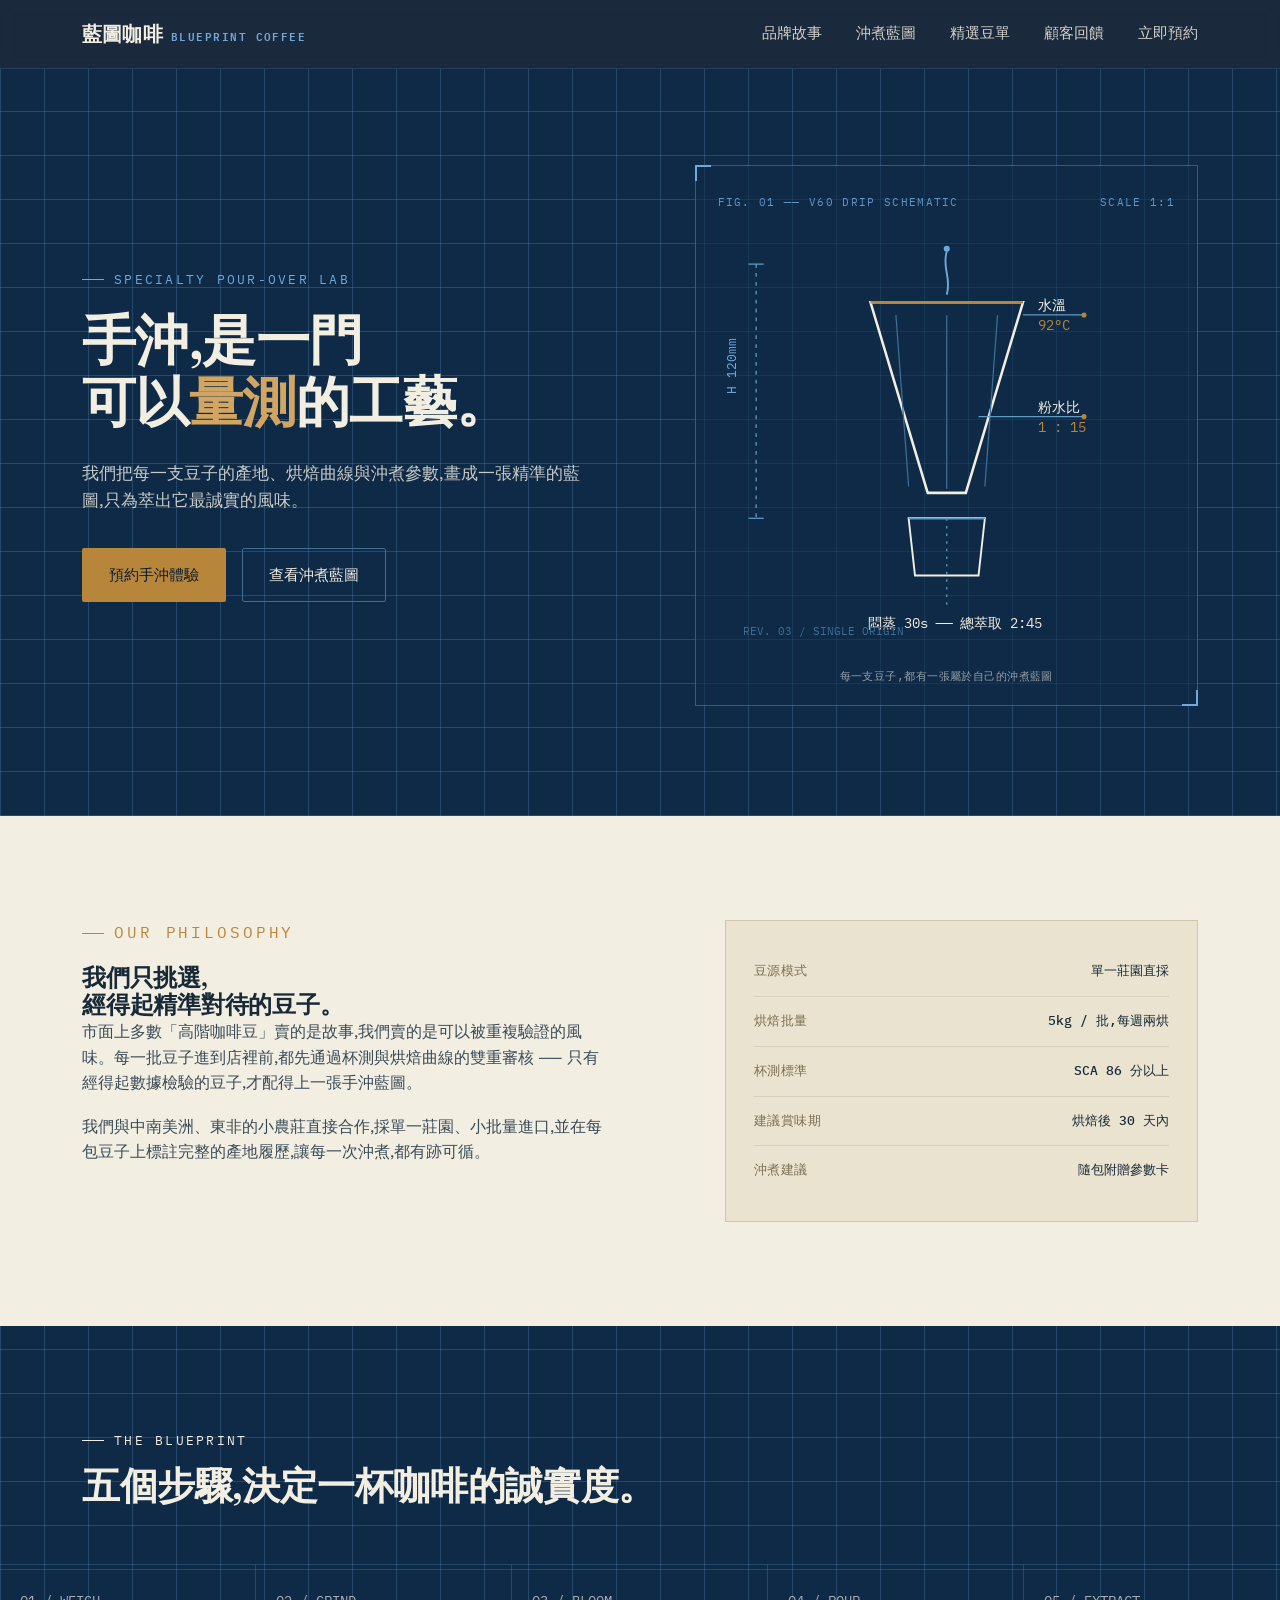
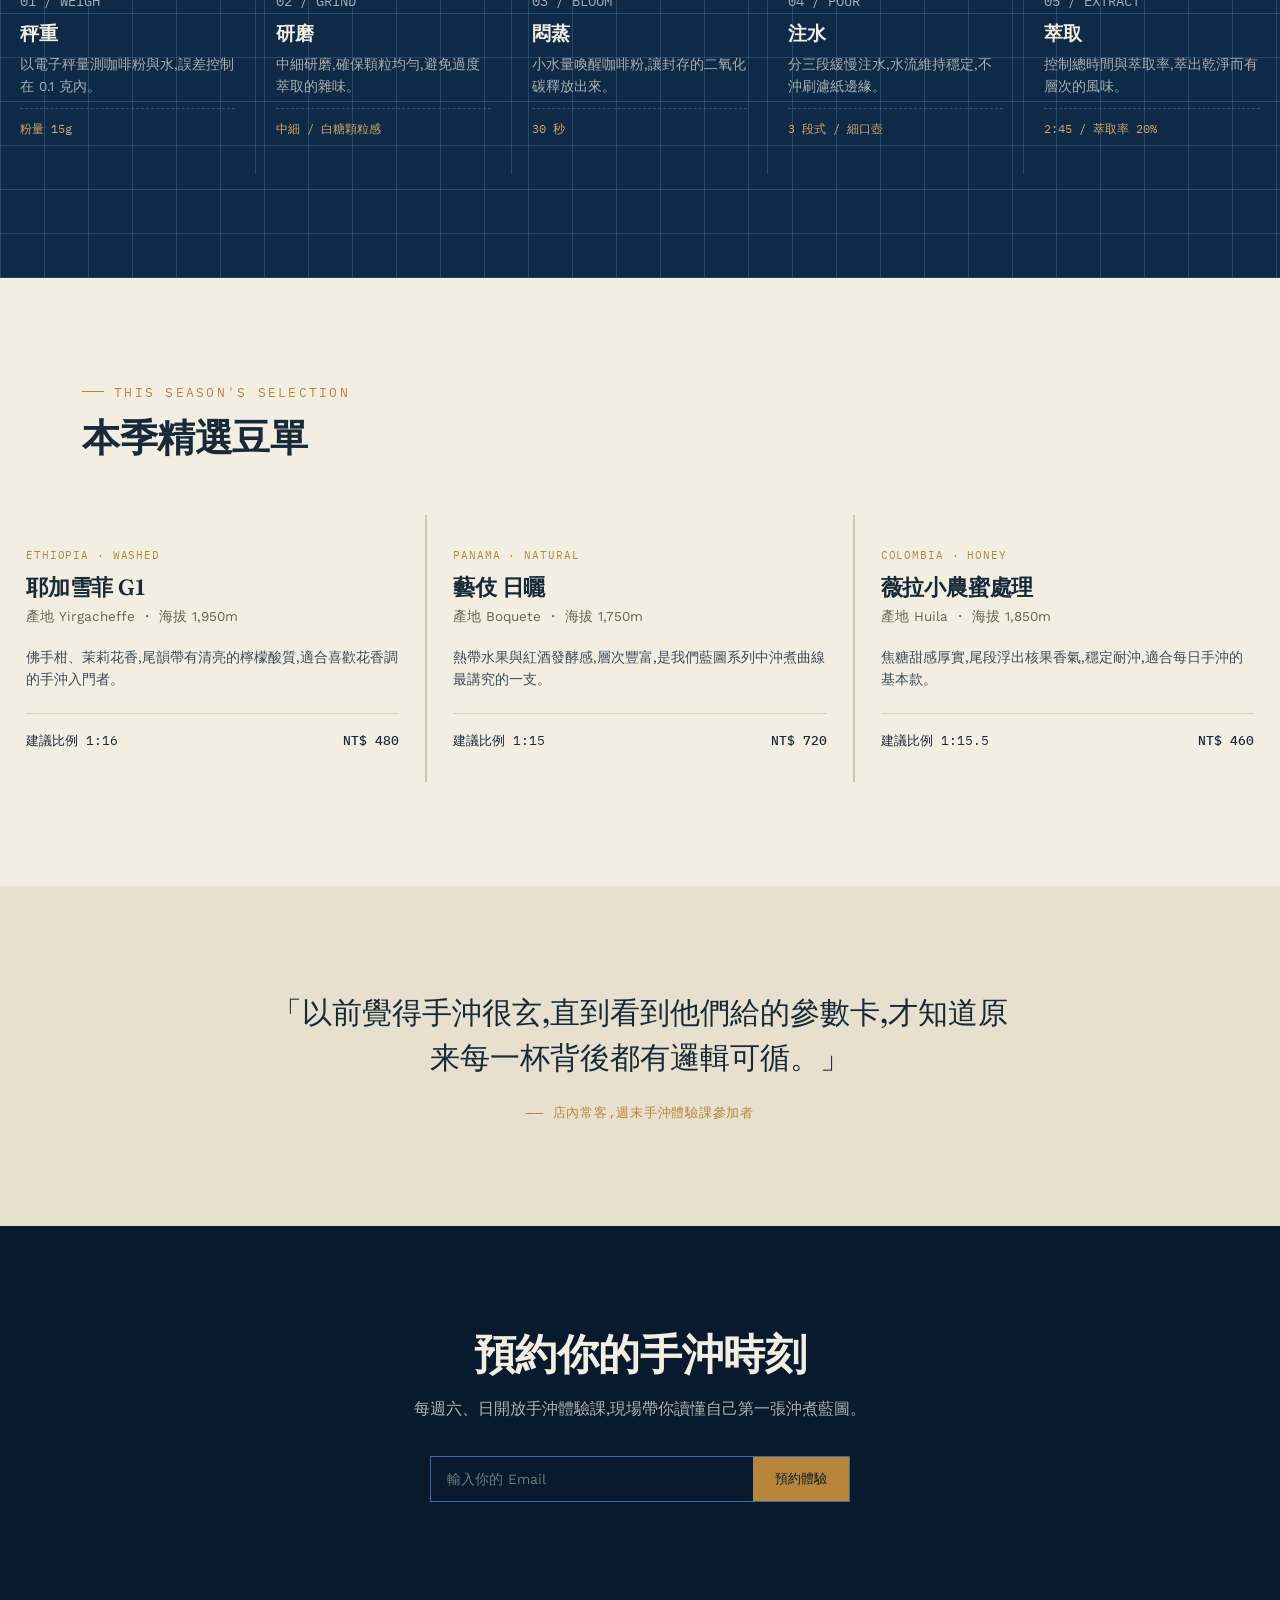
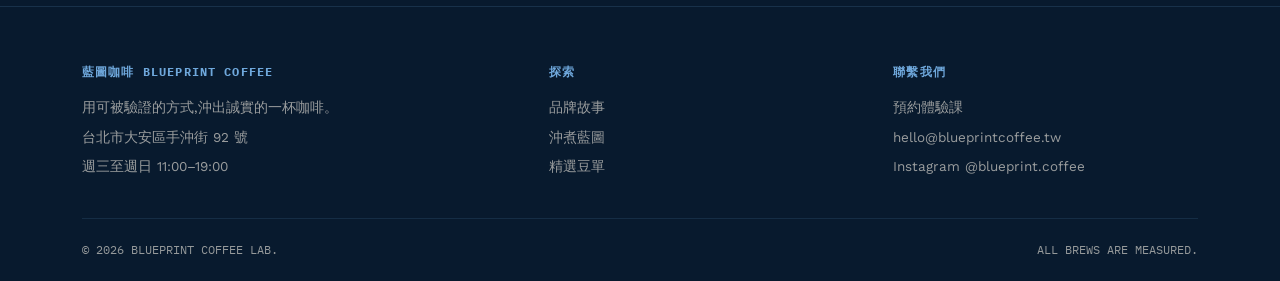
<file: docs/index.html>
<!DOCTYPE html>
<html lang="zh-Hant">
<head>
<meta charset="UTF-8">
<meta name="viewport" content="width=device-width, initial-scale=1.0">
<title>藍圖咖啡 Blueprint Coffee ── 精準手沖,誠實風味</title>
<link rel="preconnect" href="https://fonts.googleapis.com">
<link rel="preconnect" href="https://fonts.gstatic.com" crossorigin>
<link href="https://fonts.googleapis.com/css2?family=Fraunces:opsz,wght@9..144,400;9..144,500;9..144,600;9..144,700&family=Work+Sans:wght@300;400;500;600&family=IBM+Plex+Mono:wght@400;500&display=swap" rel="stylesheet">
<style>
  :root{
    --ink-black:#081A2E;
    --blueprint:#0E2A47;
    --blueprint-line:#3E6E96;
    --blueprint-line-soft:rgba(94,155,197,0.28);
    --paper:#F3EEE2;
    --paper-dim:#E7E0CE;
    --brass:#B8863B;
    --brass-light:#D2A662;
    --sky:#6FA8DC;
    --ink-on-paper:#182A38;
    --max-w:1180px;
  }

  *{margin:0;padding:0;box-sizing:border-box;}
  html{scroll-behavior:smooth;}
  body{
    font-family:'Work Sans', sans-serif;
    background:var(--paper);
    color:var(--ink-on-paper);
    line-height:1.6;
    -webkit-font-smoothing:antialiased;
  }
  a{color:inherit;text-decoration:none;}
  img,svg{display:block;max-width:100%;}
  .container{max-width:var(--max-w);margin:0 auto;padding:0 32px;}
  .eyebrow{
    font-family:'IBM Plex Mono', monospace;
    font-size:12.5px;
    letter-spacing:0.18em;
    text-transform:uppercase;
    display:flex;
    align-items:center;
    gap:10px;
  }
  .eyebrow::before{
    content:"";
    width:22px;height:1px;
    background:currentColor;
    display:inline-block;
  }
  h1,h2,h3{
    font-family:'Fraunces', serif;
    font-weight:600;
    line-height:1.15;
    letter-spacing:-0.01em;
  }
  .btn{
    display:inline-flex;
    align-items:center;
    gap:10px;
    padding:14px 26px;
    border-radius:2px;
    font-family:'Work Sans', sans-serif;
    font-size:15px;
    font-weight:500;
    border:1px solid transparent;
    cursor:pointer;
    transition:transform .25s ease, background .25s ease, border-color .25s ease, color .25s ease;
  }
  .btn:focus-visible{outline:2px solid var(--sky);outline-offset:3px;}
  .btn-primary{background:var(--brass);color:var(--ink-black);}
  .btn-primary:hover{background:var(--brass-light);transform:translateY(-1px);}
  .btn-ghost{border-color:var(--blueprint-line);color:var(--paper);}
  .btn-ghost:hover{border-color:var(--sky);color:var(--sky);}
  .btn-ghost.on-paper{border-color:var(--ink-on-paper);color:var(--ink-on-paper);}
  .btn-ghost.on-paper:hover{border-color:var(--brass);color:var(--brass);}

  /* ---------- NAV ---------- */
  header{
    position:sticky;top:0;z-index:50;
    background:rgba(8,26,46,0.92);
    backdrop-filter:blur(6px);
    border-bottom:1px solid rgba(94,155,197,0.2);
  }
  nav{
    max-width:var(--max-w);margin:0 auto;padding:18px 32px;
    display:flex;align-items:center;justify-content:space-between;
    color:var(--paper);
  }
  .logo{
    font-family:'Fraunces', serif;
    font-size:20px;font-weight:600;letter-spacing:0.01em;
    color:var(--paper);display:flex;align-items:baseline;gap:8px;
  }
  .logo span{
    font-family:'IBM Plex Mono', monospace;
    font-size:10.5px;letter-spacing:0.14em;color:var(--sky);
  }
  .nav-links{display:flex;gap:34px;font-size:14.5px;}
  .nav-links a{opacity:0.85;transition:opacity .2s;}
  .nav-links a:hover{opacity:1;color:var(--sky);}
  .nav-toggle{display:none;background:none;border:none;color:var(--paper);font-size:24px;cursor:pointer;}

  @media (max-width:860px){
    .nav-links{
      position:absolute;top:100%;left:0;right:0;
      background:var(--ink-black);
      flex-direction:column;gap:0;
      max-height:0;overflow:hidden;
      transition:max-height .3s ease;
    }
    .nav-links.open{max-height:320px;}
    .nav-links a{padding:16px 32px;border-top:1px solid rgba(94,155,197,0.15);}
    .nav-toggle{display:block;}
  }

  /* ---------- HERO ---------- */
  .hero{
    background:
      repeating-linear-gradient(0deg, var(--blueprint-line-soft) 0, var(--blueprint-line-soft) 1px, transparent 1px, transparent 44px),
      repeating-linear-gradient(90deg, var(--blueprint-line-soft) 0, var(--blueprint-line-soft) 1px, transparent 1px, transparent 44px),
      var(--blueprint);
    color:var(--paper);
    padding:96px 0 110px;
    position:relative;
    overflow:hidden;
  }
  .hero-grid{
    max-width:var(--max-w);margin:0 auto;padding:0 32px;
    display:grid;grid-template-columns:1.05fr 0.95fr;gap:56px;align-items:center;
  }
  .hero h1{font-size:clamp(34px,4.6vw,54px);margin:20px 0 26px;color:var(--paper);}
  .hero h1 em{font-style:normal;color:var(--brass-light);}
  .hero p.lede{font-size:17px;max-width:46ch;color:rgba(243,238,226,0.82);margin-bottom:34px;}
  .hero-cta{display:flex;gap:16px;flex-wrap:wrap;}
  .hero-eyebrow{color:var(--sky);margin-bottom:6px;}

  .blueprint-plate{
    position:relative;
    border:1px solid rgba(94,155,197,0.45);
    background:rgba(15,42,71,0.55);
    padding:28px 22px 20px;
  }
  .blueprint-plate::before,.blueprint-plate::after,
  .plate-corner-tl,.plate-corner-br{
    content:"";position:absolute;width:14px;height:14px;
    border-color:var(--sky);
  }
  .blueprint-plate::before{top:-1px;left:-1px;border-top:2px solid var(--sky);border-left:2px solid var(--sky);}
  .blueprint-plate::after{bottom:-1px;right:-1px;border-bottom:2px solid var(--sky);border-right:2px solid var(--sky);}
  .plate-label{
    font-family:'IBM Plex Mono', monospace;font-size:11px;letter-spacing:0.12em;
    color:var(--sky);display:flex;justify-content:space-between;margin-bottom:14px;opacity:0.85;
  }
  .plate-caption{
    font-family:'IBM Plex Mono', monospace;font-size:11px;color:rgba(243,238,226,0.6);
    text-align:center;margin-top:10px;letter-spacing:0.04em;
  }

  @media (max-width:900px){
    .hero-grid{grid-template-columns:1fr;}
    .hero{padding:64px 0 76px;}
  }

  /* ---------- SECTION SHARED ---------- */
  section{padding:104px 0;}
  .section-head{max-width:640px;margin-bottom:56px;}
  .section-head h2{font-size:clamp(26px,3.2vw,38px);margin-top:14px;}
  .on-dark{background:var(--ink-black);color:var(--paper);}
  .on-dark .eyebrow{color:var(--sky);}
  .on-paper .eyebrow{color:var(--brass);}

  /* ---------- ABOUT / SPEC SHEET ---------- */
  .about-grid{display:grid;grid-template-columns:1.1fr 0.9fr;gap:64px;align-items:start;}
  .about-grid p{font-size:16px;color:#3a4b58;max-width:52ch;margin-bottom:18px;}
  .spec-sheet{border:1px solid #cfc6ac;background:#EAE3D0;padding:26px 28px;}
  .spec-row{
    display:flex;justify-content:space-between;gap:20px;
    padding:14px 0;border-bottom:1px solid #d8d0b8;
    font-family:'IBM Plex Mono', monospace;font-size:13px;
  }
  .spec-row:last-child{border-bottom:none;}
  .spec-row dt{color:#7a6f52;letter-spacing:0.04em;}
  .spec-row dd{font-weight:500;color:var(--ink-on-paper);text-align:right;}

  @media (max-width:860px){ .about-grid{grid-template-columns:1fr;} }

  /* ---------- PROCESS BLUEPRINT ---------- */
  .process{
    background:
      repeating-linear-gradient(0deg, var(--blueprint-line-soft) 0, var(--blueprint-line-soft) 1px, transparent 1px, transparent 44px),
      repeating-linear-gradient(90deg, var(--blueprint-line-soft) 0, var(--blueprint-line-soft) 1px, transparent 1px, transparent 44px),
      var(--blueprint);
    color:var(--paper);
  }
  .steps{
    display:grid;grid-template-columns:repeat(5,1fr);gap:0;
    border-top:1px solid var(--blueprint-line-soft);
  }
  .step{
    padding:26px 20px;border-right:1px solid var(--blueprint-line-soft);position:relative;
  }
  .step:last-child{border-right:none;}
  .step-index{font-family:'IBM Plex Mono', monospace;font-size:12px;color:var(--sky);margin-bottom:14px;}
  .step h3{font-size:19px;color:var(--paper);margin-bottom:10px;font-weight:600;}
  .step p{font-size:13.5px;color:rgba(243,238,226,0.68);margin-bottom:10px;}
  .step .metric{
    font-family:'IBM Plex Mono', monospace;font-size:12px;color:var(--brass-light);
    border-top:1px dashed rgba(94,155,197,0.4);padding-top:10px;
  }
  @media (max-width:960px){
    .steps{grid-template-columns:1fr 1fr;}
    .step{border-right:1px solid var(--blueprint-line-soft);border-bottom:1px solid var(--blueprint-line-soft);}
    .step:nth-child(2n){border-right:none;}
  }
  @media (max-width:560px){
    .steps{grid-template-columns:1fr;}
    .step{border-right:none;}
  }

  /* ---------- BEANS ---------- */
  .bean-grid{display:grid;grid-template-columns:repeat(3,1fr);gap:2px;background:#cfc6ac;}
  .bean-card{
    background:var(--paper);padding:32px 26px;position:relative;
    display:flex;flex-direction:column;height:100%;
  }
  .bean-tag{
    font-family:'IBM Plex Mono', monospace;font-size:11px;color:var(--brass);
    letter-spacing:0.08em;margin-bottom:10px;
  }
  .bean-card h3{font-size:22px;margin-bottom:6px;}
  .bean-origin{font-size:13.5px;color:#6b6250;margin-bottom:18px;}
  .bean-notes{font-size:14px;color:#3a4b58;margin-bottom:22px;flex-grow:1;}
  .bean-meta{
    display:flex;justify-content:space-between;align-items:center;
    border-top:1px solid #d8d0b8;padding-top:16px;
    font-family:'IBM Plex Mono', monospace;font-size:12.5px;
  }
  .bean-price{color:var(--ink-on-paper);font-weight:500;}
  @media (max-width:900px){ .bean-grid{grid-template-columns:1fr 1fr;} }
  @media (max-width:600px){ .bean-grid{grid-template-columns:1fr;} }

  /* ---------- QUOTE ---------- */
  .quote-section{background:var(--paper-dim);}
  .quote-wrap{max-width:760px;margin:0 auto;text-align:center;}
  blockquote{
    font-family:'Fraunces', serif;font-size:clamp(22px,2.6vw,30px);
    font-weight:500;line-height:1.5;color:var(--ink-on-paper);margin-bottom:22px;
  }
  .quote-attr{font-family:'IBM Plex Mono', monospace;font-size:12.5px;color:var(--brass);letter-spacing:0.06em;}

  /* ---------- CTA / FOOTER ---------- */
  .cta-section{background:var(--ink-black);color:var(--paper);text-align:center;}
  .cta-section h2{font-size:clamp(28px,3.6vw,42px);margin-bottom:18px;}
  .cta-section p{color:rgba(243,238,226,0.72);max-width:48ch;margin:0 auto 34px;}
  .cta-form{
    display:flex;max-width:420px;margin:0 auto;gap:0;border:1px solid var(--blueprint-line);
  }
  .cta-form input{
    flex:1;background:transparent;border:none;padding:14px 16px;
    color:var(--paper);font-family:'Work Sans', sans-serif;font-size:14px;
  }
  .cta-form input::placeholder{color:rgba(243,238,226,0.45);}
  .cta-form input:focus{outline:none;}
  .cta-form button{
    background:var(--brass);color:var(--ink-black);border:none;
    padding:0 22px;font-weight:500;cursor:pointer;font-family:'Work Sans', sans-serif;
    transition:background .2s;
  }
  .cta-form button:hover{background:var(--brass-light);}

  footer{background:var(--ink-black);border-top:1px solid rgba(94,155,197,0.18);color:rgba(243,238,226,0.6);}
  .footer-grid{
    display:grid;grid-template-columns:1.4fr 1fr 1fr;gap:40px;padding:56px 0 32px;
    font-size:13.5px;
  }
  .footer-grid h4{
    font-family:'IBM Plex Mono', monospace;font-size:11.5px;letter-spacing:0.1em;
    color:var(--sky);margin-bottom:16px;text-transform:uppercase;
  }
  .footer-grid p, .footer-grid a{display:block;margin-bottom:8px;color:rgba(243,238,226,0.62);}
  .footer-grid a:hover{color:var(--paper);}
  .footer-bottom{
    border-top:1px solid rgba(94,155,197,0.15);padding:22px 0;
    font-family:'IBM Plex Mono', monospace;font-size:11.5px;
    display:flex;justify-content:space-between;flex-wrap:wrap;gap:10px;
  }
  @media (max-width:700px){ .footer-grid{grid-template-columns:1fr;} }

  /* ---------- REVEAL ---------- */
  .reveal{opacity:0;transform:translateY(18px);transition:opacity .7s ease, transform .7s ease;}
  .reveal.in{opacity:1;transform:translateY(0);}
  @media (prefers-reduced-motion: reduce){
    .reveal{opacity:1;transform:none;transition:none;}
    html{scroll-behavior:auto;}
  }
</style>
</head>
<body>

<header>
  <nav>
    <a href="#top" class="logo">藍圖咖啡<span>BLUEPRINT COFFEE</span></a>
    <button class="nav-toggle" id="navToggle" aria-label="開啟選單" aria-expanded="false">☰</button>
    <div class="nav-links" id="navLinks">
      <a href="#about">品牌故事</a>
      <a href="#process">沖煮藍圖</a>
      <a href="#beans">精選豆單</a>
      <a href="#quote">顧客回饋</a>
      <a href="#cta">立即預約</a>
    </div>
  </nav>
</header>

<section class="hero" id="top">
  <div class="hero-grid">
    <div>
      <p class="eyebrow hero-eyebrow">SPECIALTY POUR-OVER LAB</p>
      <h1>手沖,是一門<br>可以<em>量測</em>的工藝。</h1>
      <p class="lede">我們把每一支豆子的產地、烘焙曲線與沖煮參數,畫成一張精準的藍圖,只為萃出它最誠實的風味。</p>
      <div class="hero-cta">
        <a href="#cta" class="btn btn-primary">預約手沖體驗</a>
        <a href="#process" class="btn btn-ghost">查看沖煮藍圖</a>
      </div>
    </div>

    <div class="blueprint-plate reveal">
      <div class="plate-label"><span>FIG. 01 ── V60 DRIP SCHEMATIC</span><span>SCALE 1:1</span></div>
      <svg viewBox="0 0 360 340" xmlns="http://www.w3.org/2000/svg" role="img" aria-label="V60 手沖濾杯示意圖,標註水溫、粉水比、悶蒸與總萃取時間">
        <!-- dimension lines -->
        <line x1="30" y1="30" x2="30" y2="230" stroke="#5E9BC5" stroke-width="1" stroke-dasharray="3 4"/>
        <line x1="24" y1="30" x2="36" y2="30" stroke="#5E9BC5" stroke-width="1"/>
        <line x1="24" y1="230" x2="36" y2="230" stroke="#5E9BC5" stroke-width="1"/>
        <text x="14" y="132" fill="#6FA8DC" font-size="10" font-family="IBM Plex Mono, monospace" transform="rotate(-90 14 132)">H 120mm</text>

        <!-- dripper cone -->
        <path d="M120 60 L240 60 L195 210 L165 210 Z" fill="none" stroke="#F3EEE2" stroke-width="2"/>
        <path d="M120 60 L240 60" stroke="#B8863B" stroke-width="2"/>
        <!-- ribs -->
        <line x1="140" y1="70" x2="150" y2="205" stroke="#3E6E96" stroke-width="1"/>
        <line x1="180" y1="70" x2="180" y2="207" stroke="#3E6E96" stroke-width="1"/>
        <line x1="220" y1="70" x2="210" y2="205" stroke="#3E6E96" stroke-width="1"/>

        <!-- server -->
        <path d="M150 230 L210 230 L205 275 L155 275 Z" fill="none" stroke="#F3EEE2" stroke-width="1.5"/>
        <line x1="150" y1="230" x2="210" y2="230" stroke="#5E9BC5" stroke-width="1"/>

        <!-- pour line + droplets -->
        <path d="M180 20 C176 34, 184 40, 180 54" stroke="#6FA8DC" stroke-width="1.5" fill="none"/>
        <circle cx="180" cy="18" r="2.4" fill="#6FA8DC"/>

        <!-- annotation callouts -->
        <line x1="240" y1="70" x2="288" y2="70" stroke="#5E9BC5" stroke-width="1"/>
        <circle cx="288" cy="70" r="2" fill="#B8863B"/>
        <text x="252" y="66" fill="#F3EEE2" font-size="11" font-family="IBM Plex Mono, monospace">水溫</text>
        <text x="252" y="82" fill="#B8863B" font-size="11" font-family="IBM Plex Mono, monospace">92°C</text>

        <line x1="205" y1="150" x2="288" y2="150" stroke="#5E9BC5" stroke-width="1"/>
        <circle cx="288" cy="150" r="2" fill="#B8863B"/>
        <text x="252" y="146" fill="#F3EEE2" font-size="11" font-family="IBM Plex Mono, monospace">粉水比</text>
        <text x="252" y="162" fill="#B8863B" font-size="11" font-family="IBM Plex Mono, monospace">1 : 15</text>

        <line x1="180" y1="230" x2="180" y2="300" stroke="#5E9BC5" stroke-width="1" stroke-dasharray="2 4"/>
        <text x="118" y="316" fill="#F3EEE2" font-size="11" font-family="IBM Plex Mono, monospace">悶蒸 30s ── 總萃取 2:45</text>

        <!-- corner tick -->
        <text x="20" y="322" fill="#3E6E96" font-size="9" font-family="IBM Plex Mono, monospace">REV. 03 / SINGLE ORIGIN</text>
      </svg>
      <p class="plate-caption">每一支豆子,都有一張屬於自己的沖煮藍圖</p>
    </div>
  </div>
</section>

<section class="on-paper" id="about">
  <div class="container">
    <div class="about-grid">
      <div class="reveal">
        <p class="eyebrow">OUR PHILOSOPHY</p>
        <h2>我們只挑選,<br>經得起精準對待的豆子。</h2>
        <p>市面上多數「高階咖啡豆」賣的是故事,我們賣的是可以被重複驗證的風味。每一批豆子進到店裡前,都先通過杯測與烘焙曲線的雙重審核 ── 只有經得起數據檢驗的豆子,才配得上一張手沖藍圖。</p>
        <p>我們與中南美洲、東非的小農莊直接合作,採單一莊園、小批量進口,並在每包豆子上標註完整的產地履歷,讓每一次沖煮,都有跡可循。</p>
      </div>
      <dl class="spec-sheet reveal">
        <div class="spec-row"><dt>豆源模式</dt><dd>單一莊園直採</dd></div>
        <div class="spec-row"><dt>烘焙批量</dt><dd>5kg / 批,每週兩烘</dd></div>
        <div class="spec-row"><dt>杯測標準</dt><dd>SCA 86 分以上</dd></div>
        <div class="spec-row"><dt>建議賞味期</dt><dd>烘焙後 30 天內</dd></div>
        <div class="spec-row"><dt>沖煮建議</dt><dd>隨包附贈參數卡</dd></div>
      </dl>
    </div>
  </div>
</section>

<section class="process" id="process">
  <div class="container">
    <div class="section-head reveal">
      <p class="eyebrow">THE BLUEPRINT</p>
      <h2>五個步驟,決定一杯咖啡的誠實度。</h2>
    </div>
  </div>
  <div class="steps reveal">
    <div class="step">
      <p class="step-index">01 / WEIGH</p>
      <h3>秤重</h3>
      <p>以電子秤量測咖啡粉與水,誤差控制在 0.1 克內。</p>
      <p class="metric">粉量 15g</p>
    </div>
    <div class="step">
      <p class="step-index">02 / GRIND</p>
      <h3>研磨</h3>
      <p>中細研磨,確保顆粒均勻,避免過度萃取的雜味。</p>
      <p class="metric">中細 / 白糖顆粒感</p>
    </div>
    <div class="step">
      <p class="step-index">03 / BLOOM</p>
      <h3>悶蒸</h3>
      <p>小水量喚醒咖啡粉,讓封存的二氧化碳釋放出來。</p>
      <p class="metric">30 秒</p>
    </div>
    <div class="step">
      <p class="step-index">04 / POUR</p>
      <h3>注水</h3>
      <p>分三段緩慢注水,水流維持穩定,不沖刷濾紙邊緣。</p>
      <p class="metric">3 段式 / 細口壺</p>
    </div>
    <div class="step">
      <p class="step-index">05 / EXTRACT</p>
      <h3>萃取</h3>
      <p>控制總時間與萃取率,萃出乾淨而有層次的風味。</p>
      <p class="metric">2:45 / 萃取率 20%</p>
    </div>
  </div>
</section>

<section class="on-paper" id="beans">
  <div class="container">
    <div class="section-head reveal">
      <p class="eyebrow">THIS SEASON'S SELECTION</p>
      <h2>本季精選豆單</h2>
    </div>
  </div>
  <div class="bean-grid reveal">
    <div class="bean-card">
      <p class="bean-tag">ETHIOPIA · WASHED</p>
      <h3>耶加雪菲 G1</h3>
      <p class="bean-origin">產地 Yirgacheffe ・ 海拔 1,950m</p>
      <p class="bean-notes">佛手柑、茉莉花香,尾韻帶有清亮的檸檬酸質,適合喜歡花香調的手沖入門者。</p>
      <div class="bean-meta"><span>建議比例 1:16</span><span class="bean-price">NT$ 480</span></div>
    </div>
    <div class="bean-card">
      <p class="bean-tag">PANAMA · NATURAL</p>
      <h3>藝伎 日曬</h3>
      <p class="bean-origin">產地 Boquete ・ 海拔 1,750m</p>
      <p class="bean-notes">熱帶水果與紅酒發酵感,層次豐富,是我們藍圖系列中沖煮曲線最講究的一支。</p>
      <div class="bean-meta"><span>建議比例 1:15</span><span class="bean-price">NT$ 720</span></div>
    </div>
    <div class="bean-card">
      <p class="bean-tag">COLOMBIA · HONEY</p>
      <h3>薇拉小農蜜處理</h3>
      <p class="bean-origin">產地 Huila ・ 海拔 1,850m</p>
      <p class="bean-notes">焦糖甜感厚實,尾段浮出核果香氣,穩定耐沖,適合每日手沖的基本款。</p>
      <div class="bean-meta"><span>建議比例 1:15.5</span><span class="bean-price">NT$ 460</span></div>
    </div>
  </div>
</section>

<section class="quote-section" id="quote">
  <div class="container">
    <div class="quote-wrap reveal">
      <blockquote>「以前覺得手沖很玄,直到看到他們給的參數卡,才知道原来每一杯背後都有邏輯可循。」</blockquote>
      <p class="quote-attr">── 店內常客,週末手沖體驗課參加者</p>
    </div>
  </div>
</section>

<section class="cta-section" id="cta">
  <div class="container">
    <h2 class="reveal">預約你的手沖時刻</h2>
    <p class="reveal">每週六、日開放手沖體驗課,現場帶你讀懂自己第一張沖煮藍圖。</p>
    <form class="cta-form reveal" onsubmit="event.preventDefault(); this.querySelector('button').textContent='已收到,我們會盡快聯繫';">
      <input type="email" placeholder="輸入你的 Email" required aria-label="Email">
      <button type="submit">預約體驗</button>
    </form>
  </div>
</section>

<footer>
  <div class="container">
    <div class="footer-grid">
      <div>
        <h4>藍圖咖啡 BLUEPRINT COFFEE</h4>
        <p>用可被驗證的方式,沖出誠實的一杯咖啡。</p>
        <p>台北市大安區手沖街 92 號</p>
        <p>週三至週日 11:00–19:00</p>
      </div>
      <div>
        <h4>探索</h4>
        <a href="#about">品牌故事</a>
        <a href="#process">沖煮藍圖</a>
        <a href="#beans">精選豆單</a>
      </div>
      <div>
        <h4>聯繫我們</h4>
        <a href="#cta">預約體驗課</a>
        <a href="mailto:hello@blueprintcoffee.tw">hello@blueprintcoffee.tw</a>
        <a href="#top">Instagram @blueprint.coffee</a>
      </div>
    </div>
    <div class="footer-bottom">
      <span>© 2026 BLUEPRINT COFFEE LAB.</span>
      <span>ALL BREWS ARE MEASURED.</span>
    </div>
  </div>
</footer>

<script>
  // mobile nav toggle
  const navToggle = document.getElementById('navToggle');
  const navLinks = document.getElementById('navLinks');
  navToggle.addEventListener('click', () => {
    const isOpen = navLinks.classList.toggle('open');
    navToggle.setAttribute('aria-expanded', isOpen);
  });
  navLinks.querySelectorAll('a').forEach(a => a.addEventListener('click', () => {
    navLinks.classList.remove('open');
    navToggle.setAttribute('aria-expanded', 'false');
  }));

  // scroll reveal
  const prefersReduced = window.matchMedia('(prefers-reduced-motion: reduce)').matches;
  if (!prefersReduced && 'IntersectionObserver' in window) {
    const io = new IntersectionObserver((entries) => {
      entries.forEach(entry => {
        if (entry.isIntersecting) {
          entry.target.classList.add('in');
          io.unobserve(entry.target);
        }
      });
    }, { threshold: 0.15 });
    document.querySelectorAll('.reveal').forEach(el => io.observe(el));
  } else {
    document.querySelectorAll('.reveal').forEach(el => el.classList.add('in'));
  }
</script>

</body>
</html>
</file>
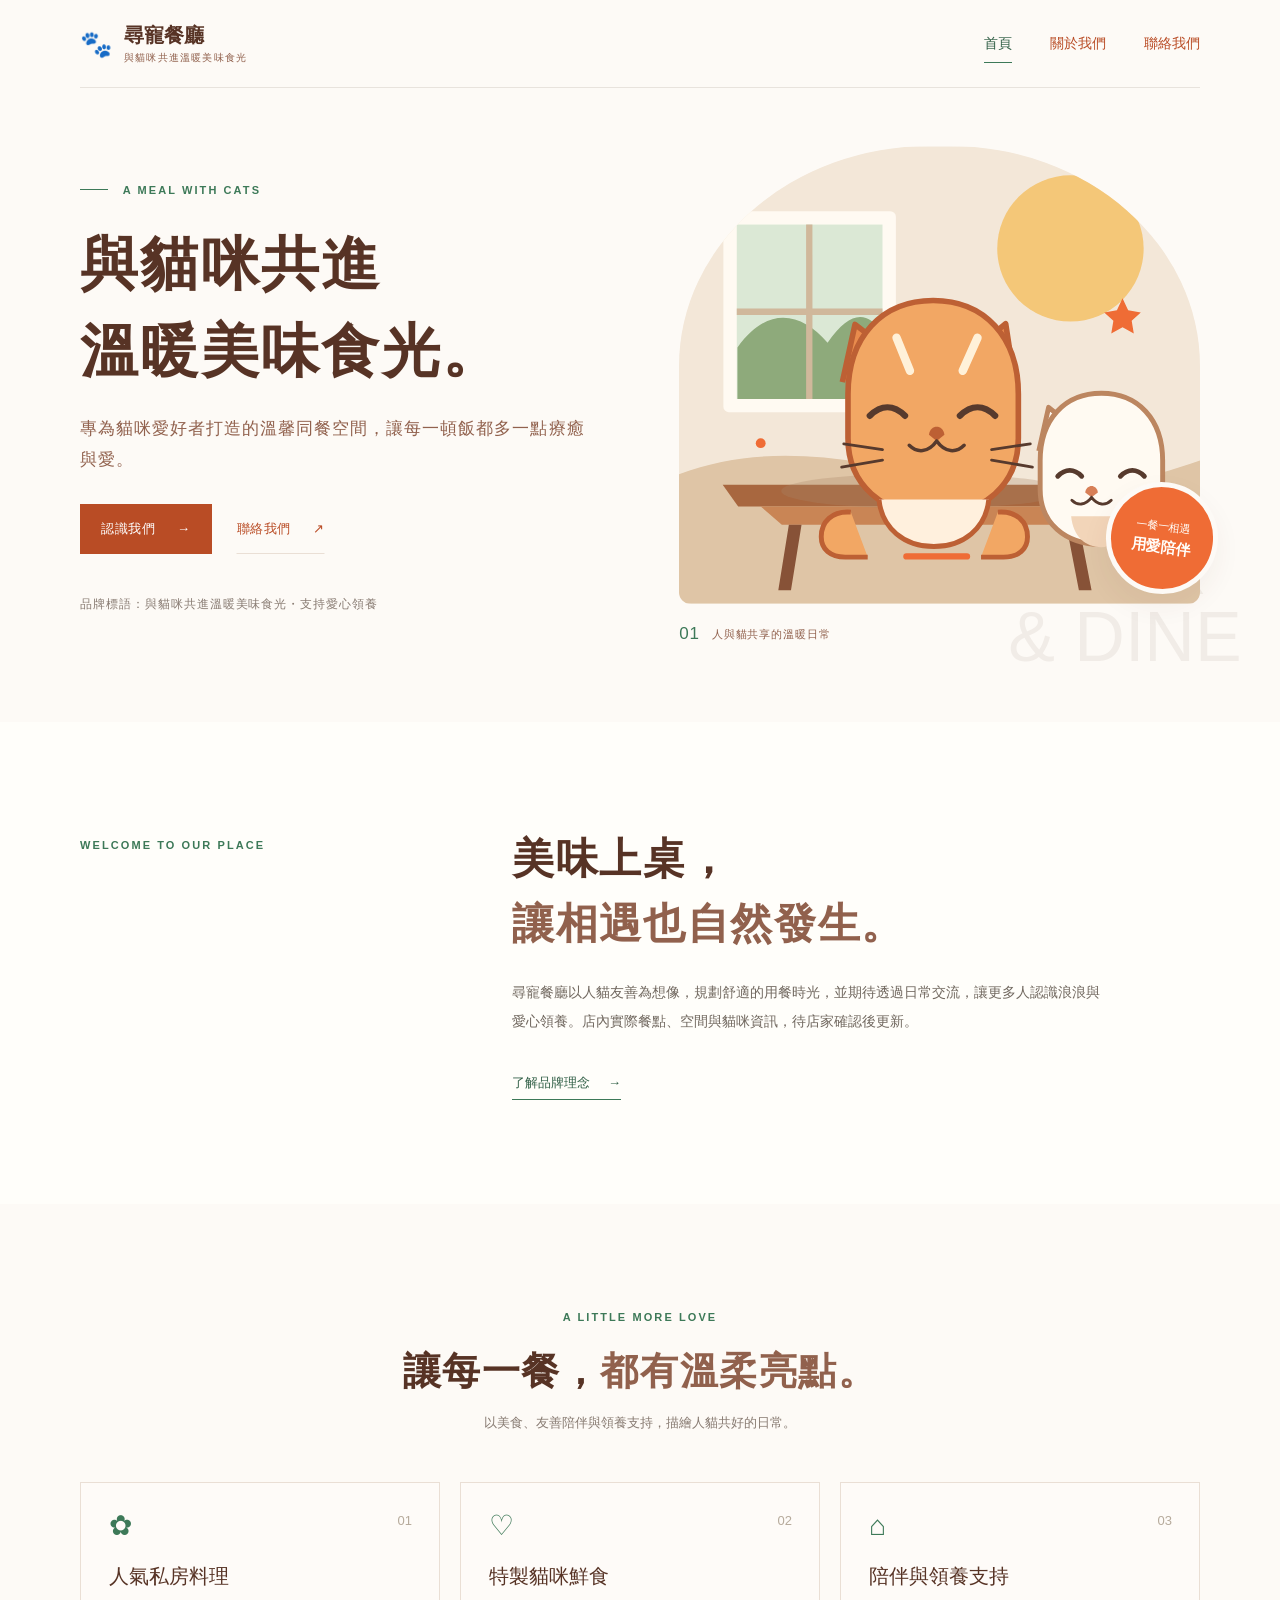
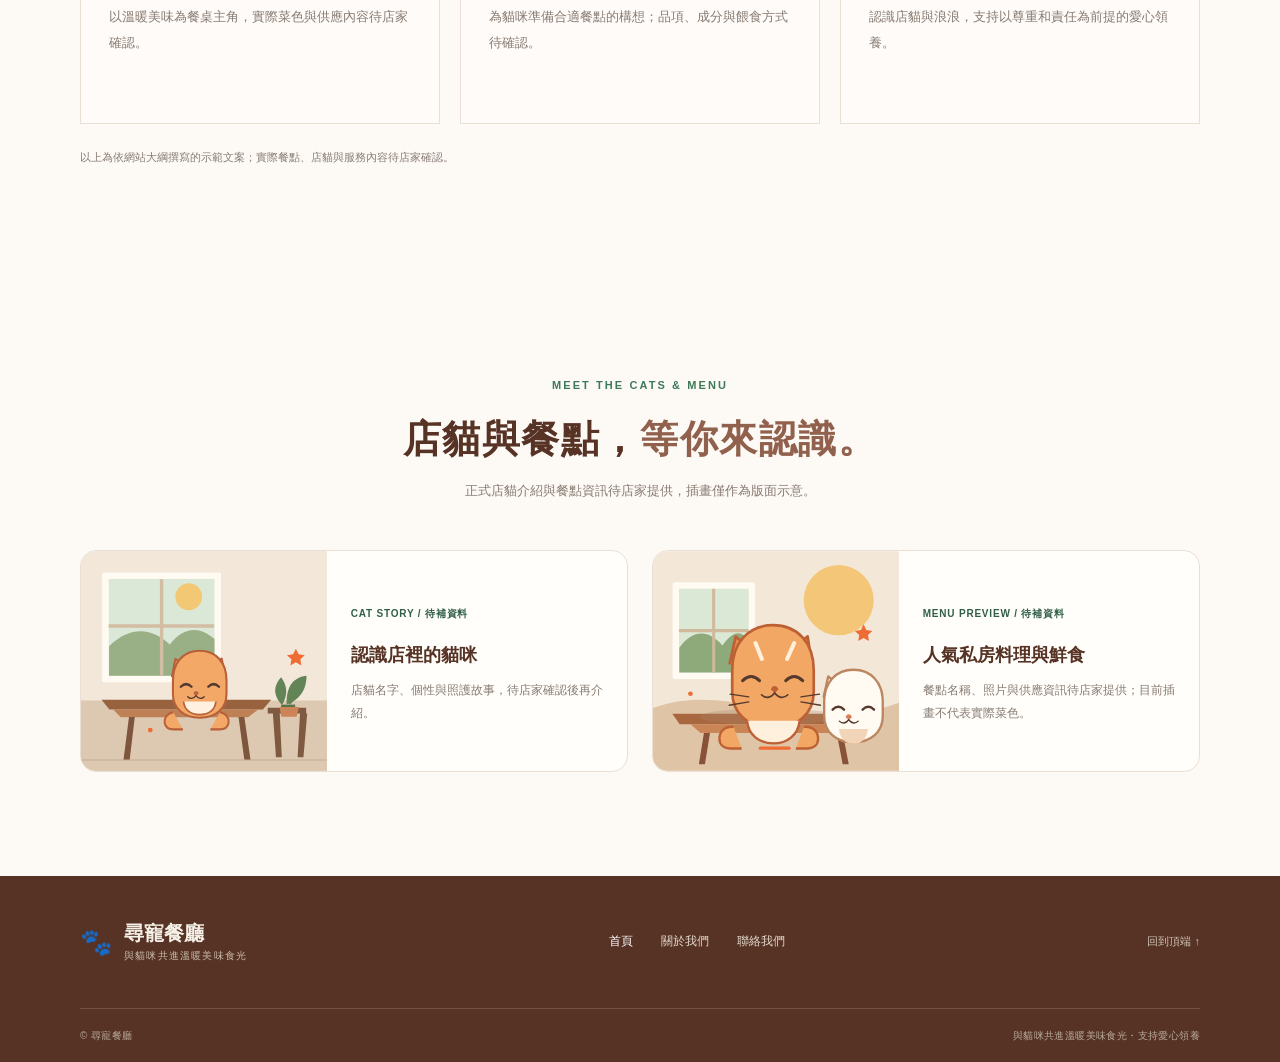
<file: pages/index.html>
<!doctype html>
<html lang="zh-Hant">
<head>
  <meta charset="utf-8">
  <meta name="viewport" content="width=device-width, initial-scale=1">
  <meta name="theme-color" content="#fdfaf6">
  <meta name="description" content="尋寵餐廳，與貓咪共進溫暖美味食光，支持愛心領養。">
  <title>尋寵餐廳｜與貓咪共進溫暖美味食光</title>
  <link rel="stylesheet" href="assets/css/site.css">
  <script src="assets/js/site.js" defer></script>
</head>
<body>
  <a class="skip-link" href="#main">跳至主要內容</a>
  <header class="site-header">
    <div class="container header-inner">
      <a class="brand" href="index.html" aria-label="尋寵餐廳，回到首頁">
        <span class="brand-mark" aria-hidden="true">🐾</span>
        <span class="brand-name">尋寵餐廳<span class="brand-tagline">與貓咪共進溫暖美味食光</span></span>
      </a>
      <button class="menu-toggle" type="button" aria-expanded="false" aria-controls="primary-navigation">
        <span class="menu-toggle-label">選單</span>
        <span class="menu-toggle-icon" aria-hidden="true"><span></span><span></span></span>
      </button>
      <nav class="site-nav" id="primary-navigation" aria-label="主要導覽">
        <a href="index.html" aria-current="page">首頁</a>
        <a href="about.html">關於我們</a>
        <a href="contact.html">聯絡我們</a>
      </nav>
    </div>
  </header>

  <main id="main">
    <section class="hero">
      <div class="container hero-grid">
        <div class="hero-copy">
          <p class="eyebrow"><span class="eyebrow-line"></span> A MEAL WITH CATS</p>
          <h1>與貓咪共進<br>溫暖美味食光。</h1>
          <p class="hero-intro">專為貓咪愛好者打造的溫馨同餐空間，讓每一頓飯都多一點療癒與愛。</p>
          <div class="button-row">
            <a class="button button-primary" href="about.html">認識我們 <span aria-hidden="true">→</span></a>
            <a class="button button-text" href="contact.html">聯絡我們 <span aria-hidden="true">↗</span></a>
          </div>
          <p class="hero-note">品牌標語：與貓咪共進溫暖美味食光・支持愛心領養</p>
        </div>
        <figure class="hero-image">
          <img src="assets/images/cat-hero.svg" alt="橘白貓與虎斑貓在溫暖餐桌旁陪伴用餐的插畫">
          <figcaption class="image-caption"><span>01</span> 人與貓共享的溫暖日常</figcaption>
          <span class="hero-badge">一餐一相遇<br><strong>用愛陪伴</strong></span>
        </figure>
      </div>
      <span class="hero-decoration" aria-hidden="true">PURR<br>&amp; DINE</span>
    </section>

    <section class="intro-section section-space">
      <div class="container intro-grid">
        <p class="eyebrow">WELCOME TO OUR PLACE</p>
        <div>
          <h2>美味上桌，<br><span class="text-muted">讓相遇也自然發生。</span></h2>
          <p class="body-copy">尋寵餐廳以人貓友善為想像，規劃舒適的用餐時光，並期待透過日常交流，讓更多人認識浪浪與愛心領養。店內實際餐點、空間與貓咪資訊，待店家確認後更新。</p>
          <a class="underlined-link" href="about.html">了解品牌理念 <span aria-hidden="true">→</span></a>
        </div>
      </div>
    </section>

    <section class="features-section section-space">
      <div class="container">
        <div class="section-heading">
          <p class="eyebrow">A LITTLE MORE LOVE</p>
          <h2>讓每一餐，<span class="text-muted">都有溫柔亮點。</span></h2>
          <p>以美食、友善陪伴與領養支持，描繪人貓共好的日常。</p>
        </div>
        <div class="feature-grid">
          <article class="feature-card">
            <span class="feature-number">01</span>
            <span class="feature-icon" aria-hidden="true">✿</span>
            <h3>人氣私房料理</h3>
            <p>以溫暖美味為餐桌主角，實際菜色與供應內容待店家確認。</p>
          </article>
          <article class="feature-card">
            <span class="feature-number">02</span>
            <span class="feature-icon" aria-hidden="true">♡</span>
            <h3>特製貓咪鮮食</h3>
            <p>為貓咪準備合適餐點的構想；品項、成分與餵食方式待確認。</p>
          </article>
          <article class="feature-card">
            <span class="feature-number">03</span>
            <span class="feature-icon" aria-hidden="true">⌂</span>
            <h3>陪伴與領養支持</h3>
            <p>認識店貓與浪浪，支持以尊重和責任為前提的愛心領養。</p>
          </article>
        </div>
        <p class="sample-note">以上為依網站大綱撰寫的示範文案；實際餐點、店貓與服務內容待店家確認。</p>
      </div>
    </section>

    <section class="preview-section section-space">
      <div class="container">
        <div class="section-heading">
          <p class="eyebrow">MEET THE CATS &amp; MENU</p>
          <h2>店貓與餐點，<span class="text-muted">等你來認識。</span></h2>
          <p>正式店貓介紹與餐點資訊待店家提供，插畫僅作為版面示意。</p>
        </div>
        <div class="preview-grid">
          <article class="preview-card">
            <img src="assets/images/cat-corner.svg" alt="窗邊貓咪插畫，作為店貓介紹區的示意圖">
            <div class="preview-card-copy">
              <span class="preview-label">CAT STORY / 待補資料</span>
              <h3>認識店裡的貓咪</h3>
              <p>店貓名字、個性與照護故事，待店家確認後再介紹。</p>
            </div>
          </article>
          <article class="preview-card">
            <img src="assets/images/cat-hero.svg" alt="貓咪陪伴用餐的插畫，作為餐點預覽區的示意圖">
            <div class="preview-card-copy">
              <span class="preview-label">MENU PREVIEW / 待補資料</span>
              <h3>人氣私房料理與鮮食</h3>
              <p>餐點名稱、照片與供應資訊待店家提供；目前插畫不代表實際菜色。</p>
            </div>
          </article>
        </div>
      </div>
    </section>
  </main>

  <footer class="site-footer">
    <div class="container footer-main">
      <a class="brand footer-brand" href="index.html" aria-label="尋寵餐廳，回到首頁">
        <span class="brand-mark" aria-hidden="true">🐾</span>
        <span class="brand-name">尋寵餐廳<span class="brand-tagline">與貓咪共進溫暖美味食光</span></span>
      </a>
      <nav class="footer-nav" aria-label="頁尾導覽">
        <a href="index.html" aria-current="page">首頁</a>
        <a href="about.html">關於我們</a>
        <a href="contact.html">聯絡我們</a>
      </nav>
      <a class="footer-top" href="#main">回到頂端 ↑</a>
    </div>
    <div class="container footer-bottom">
      <span>© 尋寵餐廳</span>
      <span>與貓咪共進溫暖美味食光・支持愛心領養</span>
    </div>
  </footer>
</body>
</html>
</file>
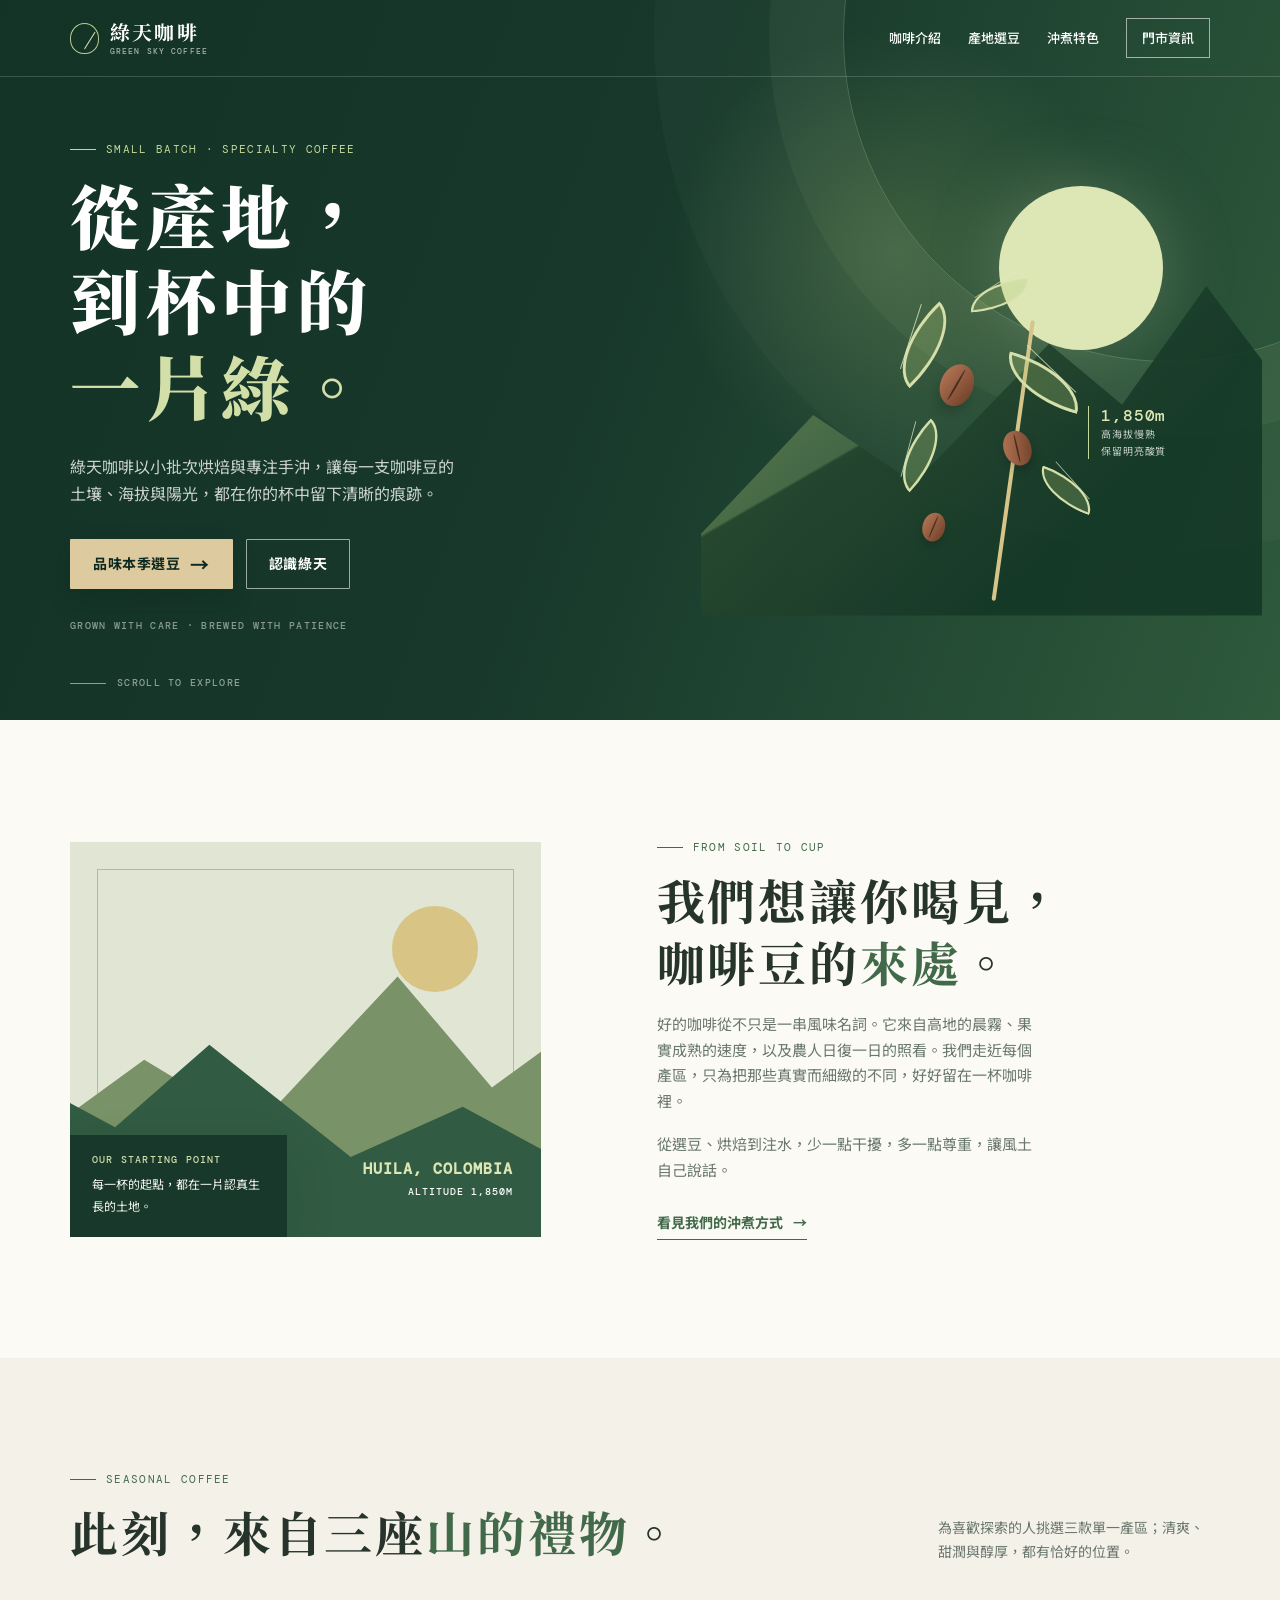
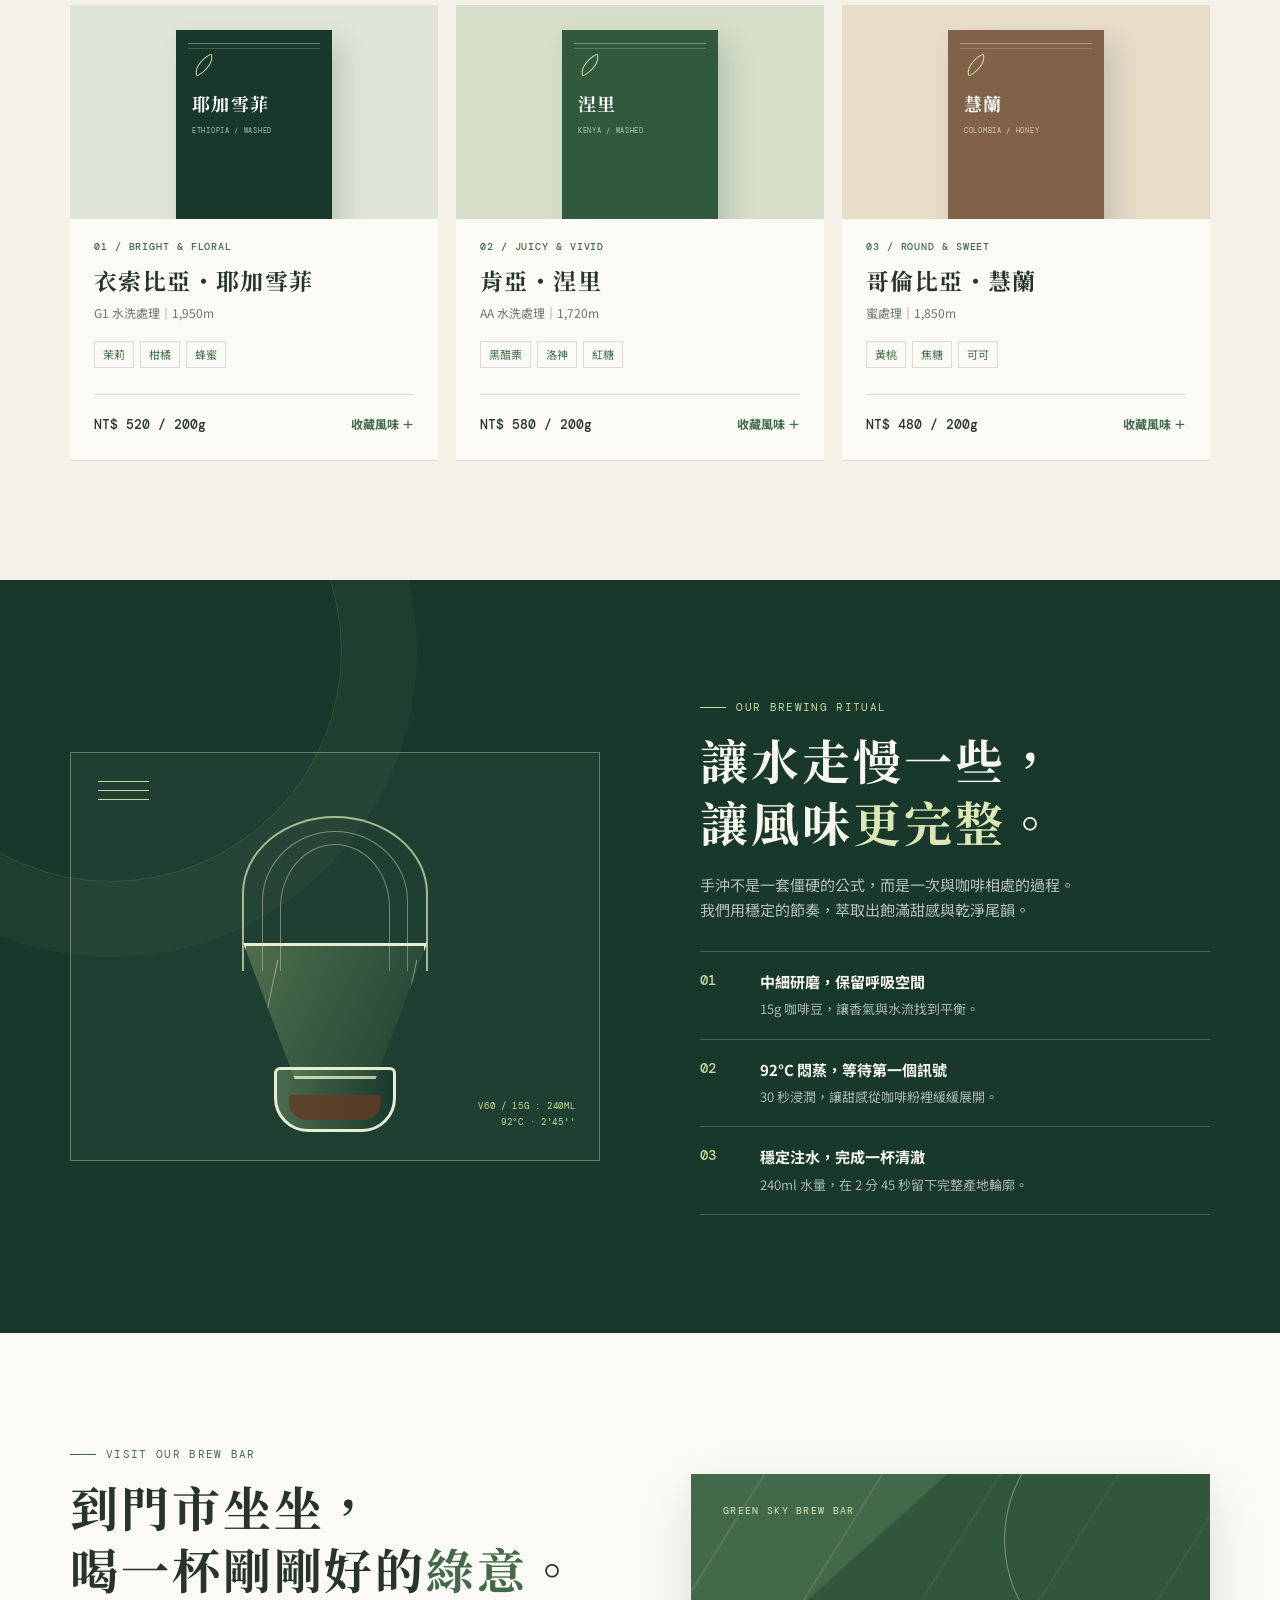
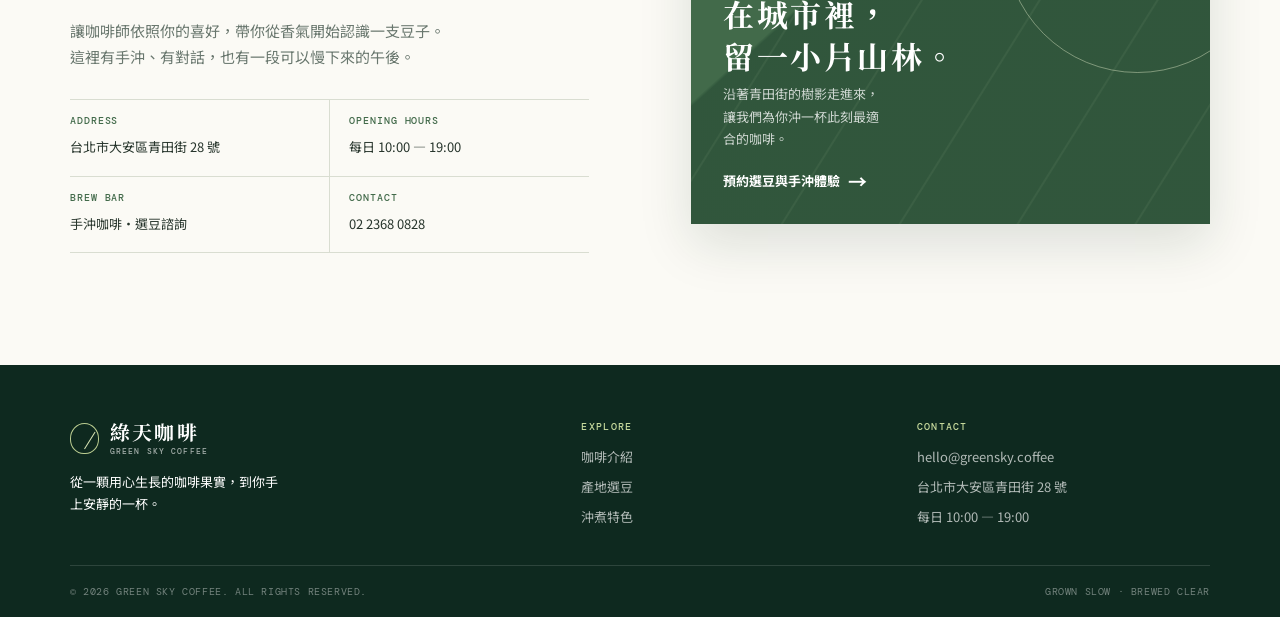
<file: refined/index.html>
<!DOCTYPE html>
<html lang="zh-Hant">
<head>
  <meta charset="UTF-8">
  <meta name="viewport" content="width=device-width, initial-scale=1.0">
  <meta name="description" content="綠天咖啡以小批次烘焙與手沖，讓每一支精品咖啡豆的產地風土清晰抵達杯中。">
  <title>綠天咖啡｜從產地，到杯中的一片綠</title>
  <link rel="preconnect" href="https://fonts.googleapis.com">
  <link rel="preconnect" href="https://fonts.gstatic.com" crossorigin>
  <link href="https://fonts.googleapis.com/css2?family=DM+Mono:wght@400;500&family=Noto+Sans+TC:wght@400;500;600;700&family=Noto+Serif+TC:wght@500;600;700;900&display=swap" rel="stylesheet">
  <style>
    :root {
      --forest: #17382b;
      --deep-forest: #0e291f;
      --moss: #426a4a;
      --leaf: #9aaa72;
      --cream: #f4f1e8;
      --paper: #fbfaf5;
      --oat: #ddca9e;
      --clay: #ad7655;
      --ink: #26342b;
      --muted: #69776e;
      --line: #d9ddd1;
      --shadow: 0 20px 50px rgba(18, 45, 32, .13);
    }

    * { box-sizing: border-box; }
    html { scroll-behavior: smooth; }
    body { margin: 0; background: var(--cream); color: var(--ink); font-family: "Noto Sans TC", sans-serif; line-height: 1.7; -webkit-font-smoothing: antialiased; }
    a { color: inherit; text-decoration: none; }
    button, input { font: inherit; }
    button { cursor: pointer; }
    .container { width: min(1140px, calc(100% - 52px)); margin: 0 auto; }
    .sr-only { position: absolute; width: 1px; height: 1px; overflow: hidden; clip: rect(0,0,0,0); white-space: nowrap; }
    .eyebrow { display: flex; align-items: center; gap: 10px; margin: 0 0 12px; color: var(--moss); font-family: "DM Mono", monospace; font-size: 11px; letter-spacing: .12em; }
    .eyebrow::before { content: ""; width: 26px; height: 1px; background: currentColor; }
    .title { margin: 0; font: 700 clamp(30px, 4vw, 48px)/1.3 "Noto Serif TC", serif; letter-spacing: .06em; }
    .title strong { color: var(--moss); font: inherit; }
    .copy { max-width: 48ch; margin: 18px 0 0; color: var(--muted); font-size: 15px; }
    .button { display: inline-flex; align-items: center; justify-content: center; gap: 10px; min-height: 50px; padding: 12px 22px; border: 1px solid transparent; border-radius: 1px; font-size: 14px; font-weight: 700; letter-spacing: .04em; transition: transform .2s ease, background .2s ease, color .2s ease, border-color .2s ease; }
    .button:hover { transform: translateY(-2px); }
    .button:focus-visible, a:focus-visible, button:focus-visible, input:focus-visible { outline: 3px solid #d3c66b; outline-offset: 3px; }
    .button-main { color: var(--deep-forest); background: var(--oat); box-shadow: 0 10px 24px rgba(7, 27, 18, .18); }
    .button-main:hover { background: #eddaac; }
    .button-light { border-color: rgba(255,255,255,.58); color: #fff; }
    .button-light:hover { background: rgba(255,255,255,.12); }
    .icon-arrow { font-size: 19px; line-height: 1; }

    /* Header */
    .header { position: absolute; z-index: 10; width: 100%; color: #fff; border-bottom: 1px solid rgba(255,255,255,.17); }
    .nav { display: flex; min-height: 76px; align-items: center; justify-content: space-between; }
    .brand { display: flex; align-items: center; gap: 11px; font: 700 20px/1 "Noto Serif TC", serif; letter-spacing: .11em; }
    .brand-symbol { position: relative; width: 29px; height: 31px; border: 1px solid #bbcd91; border-radius: 50% 50% 47% 47%; color: #d9e5b6; }
    .brand-symbol::before { content: ""; position: absolute; top: 5px; left: 13px; width: 1px; height: 20px; background: #d9e5b6; transform: rotate(32deg); transform-origin: bottom; }
    .brand small { display: block; margin-top: 5px; color: rgba(255,255,255,.63); font: 500 8px/1 "DM Mono", monospace; letter-spacing: .14em; }
    .nav-links { display: flex; align-items: center; gap: 27px; font-size: 13px; font-weight: 500; }
    .nav-links a { position: relative; padding: 6px 0; }
    .nav-links a:not(.nav-book)::after { content: ""; position: absolute; right: 0; bottom: 0; left: 0; height: 1px; background: var(--leaf); transform: scaleX(0); transform-origin: right; transition: transform .2s; }
    .nav-links a:not(.nav-book):hover::after { transform: scaleX(1); transform-origin: left; }
    .nav-book { padding: 8px 15px !important; border: 1px solid rgba(255,255,255,.58); }
    .nav-book:hover { color: var(--forest); background: #fff; }
    .menu-button { display: none; width: 40px; height: 40px; border: 0; color: #fff; background: transparent; font-size: 23px; }

    /* Hero */
    .hero { position: relative; min-height: 720px; overflow: hidden; color: #fff; background: var(--forest); }
    .hero::before { content: ""; position: absolute; inset: 0; background: radial-gradient(circle at 70% 35%, rgba(141,170,103,.28), transparent 22%), linear-gradient(110deg, #133326 0%, #17382b 47%, #2f5a3c 100%); }
    .hero::after { content: ""; position: absolute; top: -290px; right: -215px; width: 650px; height: 650px; border: 1px solid rgba(223,235,186,.22); border-radius: 50%; box-shadow: 0 0 0 74px rgba(223,235,186,.045), 0 0 0 189px rgba(223,235,186,.025); }
    .hero-grid { position: relative; z-index: 1; display: grid; grid-template-columns: 1.05fr .95fr; gap: 35px; align-items: center; min-height: 720px; padding: 126px 0 72px; }
    .hero .eyebrow { color: #c3d99a; }
    .hero h1 { max-width: 12ch; margin: 0; font: 900 clamp(43px, 5.5vw, 70px)/1.22 "Noto Serif TC", serif; letter-spacing: .08em; }
    .hero h1 em { color: #d2dfa9; font-style: normal; }
    .hero-lede { max-width: 43ch; margin: 26px 0 31px; color: rgba(255,255,255,.78); font-size: 16px; }
    .hero-actions { display: flex; flex-wrap: wrap; gap: 13px; }
    .hero-signature { margin: 29px 0 0; color: rgba(255,255,255,.5); font: 500 10px/1.6 "DM Mono", monospace; letter-spacing: .13em; }
    .hero-visual { position: relative; height: 453px; }
    .sun-disc { position: absolute; top: 25px; right: 9%; width: 164px; height: 164px; border-radius: 50%; background: #dce7b5; box-shadow: 0 0 72px rgba(220,231,181,.25); }
    .hill { position: absolute; right: -10%; bottom: -2px; width: 107%; height: 75%; clip-path: polygon(0 76%, 20% 41%, 38% 61%, 62% 20%, 75% 38%, 90% 3%, 100% 25%, 100% 100%, 0 100%); background: linear-gradient(136deg, #72905c, #244c36 69%); opacity: .88; }
    .hill::after { content: ""; position: absolute; inset: 0; background: linear-gradient(150deg, transparent 39%, rgba(8,38,25,.55) 39.5% 100%); }
    .coffee-plant { position: absolute; z-index: 2; right: 19%; bottom: 13px; width: 255px; height: 330px; transform: rotate(-4deg); }
    .stem { position: absolute; bottom: 0; left: 125px; width: 4px; height: 283px; border-radius: 4px; background: #d6c488; transform: rotate(12deg); transform-origin: bottom; }
    .leaf { position: absolute; width: 82px; height: 42px; border: 3px solid #d5dfa9; border-radius: 100% 0 100% 0; background: rgba(173,202,117,.26); }
    .leaf::after { content: ""; position: absolute; top: 50%; left: 4px; width: 68px; height: 1px; background: rgba(226,237,189,.78); transform: rotate(-28deg); transform-origin: left; }
    .leaf-a { top: 49px; left: 35px; transform: rotate(-40deg); }
    .leaf-b { top: 95px; right: 22px; transform: rotate(20deg) scaleX(-1); }
    .leaf-c { top: 159px; left: 23px; transform: rotate(-43deg) scale(.84); }
    .leaf-d { top: 204px; right: 7px; transform: rotate(24deg) scaleX(-1) scale(.74); }
    .leaf-e { top: 5px; right: 60px; transform: rotate(0deg) scale(.72); }
    .bean { position: absolute; z-index: 3; width: 33px; height: 43px; border-radius: 50%; background: linear-gradient(110deg, #b87957, #6d3e28); box-shadow: 0 8px 12px rgba(0,0,0,.17); }
    .bean::before { content: ""; position: absolute; top: 4px; bottom: 4px; left: 15px; width: 2px; border-radius: 50%; background: rgba(45,26,19,.72); transform: rotate(8deg); }
    .bean-1 { top: 91px; left: 89px; transform: rotate(26deg); }
    .bean-2 { top: 158px; right: 77px; transform: rotate(-17deg) scale(.83); }
    .bean-3 { top: 231px; left: 56px; transform: rotate(19deg) scale(.68); }
    .origin-tag { position: absolute; z-index: 3; top: 52%; right: -2%; width: 132px; padding-left: 12px; border-left: 1px solid #c3d99a; color: rgba(255,255,255,.76); font-size: 10px; line-height: 1.7; letter-spacing: .08em; }
    .origin-tag b { display: block; color: #dce7b5; font: 500 16px/1.2 "DM Mono", monospace; }
    .scroll-hint { position: absolute; bottom: 22px; left: max(26px, calc((100% - 1140px) / 2)); z-index: 2; display: flex; gap: 11px; align-items: center; color: rgba(255,255,255,.52); font: 500 10px/1 "DM Mono", monospace; letter-spacing: .13em; }
    .scroll-hint::before { content: ""; width: 36px; height: 1px; background: currentColor; }

    /* Story */
    .story { padding: 118px 0; background: var(--paper); }
    .story-grid { display: grid; grid-template-columns: .92fr 1.08fr; gap: clamp(46px, 9vw, 120px); align-items: center; }
    .origin-window { position: relative; min-height: 395px; overflow: hidden; background: #e0e5d4; }
    .origin-window::before { content: ""; position: absolute; inset: 27px; border: 1px solid rgba(23,56,43,.25); }
    .origin-sun { position: absolute; top: 64px; right: 63px; width: 86px; height: 86px; border-radius: 50%; background: #d8c485; }
    .origin-hill-one, .origin-hill-two { position: absolute; right: -12%; bottom: -2%; left: -13%; clip-path: polygon(0 72%, 23% 40%, 42% 62%, 66% 13%, 82% 49%, 100% 24%, 100% 100%, 0 100%); }
    .origin-hill-one { height: 78%; background: #799267; }
    .origin-hill-two { height: 58%; background: #315b42; transform: scaleX(-1); }
    .origin-label { position: absolute; z-index: 2; right: 28px; bottom: 27px; color: #fff; font: 500 10px/1.7 "DM Mono", monospace; letter-spacing: .1em; text-align: right; }
    .origin-label b { display: block; color: #dce7b5; font-size: 15px; }
    .story-note { position: absolute; z-index: 3; bottom: 0; left: 0; width: 217px; padding: 20px 22px; color: #f9f8f1; background: var(--forest); box-shadow: var(--shadow); }
    .story-note b { display: block; margin-bottom: 8px; color: #cfddaa; font: 500 10px/1 "DM Mono", monospace; letter-spacing: .12em; }
    .story-note p { margin: 0; font-size: 12px; line-height: 1.8; }
    .story-link { display: inline-flex; gap: 10px; margin-top: 29px; padding-bottom: 4px; border-bottom: 1px solid var(--moss); color: var(--moss); font-size: 14px; font-weight: 700; }

    /* Selection */
    .selection { padding: 112px 0 120px; background: var(--cream); }
    .section-head { display: flex; align-items: end; justify-content: space-between; gap: 30px; margin-bottom: 42px; }
    .section-head .copy { max-width: 34ch; margin: 0; font-size: 14px; }
    .coffee-grid { display: grid; grid-template-columns: repeat(3, 1fr); gap: 18px; }
    .coffee-card { display: flex; flex-direction: column; min-height: 455px; background: var(--paper); box-shadow: 0 1px 0 var(--line); transition: transform .25s ease, box-shadow .25s ease; }
    .coffee-card:hover { transform: translateY(-6px); box-shadow: var(--shadow); }
    .bag-visual { position: relative; height: 214px; overflow: hidden; background: #dfe6d7; }
    .coffee-card:nth-child(2) .bag-visual { background: #d7dfca; }
    .coffee-card:nth-child(3) .bag-visual { background: #e7ddc9; }
    .bag { position: absolute; right: 50%; bottom: -10px; width: 156px; height: 199px; padding: 28px 16px; color: #fff; background: var(--forest); box-shadow: 10px 14px 25px rgba(20,50,36,.17); transform: translateX(50%); }
    .coffee-card:nth-child(2) .bag { background: #315a3d; }
    .coffee-card:nth-child(3) .bag { background: #806248; }
    .bag::before { content: ""; position: absolute; top: 13px; right: 12px; left: 12px; height: 1px; background: rgba(255,255,255,.35); box-shadow: 0 5px 0 rgba(255,255,255,.18); }
    .bag .mini-leaf { display: block; width: 24px; height: 14px; margin-bottom: 19px; border: 1px solid #dce7b5; border-radius: 100% 0; transform: rotate(-28deg); }
    .bag .bag-name { position: relative; z-index: 1; font: 700 18px/1.3 "Noto Serif TC", serif; letter-spacing: .07em; }
    .bag .bag-origin { display: block; margin-top: 7px; color: rgba(255,255,255,.65); font: 400 7px/1.4 "DM Mono", monospace; letter-spacing: .1em; }
    .card-body { display: flex; flex: 1; flex-direction: column; padding: 23px 24px 22px; }
    .card-index { color: var(--moss); font: 500 10px/1 "DM Mono", monospace; letter-spacing: .09em; }
    .card-body h3 { margin: 13px 0 5px; font: 700 23px/1.4 "Noto Serif TC", serif; letter-spacing: .06em; }
    .card-origin { margin: 0; color: var(--muted); font-size: 12px; }
    .flavour { display: flex; flex-wrap: wrap; gap: 6px; margin: 18px 0 auto; }
    .flavour span { padding: 3px 8px; border: 1px solid var(--line); color: var(--moss); font-size: 11px; }
    .card-footer { display: flex; align-items: center; justify-content: space-between; gap: 12px; margin-top: 20px; padding-top: 15px; border-top: 1px solid var(--line); }
    .price { font: 500 13px/1 "DM Mono", monospace; }
    .save-button { padding: 4px 0; border: 0; color: var(--moss); background: transparent; font-size: 12px; font-weight: 700; }
    .save-button:hover { color: var(--clay); }

    /* Brew */
    .brew { position: relative; overflow: hidden; padding: 118px 0; color: #f8f8ef; background: var(--forest); }
    .brew::before { content: ""; position: absolute; top: -160px; left: -120px; width: 460px; height: 460px; border: 1px solid rgba(211,227,166,.14); border-radius: 50%; box-shadow: 0 0 0 75px rgba(211,227,166,.035); }
    .brew-grid { position: relative; z-index: 1; display: grid; grid-template-columns: 1.02fr .98fr; gap: clamp(45px, 8vw, 100px); align-items: center; }
    .brew .eyebrow { color: #c6d99c; }
    .brew .title strong { color: #dce7b5; }
    .brew .copy { color: rgba(255,255,255,.69); }
    .brew-drawing { position: relative; min-height: 409px; border: 1px solid rgba(220,231,181,.38); background: rgba(255,255,255,.035); }
    .brew-drawing::before { content: ""; position: absolute; top: 28px; left: 27px; width: 51px; height: 1px; background: #c6d99c; box-shadow: 0 9px 0 #c6d99c, 0 18px 0 #c6d99c; }
    .water-lines { position: absolute; top: 63px; left: 50%; width: 186px; height: 155px; border: 2px solid rgba(210,228,174,.75); border-bottom: 0; border-radius: 50% 50% 0 0; transform: translateX(-50%); }
    .water-lines::before, .water-lines::after { content: ""; position: absolute; top: 13px; right: 18px; bottom: 0; left: 18px; border: 1px solid rgba(210,228,174,.48); border-bottom: 0; border-radius: 50% 50% 0 0; }
    .water-lines::after { top: 26px; right: 36px; left: 36px; }
    .dripper { position: absolute; bottom: 81px; left: 50%; width: 184px; height: 136px; border: 3px solid #e6edd0; background: linear-gradient(115deg, rgba(173,203,129,.34), rgba(30,74,48,.14)); clip-path: polygon(0 0,100% 0,72% 100%,28% 100%); transform: translateX(-50%); }
    .dripper::before { content: ""; position: absolute; top: 14px; right: 19px; bottom: 0; left: 19px; border-left: 1px solid rgba(230,237,208,.5); border-right: 1px solid rgba(230,237,208,.5); transform: skewX(-12deg); }
    .server { position: absolute; bottom: 28px; left: 50%; width: 122px; height: 65px; border: 3px solid #e6edd0; border-radius: 6px 6px 34px 34px; background: linear-gradient(90deg, rgba(160,192,130,.34), rgba(9,41,27,.24)); transform: translateX(-50%); }
    .server::after { content: ""; position: absolute; right: 12px; bottom: 9px; left: 12px; height: 25px; border-radius: 2px 2px 18px 18px; background: rgba(100,59,35,.8); }
    .brew-caption { position: absolute; right: 24px; bottom: 21px; color: #c6d99c; font: 400 9px/1.8 "DM Mono", monospace; letter-spacing: .08em; text-align: right; }
    .method-list { display: grid; gap: 0; margin: 28px 0 0; padding: 0; list-style: none; }
    .method-list li { display: grid; grid-template-columns: 45px 1fr; gap: 15px; padding: 17px 0; border-top: 1px solid rgba(220,231,181,.25); }
    .method-list li:last-child { border-bottom: 1px solid rgba(220,231,181,.25); }
    .method-no { color: #c6d99c; font: 500 14px/1.7 "DM Mono", monospace; }
    .method-text b { display: block; font-size: 15px; }
    .method-text span { color: rgba(255,255,255,.64); font-size: 13px; }

    /* Visit */
    .visit { padding: 112px 0; background: var(--paper); }
    .visit-grid { display: grid; grid-template-columns: 1fr 1fr; gap: clamp(42px, 8vw, 105px); align-items: center; }
    .store-card { position: relative; min-height: 350px; overflow: hidden; color: #fff; background: var(--moss); box-shadow: var(--shadow); }
    .store-card::before { content: ""; position: absolute; inset: 0; opacity: .68; background: linear-gradient(138deg, transparent 28%, rgba(11,45,30,.46) 28.5% 100%), repeating-linear-gradient(122deg, transparent 0 61px, rgba(224,235,195,.18) 62px 63px, transparent 64px 100px); }
    .store-card::after { content: ""; position: absolute; top: -68px; right: -61px; width: 265px; height: 265px; border: 1px solid rgba(227,237,203,.44); border-radius: 50%; }
    .store-inner { position: relative; z-index: 1; display: flex; min-height: 350px; flex-direction: column; padding: 32px; }
    .store-kicker { margin: 0; color: #dce7b5; font: 400 10px/1 "DM Mono", monospace; letter-spacing: .13em; }
    .store-inner h3 { margin: auto 0 7px; font: 700 31px/1.35 "Noto Serif TC", serif; letter-spacing: .08em; }
    .store-inner p:not(.store-kicker) { max-width: 23ch; margin: 0; color: rgba(255,255,255,.76); font-size: 13px; }
    .store-link { display: inline-flex; align-items: center; gap: 8px; margin-top: 20px; color: #fff; font-size: 13px; font-weight: 700; }
    .details { display: grid; grid-template-columns: repeat(2, 1fr); gap: 0; margin: 30px 0 0; }
    .detail { padding: 16px 0; border-top: 1px solid var(--line); }
    .detail:nth-last-child(-n+2) { border-bottom: 1px solid var(--line); }
    .detail:nth-child(odd) { padding-right: 19px; }
    .detail:nth-child(even) { padding-left: 19px; border-left: 1px solid var(--line); }
    .detail b { display: block; margin-bottom: 6px; color: var(--moss); font: 500 10px/1 "DM Mono", monospace; letter-spacing: .09em; }
    .detail span { font-size: 13px; }

    /* Footer and small UI */
    footer { color: rgba(255,255,255,.68); background: var(--deep-forest); }
    .footer-grid { display: grid; grid-template-columns: 1.6fr 1fr 1fr; gap: 42px; padding: 57px 0 37px; }
    .footer-brand { color: #fff; }
    .footer-brand p { max-width: 30ch; margin: 16px 0 0; font-size: 13px; }
    .footer-heading { margin: 0 0 14px; color: #c6d99c; font: 500 10px/1 "DM Mono", monospace; letter-spacing: .13em; }
    .footer-list { margin: 0; padding: 0; list-style: none; font-size: 13px; }
    .footer-list li + li { margin-top: 8px; }
    .footer-list a:hover { color: #fff; }
    .footer-bottom { display: flex; justify-content: space-between; gap: 20px; padding: 18px 0; border-top: 1px solid rgba(255,255,255,.13); color: rgba(255,255,255,.42); font: 400 10px/1.5 "DM Mono", monospace; letter-spacing: .06em; }
    .toast { position: fixed; right: 22px; bottom: 22px; z-index: 30; max-width: min(340px, calc(100% - 44px)); padding: 13px 17px; border-left: 3px solid var(--oat); color: #fff; background: var(--deep-forest); box-shadow: var(--shadow); font-size: 13px; opacity: 0; pointer-events: none; transform: translateY(12px); transition: opacity .23s ease, transform .23s ease; }
    .toast.show { opacity: 1; transform: translateY(0); }
    .reveal { opacity: 0; transform: translateY(18px); transition: opacity .65s ease, transform .65s ease; }
    .reveal.in { opacity: 1; transform: translateY(0); }

    @media (max-width: 840px) {
      .nav { min-height: 68px; }
      .menu-button { display: block; }
      .nav-links { position: absolute; top: 68px; right: 0; left: 0; display: grid; gap: 0; max-height: 0; overflow: hidden; background: #112f23; transition: max-height .28s ease; }
      .nav-links.open { max-height: 300px; border-top: 1px solid rgba(255,255,255,.14); }
      .nav-links a { padding: 13px 26px; border-bottom: 1px solid rgba(255,255,255,.1); }
      .nav-links .nav-book { margin: 10px 26px; text-align: center; }
      .hero, .hero-grid { min-height: 725px; }
      .hero-grid { grid-template-columns: 1fr; padding-top: 110px; }
      .hero-visual { height: 280px; margin-top: -40px; }
      .sun-disc { top: 8px; right: 14%; width: 118px; height: 118px; }
      .hill { width: 86%; height: 97%; }
      .coffee-plant { right: 16%; bottom: -24px; transform: scale(.75) rotate(-4deg); transform-origin: bottom right; }
      .origin-tag { top: 45%; right: 1%; }
      .story-grid, .brew-grid, .visit-grid { grid-template-columns: 1fr; }
      .origin-window { max-width: 560px; width: 100%; }
      .coffee-grid { grid-template-columns: repeat(2, 1fr); }
      .coffee-card:last-child { grid-column: span 2; }
      .footer-grid { grid-template-columns: 1.4fr 1fr; }
      .footer-brand { grid-column: span 2; }
    }

    @media (max-width: 570px) {
      .container { width: min(100% - 34px, 1140px); }
      .hero, .hero-grid { min-height: 680px; }
      .hero-grid { padding-top: 99px; padding-bottom: 44px; }
      .hero h1 { font-size: 40px; }
      .hero-lede { margin: 19px 0 23px; font-size: 14px; }
      .hero-visual { height: 238px; }
      .origin-tag { display: none; }
      .scroll-hint { bottom: 12px; left: 17px; }
      .story, .selection, .brew, .visit { padding: 76px 0; }
      .origin-window { min-height: 335px; }
      .story-note { width: 190px; padding: 16px; }
      .section-head { display: block; }
      .section-head .copy { margin-top: 15px; }
      .coffee-grid { grid-template-columns: 1fr; }
      .coffee-card:last-child { grid-column: auto; }
      .brew-drawing { min-height: 325px; }
      .water-lines { transform: translateX(-50%) scale(.82); transform-origin: top; }
      .dripper { transform: translateX(-50%) scale(.8); transform-origin: bottom; }
      .server { transform: translateX(-50%) scale(.8); transform-origin: bottom; }
      .details { grid-template-columns: 1fr; }
      .detail, .detail:nth-last-child(-n+2) { border-bottom: 0; }
      .detail:first-child { border-top: 1px solid var(--line); }
      .detail:last-child { border-bottom: 1px solid var(--line); }
      .detail:nth-child(even) { padding-left: 0; border-left: 0; }
      .footer-grid { grid-template-columns: 1fr; gap: 30px; }
      .footer-brand { grid-column: auto; }
      .footer-bottom { display: block; }
      .footer-bottom span + span { display: block; margin-top: 6px; }
    }

    @media (prefers-reduced-motion: reduce) {
      html { scroll-behavior: auto; }
      *, *::before, *::after { transition-duration: .01ms !important; animation-duration: .01ms !important; }
      .reveal { opacity: 1; transform: none; }
    }
  </style>
</head>
<body>
  <header class="header" id="top">
    <nav class="nav container" aria-label="主要導覽">
      <a class="brand" href="#top" aria-label="回到綠天咖啡首頁"><span class="brand-symbol" aria-hidden="true"></span><span>綠天咖啡<small>GREEN SKY COFFEE</small></span></a>
      <button class="menu-button" type="button" aria-label="開啟導覽選單" aria-expanded="false" aria-controls="navLinks">☰</button>
      <div class="nav-links" id="navLinks">
        <a href="#story">咖啡介紹</a>
        <a href="#selection">產地選豆</a>
        <a href="#brew">沖煮特色</a>
        <a class="nav-book" href="#visit">門市資訊</a>
      </div>
    </nav>
  </header>

  <main>
    <section class="hero" aria-labelledby="heroTitle">
      <div class="hero-grid container">
        <div class="reveal">
          <p class="eyebrow">SMALL BATCH · SPECIALTY COFFEE</p>
          <h1 id="heroTitle">從產地，<br>到杯中的<br><em>一片綠。</em></h1>
          <p class="hero-lede">綠天咖啡以小批次烘焙與專注手沖，讓每一支咖啡豆的土壤、海拔與陽光，都在你的杯中留下清晰的痕跡。</p>
          <div class="hero-actions"><a class="button button-main" href="#selection">品味本季選豆 <span class="icon-arrow">→</span></a><a class="button button-light" href="#story">認識綠天</a></div>
          <p class="hero-signature">GROWN WITH CARE · BREWED WITH PATIENCE</p>
        </div>
        <div class="hero-visual" aria-hidden="true">
          <div class="sun-disc"></div><div class="hill"></div>
          <div class="coffee-plant"><span class="stem"></span><span class="leaf leaf-a"></span><span class="leaf leaf-b"></span><span class="leaf leaf-c"></span><span class="leaf leaf-d"></span><span class="leaf leaf-e"></span><span class="bean bean-1"></span><span class="bean bean-2"></span><span class="bean bean-3"></span></div>
          <p class="origin-tag"><b>1,850m</b>高海拔慢熟<br>保留明亮酸質</p>
        </div>
      </div>
      <p class="scroll-hint">SCROLL TO EXPLORE</p>
    </section>

    <section class="story" id="story" aria-labelledby="storyTitle">
      <div class="story-grid container">
        <div class="origin-window reveal" aria-hidden="true"><div class="origin-sun"></div><div class="origin-hill-one"></div><div class="origin-hill-two"></div><p class="origin-label"><b>HUILA, COLOMBIA</b>ALTITUDE 1,850M</p><div class="story-note"><b>OUR STARTING POINT</b><p>每一杯的起點，都在一片認真生長的土地。</p></div></div>
        <div class="reveal">
          <p class="eyebrow">FROM SOIL TO CUP</p>
          <h2 class="title" id="storyTitle">我們想讓你喝見，<br>咖啡豆的<strong>來處</strong>。</h2>
          <p class="copy">好的咖啡從不只是一串風味名詞。它來自高地的晨霧、果實成熟的速度，以及農人日復一日的照看。我們走近每個產區，只為把那些真實而細緻的不同，好好留在一杯咖啡裡。</p>
          <p class="copy">從選豆、烘焙到注水，少一點干擾，多一點尊重，讓風土自己說話。</p>
          <a class="story-link" href="#brew">看見我們的沖煮方式 <span>→</span></a>
        </div>
      </div>
    </section>

    <section class="selection" id="selection" aria-labelledby="selectionTitle">
      <div class="container">
        <div class="section-head reveal"><div><p class="eyebrow">SEASONAL COFFEE</p><h2 class="title" id="selectionTitle">此刻，來自三座<strong>山的禮物</strong>。</h2></div><p class="copy">為喜歡探索的人挑選三款單一產區；清爽、甜潤與醇厚，都有恰好的位置。</p></div>
        <div class="coffee-grid">
          <article class="coffee-card reveal">
            <div class="bag-visual" aria-hidden="true"><div class="bag"><span class="mini-leaf"></span><b class="bag-name">耶加雪菲</b><span class="bag-origin">ETHIOPIA / WASHED</span></div></div>
            <div class="card-body"><span class="card-index">01 / BRIGHT &amp; FLORAL</span><h3>衣索比亞・耶加雪菲</h3><p class="card-origin">G1 水洗處理｜1,950m</p><div class="flavour"><span>茉莉</span><span>柑橘</span><span>蜂蜜</span></div><div class="card-footer"><span class="price">NT$ 520 / 200g</span><button class="save-button" type="button" data-coffee="衣索比亞・耶加雪菲">收藏風味 ＋</button></div></div>
          </article>
          <article class="coffee-card reveal">
            <div class="bag-visual" aria-hidden="true"><div class="bag"><span class="mini-leaf"></span><b class="bag-name">涅里</b><span class="bag-origin">KENYA / WASHED</span></div></div>
            <div class="card-body"><span class="card-index">02 / JUICY &amp; VIVID</span><h3>肯亞・涅里</h3><p class="card-origin">AA 水洗處理｜1,720m</p><div class="flavour"><span>黑醋栗</span><span>洛神</span><span>紅糖</span></div><div class="card-footer"><span class="price">NT$ 580 / 200g</span><button class="save-button" type="button" data-coffee="肯亞・涅里">收藏風味 ＋</button></div></div>
          </article>
          <article class="coffee-card reveal">
            <div class="bag-visual" aria-hidden="true"><div class="bag"><span class="mini-leaf"></span><b class="bag-name">慧蘭</b><span class="bag-origin">COLOMBIA / HONEY</span></div></div>
            <div class="card-body"><span class="card-index">03 / ROUND &amp; SWEET</span><h3>哥倫比亞・慧蘭</h3><p class="card-origin">蜜處理｜1,850m</p><div class="flavour"><span>黃桃</span><span>焦糖</span><span>可可</span></div><div class="card-footer"><span class="price">NT$ 480 / 200g</span><button class="save-button" type="button" data-coffee="哥倫比亞・慧蘭">收藏風味 ＋</button></div></div>
          </article>
        </div>
      </div>
    </section>

    <section class="brew" id="brew" aria-labelledby="brewTitle">
      <div class="brew-grid container">
        <div class="brew-drawing reveal" aria-hidden="true"><div class="water-lines"></div><div class="dripper"></div><div class="server"></div><p class="brew-caption">V60 / 15G : 240ML<br>92°C · 2'45''</p></div>
        <div class="reveal">
          <p class="eyebrow">OUR BREWING RITUAL</p>
          <h2 class="title" id="brewTitle">讓水走慢一些，<br>讓風味<strong>更完整</strong>。</h2>
          <p class="copy">手沖不是一套僵硬的公式，而是一次與咖啡相處的過程。我們用穩定的節奏，萃取出飽滿甜感與乾淨尾韻。</p>
          <ol class="method-list">
            <li><span class="method-no">01</span><span class="method-text"><b>中細研磨，保留呼吸空間</b><span>15g 咖啡豆，讓香氣與水流找到平衡。</span></span></li>
            <li><span class="method-no">02</span><span class="method-text"><b>92°C 悶蒸，等待第一個訊號</b><span>30 秒浸潤，讓甜感從咖啡粉裡緩緩展開。</span></span></li>
            <li><span class="method-no">03</span><span class="method-text"><b>穩定注水，完成一杯清澈</b><span>240ml 水量，在 2 分 45 秒留下完整產地輪廓。</span></span></li>
          </ol>
        </div>
      </div>
    </section>

    <section class="visit" id="visit" aria-labelledby="visitTitle">
      <div class="visit-grid container">
        <div class="reveal"><p class="eyebrow">VISIT OUR BREW BAR</p><h2 class="title" id="visitTitle">到門市坐坐，<br>喝一杯剛剛好的<strong>綠意</strong>。</h2><p class="copy">讓咖啡師依照你的喜好，帶你從香氣開始認識一支豆子。這裡有手沖、有對話，也有一段可以慢下來的午後。</p><div class="details"><div class="detail"><b>ADDRESS</b><span>台北市大安區青田街 28 號</span></div><div class="detail"><b>OPENING HOURS</b><span>每日 10:00 — 19:00</span></div><div class="detail"><b>BREW BAR</b><span>手沖咖啡・選豆諮詢</span></div><div class="detail"><b>CONTACT</b><span>02 2368 0828</span></div></div></div>
        <aside class="store-card reveal" aria-label="綠天咖啡門市資訊卡"><div class="store-inner"><p class="store-kicker">GREEN SKY BREW BAR</p><h3>在城市裡，<br>留一小片山林。</h3><p>沿著青田街的樹影走進來，讓我們為你沖一杯此刻最適合的咖啡。</p><a class="store-link" href="mailto:hello@greensky.coffee">預約選豆與手沖體驗 <span class="icon-arrow">→</span></a></div></aside>
      </div>
    </section>
  </main>

  <footer>
    <div class="footer-grid container">
      <div class="footer-brand"><a class="brand" href="#top"><span class="brand-symbol" aria-hidden="true"></span><span>綠天咖啡<small>GREEN SKY COFFEE</small></span></a><p>從一顆用心生長的咖啡果實，到你手上安靜的一杯。</p></div>
      <div><p class="footer-heading">EXPLORE</p><ul class="footer-list"><li><a href="#story">咖啡介紹</a></li><li><a href="#selection">產地選豆</a></li><li><a href="#brew">沖煮特色</a></li></ul></div>
      <div><p class="footer-heading">CONTACT</p><ul class="footer-list"><li><a href="mailto:hello@greensky.coffee">hello@greensky.coffee</a></li><li>台北市大安區青田街 28 號</li><li>每日 10:00 — 19:00</li></ul></div>
    </div>
    <div class="footer-bottom container"><span>© 2026 GREEN SKY COFFEE. ALL RIGHTS RESERVED.</span><span>GROWN SLOW · BREWED CLEAR</span></div>
  </footer>

  <div class="toast" id="toast" role="status" aria-live="polite"></div>
  <script>
    const menuButton = document.querySelector('.menu-button');
    const navLinks = document.getElementById('navLinks');
    menuButton.addEventListener('click', () => {
      const opened = navLinks.classList.toggle('open');
      menuButton.setAttribute('aria-expanded', String(opened));
      menuButton.setAttribute('aria-label', opened ? '關閉導覽選單' : '開啟導覽選單');
      menuButton.textContent = opened ? '×' : '☰';
    });
    navLinks.querySelectorAll('a').forEach(link => link.addEventListener('click', () => {
      navLinks.classList.remove('open');
      menuButton.setAttribute('aria-expanded', 'false');
      menuButton.setAttribute('aria-label', '開啟導覽選單');
      menuButton.textContent = '☰';
    }));

    const toast = document.getElementById('toast');
    let toastTimer;
    function showToast(message) {
      window.clearTimeout(toastTimer);
      toast.textContent = message;
      toast.classList.add('show');
      toastTimer = window.setTimeout(() => toast.classList.remove('show'), 2600);
    }
    document.querySelectorAll('[data-coffee]').forEach(button => button.addEventListener('click', () => {
      showToast(`已收藏「${button.dataset.coffee}」，下次來門市時可以問問它。`);
    }));

    const reducedMotion = window.matchMedia('(prefers-reduced-motion: reduce)').matches;
    const revealItems = document.querySelectorAll('.reveal');
    if (reducedMotion || !('IntersectionObserver' in window)) {
      revealItems.forEach(element => element.classList.add('in'));
    } else {
      const observer = new IntersectionObserver(entries => {
        entries.forEach(entry => {
          if (entry.isIntersecting) {
            entry.target.classList.add('in');
            observer.unobserve(entry.target);
          }
        });
      }, { threshold: .12 });
      revealItems.forEach(element => observer.observe(element));
    }
  </script>
</body>
</html>
</file>
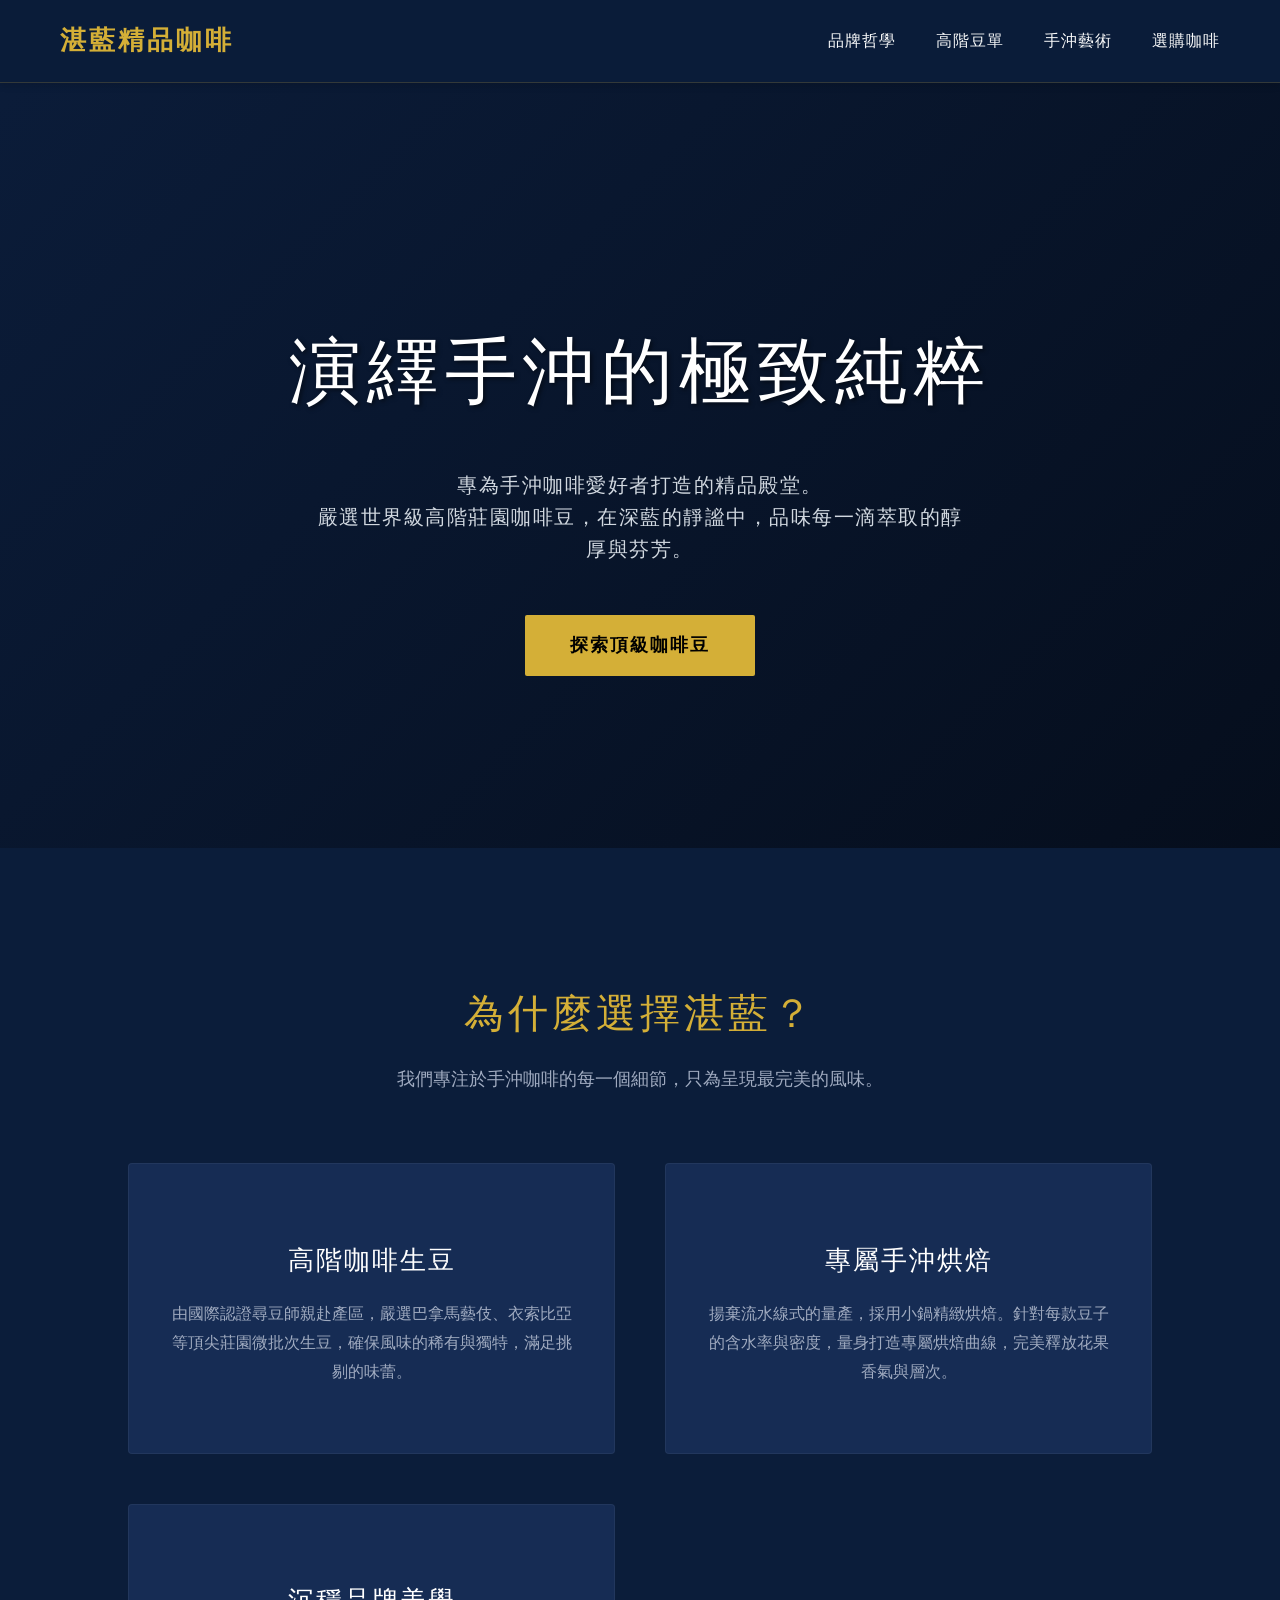
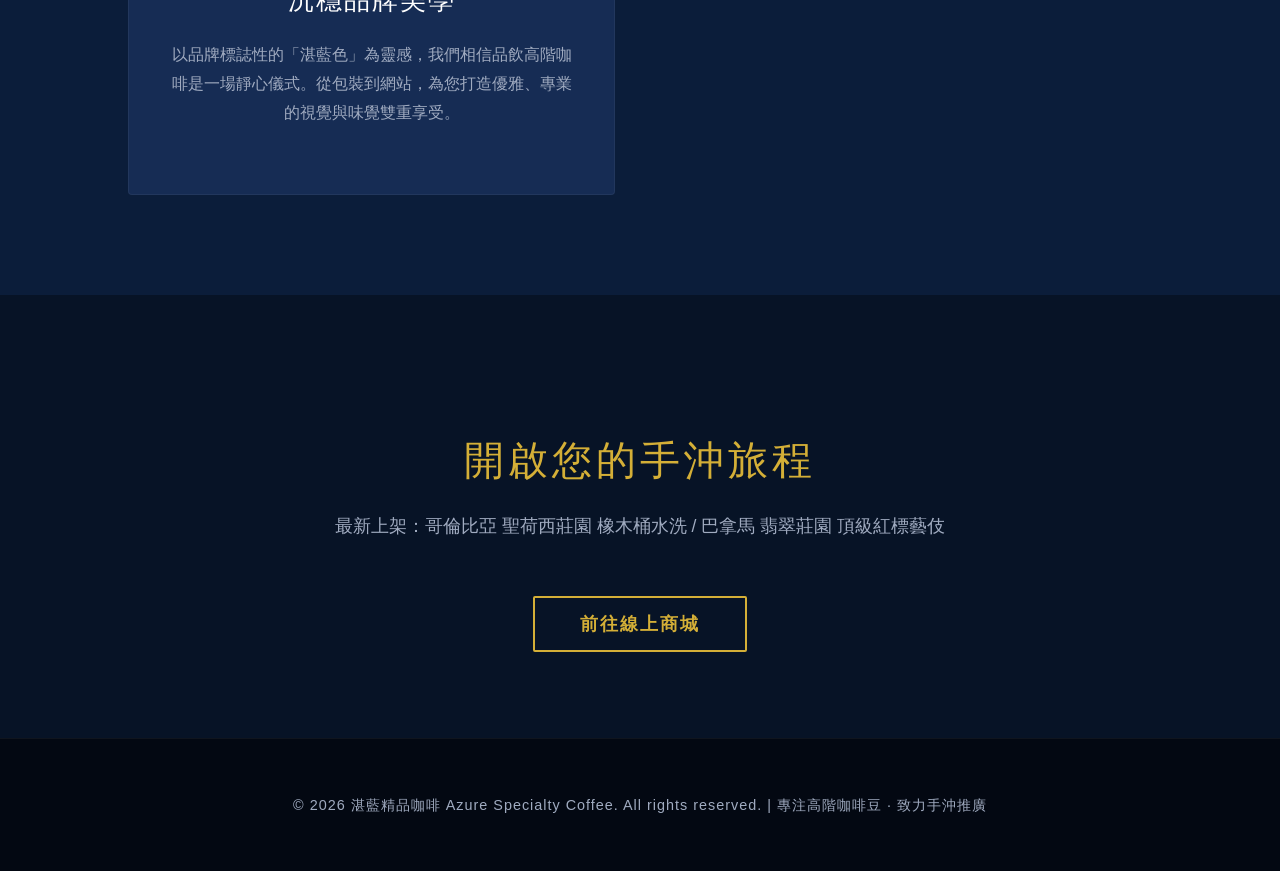
<file: w1/index.html>
<!DOCTYPE html>
<html lang="zh-TW">
<head>
    <meta charset="UTF-8">
    <meta name="viewport" content="width=device-width, initial-scale=1.0">
    <title>湛藍精品咖啡 | 頂級手沖咖啡</title>
    <style>
        :root {
            --primary-blue: #0b1d3a;
            --secondary-blue: #162c54;
            --accent-gold: #d4af37;
            --text-light: #f8f9fa;
            --text-dark: #a0abc0;
        }
        body {
            margin: 0;
            padding: 0;
            font-family: 'Helvetica Neue', Arial, 'Microsoft JhengHei', sans-serif;
            background-color: var(--primary-blue);
            color: var(--text-light);
            line-height: 1.6;
        }
        header {
            display: flex;
            justify-content: space-between;
            align-items: center;
            padding: 20px 60px;
            background-color: rgba(11, 29, 58, 0.98);
            position: sticky;
            top: 0;
            z-index: 1000;
            border-bottom: 1px solid rgba(212, 175, 55, 0.2);
            box-shadow: 0 4px 6px rgba(0,0,0,0.1);
        }
        .logo {
            font-size: 26px;
            font-weight: 700;
            color: var(--accent-gold);
            text-decoration: none;
            letter-spacing: 3px;
            display: flex;
            align-items: center;
            gap: 10px;
        }
        nav {
            display: flex;
            gap: 40px;
        }
        nav a {
            color: var(--text-light);
            text-decoration: none;
            font-size: 16px;
            letter-spacing: 1px;
            transition: color 0.3s ease;
        }
        nav a:hover {
            color: var(--accent-gold);
        }
        .hero {
            height: 85vh;
            display: flex;
            flex-direction: column;
            justify-content: center;
            align-items: center;
            text-align: center;
            background: linear-gradient(135deg, rgba(11,29,58,0.9) 0%, rgba(5,13,26,0.9) 100%), 
                        url('https://images.unsplash.com/photo-1497935586351-b67a49e012bf?ixlib=rb-1.2.1&auto=format&fit=crop&w=1920&q=80') no-repeat center center/cover;
            background-blend-mode: overlay;
            padding: 0 20px;
        }
        .hero h1 {
            font-size: 4.5rem;
            margin-bottom: 20px;
            letter-spacing: 6px;
            color: #ffffff;
            font-weight: 300;
            text-shadow: 2px 2px 4px rgba(0,0,0,0.5);
        }
        .hero p {
            font-size: 1.25rem;
            max-width: 650px;
            color: #d1d8e0;
            margin-bottom: 50px;
            letter-spacing: 1.5px;
        }
        .btn {
            padding: 16px 45px;
            background-color: var(--accent-gold);
            color: #000;
            text-decoration: none;
            font-size: 1.1rem;
            font-weight: bold;
            border-radius: 2px;
            transition: all 0.3s ease;
            letter-spacing: 2px;
        }
        .btn:hover {
            background-color: #fce28b;
            transform: translateY(-3px);
            box-shadow: 0 10px 20px rgba(0,0,0,0.2);
        }
        .section {
            padding: 100px 10%;
        }
        .section-title {
            text-align: center;
            font-size: 2.5rem;
            color: var(--accent-gold);
            margin-bottom: 20px;
            font-weight: 300;
            letter-spacing: 4px;
        }
        .section-subtitle {
            text-align: center;
            color: var(--text-dark);
            margin-bottom: 70px;
            font-size: 1.1rem;
        }
        .features {
            display: grid;
            grid-template-columns: repeat(auto-fit, minmax(320px, 1fr));
            gap: 50px;
        }
        .feature-card {
            background-color: var(--secondary-blue);
            padding: 50px 40px;
            border-radius: 4px;
            text-align: center;
            border: 1px solid rgba(255,255,255,0.05);
            transition: all 0.4s ease;
            position: relative;
            overflow: hidden;
        }
        .feature-card::before {
            content: '';
            position: absolute;
            top: 0; left: 0; width: 100%; height: 3px;
            background-color: var(--accent-gold);
            transform: scaleX(0);
            transition: transform 0.4s ease;
        }
        .feature-card:hover::before {
            transform: scaleX(1);
        }
        .feature-card:hover {
            transform: translateY(-10px);
            box-shadow: 0 15px 30px rgba(0,0,0,0.3);
            border-color: rgba(212, 175, 55, 0.3);
        }
        .feature-card h3 {
            font-size: 1.6rem;
            margin-bottom: 20px;
            color: #fff;
            font-weight: 400;
            letter-spacing: 2px;
        }
        .feature-card p {
            color: var(--text-dark);
            font-size: 1rem;
            line-height: 1.8;
        }
        .shop-section {
            background-color: #071326;
            text-align: center;
        }
        footer {
            text-align: center;
            padding: 40px;
            background-color: #030812;
            color: var(--text-dark);
            font-size: 0.9rem;
            border-top: 1px solid rgba(255,255,255,0.05);
            letter-spacing: 1px;
        }
    </style>
</head>
<body>
    <header>
        <a href="#" class="logo">湛藍精品咖啡</a>
        <nav>
            <a href="#about">品牌哲學</a>
            <a href="#beans">高階豆單</a>
            <a href="#brew">手沖藝術</a>
            <a href="#shop">選購咖啡</a>
        </nav>
    </header>

    <section class="hero">
        <h1>演繹手沖的極致純粹</h1>
        <p>專為手沖咖啡愛好者打造的精品殿堂。<br>嚴選世界級高階莊園咖啡豆，在深藍的靜謐中，品味每一滴萃取的醇厚與芬芳。</p>
        <a href="#shop" class="btn">探索頂級咖啡豆</a>
    </section>

    <section id="about" class="section">
        <h2 class="section-title">為什麼選擇湛藍？</h2>
        <p class="section-subtitle">我們專注於手沖咖啡的每一個細節，只為呈現最完美的風味。</p>
        
        <div class="features">
            <div class="feature-card">
                <h3>高階咖啡生豆</h3>
                <p>由國際認證尋豆師親赴產區，嚴選巴拿馬藝伎、衣索比亞等頂尖莊園微批次生豆，確保風味的稀有與獨特，滿足挑剔的味蕾。</p>
            </div>
            <div class="feature-card">
                <h3>專屬手沖烘焙</h3>
                <p>揚棄流水線式的量產，採用小鍋精緻烘焙。針對每款豆子的含水率與密度，量身打造專屬烘焙曲線，完美釋放花果香氣與層次。</p>
            </div>
            <div class="feature-card">
                <h3>沉穩品牌美學</h3>
                <p>以品牌標誌性的「湛藍色」為靈感，我們相信品飲高階咖啡是一場靜心儀式。從包裝到網站，為您打造優雅、專業的視覺與味覺雙重享受。</p>
            </div>
        </div>
    </section>

    <section id="shop" class="section shop-section">
        <h2 class="section-title">開啟您的手沖旅程</h2>
        <p class="section-subtitle">最新上架：哥倫比亞 聖荷西莊園 橡木桶水洗 / 巴拿馬 翡翠莊園 頂級紅標藝伎</p>
        <a href="#" class="btn" style="background-color: transparent; border: 2px solid var(--accent-gold); color: var(--accent-gold);">前往線上商城</a>
    </section>

    <footer>
        <p>&copy; 2026 湛藍精品咖啡 Azure Specialty Coffee. All rights reserved. | 專注高階咖啡豆 · 致力手沖推廣</p>
    </footer>
</body>
</html>
</file>
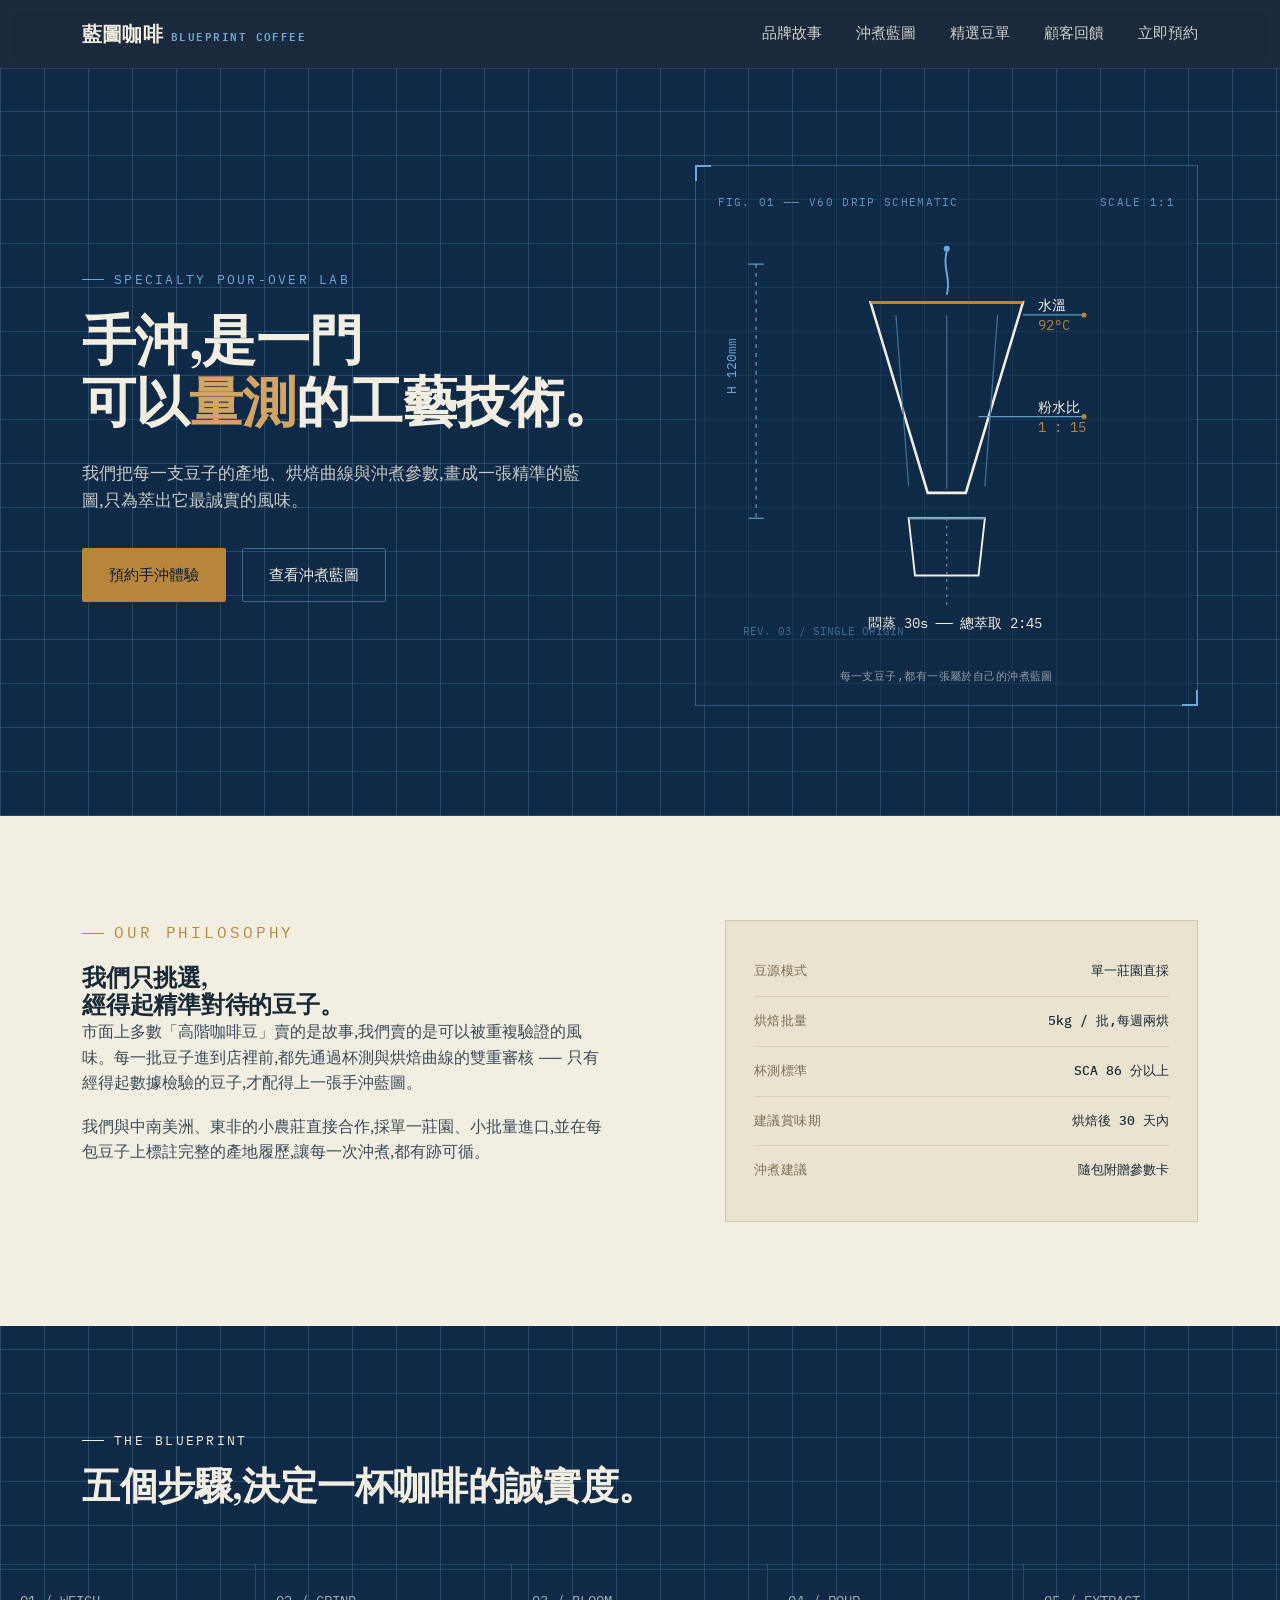
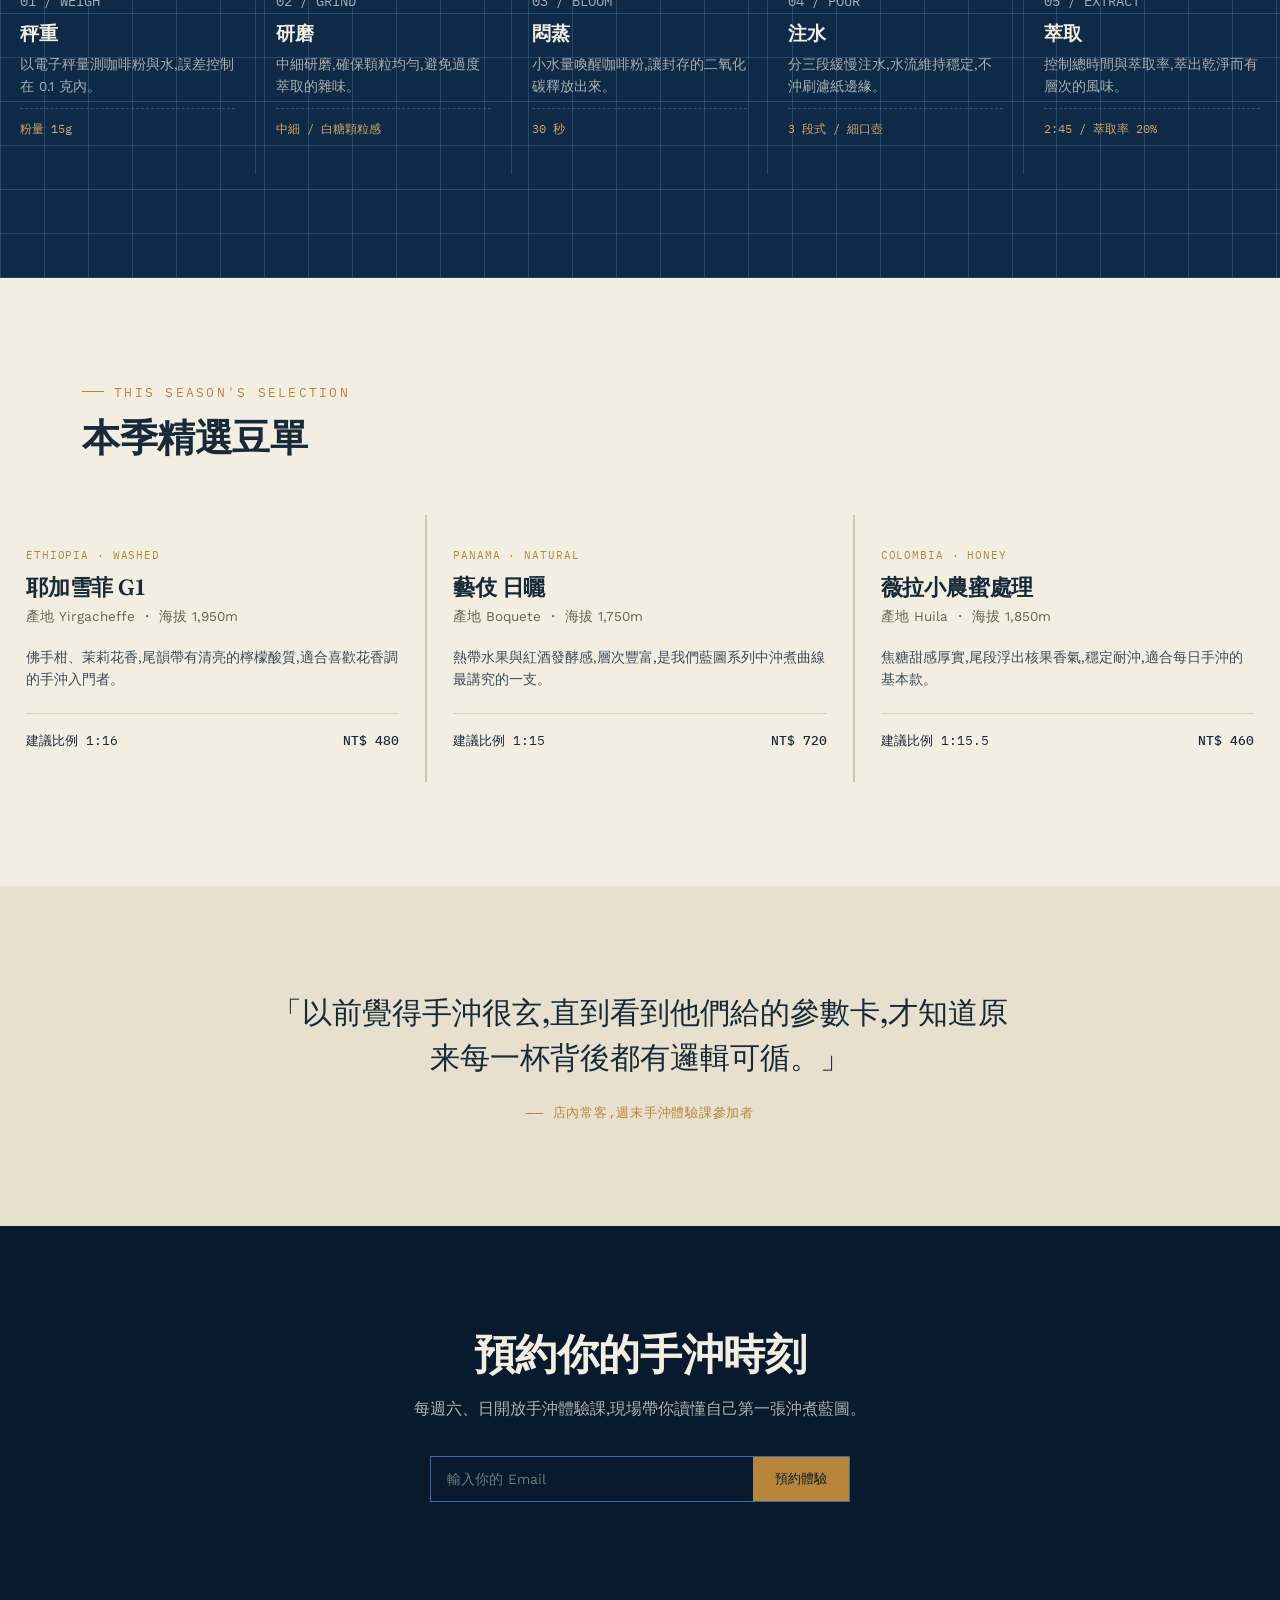
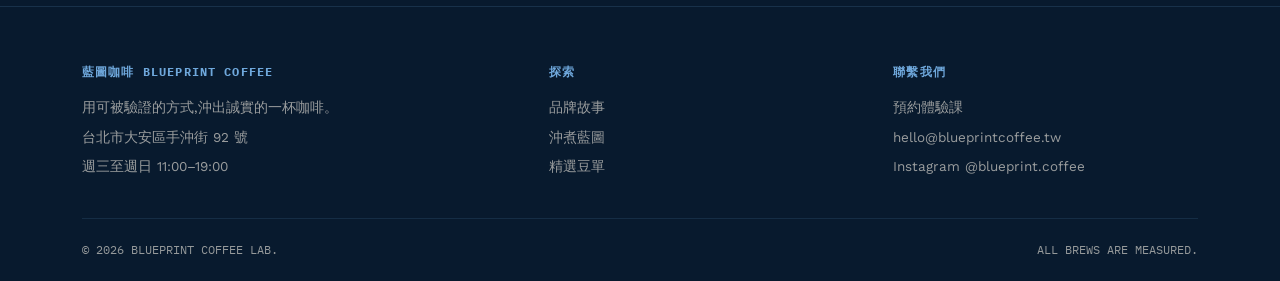
<file: week3/index.html>
<!DOCTYPE html>
<html lang="zh-Hant">
<head>
<meta charset="UTF-8">
<meta name="viewport" content="width=device-width, initial-scale=1.0">
<title>藍圖咖啡 Blueprint Coffee ── 精準手沖,誠實風味</title>
<link rel="preconnect" href="https://fonts.googleapis.com">
<link rel="preconnect" href="https://fonts.gstatic.com" crossorigin>
<link href="https://fonts.googleapis.com/css2?family=Fraunces:opsz,wght@9..144,400;9..144,500;9..144,600;9..144,700&family=Work+Sans:wght@300;400;500;600&family=IBM+Plex+Mono:wght@400;500&display=swap" rel="stylesheet">
<style>
  :root{
    --ink-black:#081A2E;
    --blueprint:#0E2A47;
    --blueprint-line:#3E6E96;
    --blueprint-line-soft:rgba(94,155,197,0.28);
    --paper:#F3EEE2;
    --paper-dim:#E7E0CE;
    --brass:#B8863B;
    --brass-light:#D2A662;
    --sky:#6FA8DC;
    --ink-on-paper:#182A38;
    --max-w:1180px;
  }

  *{margin:0;padding:0;box-sizing:border-box;}
  html{scroll-behavior:smooth;}
  body{
    font-family:'Work Sans', sans-serif;
    background:var(--paper);
    color:var(--ink-on-paper);
    line-height:1.6;
    -webkit-font-smoothing:antialiased;
  }
  a{color:inherit;text-decoration:none;}
  img,svg{display:block;max-width:100%;}
  .container{max-width:var(--max-w);margin:0 auto;padding:0 32px;}
  .eyebrow{
    font-family:'IBM Plex Mono', monospace;
    font-size:12.5px;
    letter-spacing:0.18em;
    text-transform:uppercase;
    display:flex;
    align-items:center;
    gap:10px;
  }
  .eyebrow::before{
    content:"";
    width:22px;height:1px;
    background:currentColor;
    display:inline-block;
  }
  h1,h2,h3{
    font-family:'Fraunces', serif;
    font-weight:600;
    line-height:1.15;
    letter-spacing:-0.01em;
  }
  .btn{
    display:inline-flex;
    align-items:center;
    gap:10px;
    padding:14px 26px;
    border-radius:2px;
    font-family:'Work Sans', sans-serif;
    font-size:15px;
    font-weight:500;
    border:1px solid transparent;
    cursor:pointer;
    transition:transform .25s ease, background .25s ease, border-color .25s ease, color .25s ease;
  }
  .btn:focus-visible{outline:2px solid var(--sky);outline-offset:3px;}
  .btn-primary{background:var(--brass);color:var(--ink-black);}
  .btn-primary:hover{background:var(--brass-light);transform:translateY(-1px);}
  .btn-ghost{border-color:var(--blueprint-line);color:var(--paper);}
  .btn-ghost:hover{border-color:var(--sky);color:var(--sky);}
  .btn-ghost.on-paper{border-color:var(--ink-on-paper);color:var(--ink-on-paper);}
  .btn-ghost.on-paper:hover{border-color:var(--brass);color:var(--brass);}

  /* ---------- NAV ---------- */
  header{
    position:sticky;top:0;z-index:50;
    background:rgba(8,26,46,0.92);
    backdrop-filter:blur(6px);
    border-bottom:1px solid rgba(94,155,197,0.2);
  }
  nav{
    max-width:var(--max-w);margin:0 auto;padding:18px 32px;
    display:flex;align-items:center;justify-content:space-between;
    color:var(--paper);
  }
  .logo{
    font-family:'Fraunces', serif;
    font-size:20px;font-weight:600;letter-spacing:0.01em;
    color:var(--paper);display:flex;align-items:baseline;gap:8px;
  }
  .logo span{
    font-family:'IBM Plex Mono', monospace;
    font-size:10.5px;letter-spacing:0.14em;color:var(--sky);
  }
  .nav-links{display:flex;gap:34px;font-size:14.5px;}
  .nav-links a{opacity:0.85;transition:opacity .2s;}
  .nav-links a:hover{opacity:1;color:var(--sky);}
  .nav-toggle{display:none;background:none;border:none;color:var(--paper);font-size:24px;cursor:pointer;}

  @media (max-width:860px){
    .nav-links{
      position:absolute;top:100%;left:0;right:0;
      background:var(--ink-black);
      flex-direction:column;gap:0;
      max-height:0;overflow:hidden;
      transition:max-height .3s ease;
    }
    .nav-links.open{max-height:320px;}
    .nav-links a{padding:16px 32px;border-top:1px solid rgba(94,155,197,0.15);}
    .nav-toggle{display:block;}
  }

  /* ---------- HERO ---------- */
  .hero{
    background:
      repeating-linear-gradient(0deg, var(--blueprint-line-soft) 0, var(--blueprint-line-soft) 1px, transparent 1px, transparent 44px),
      repeating-linear-gradient(90deg, var(--blueprint-line-soft) 0, var(--blueprint-line-soft) 1px, transparent 1px, transparent 44px),
      var(--blueprint);
    color:var(--paper);
    padding:96px 0 110px;
    position:relative;
    overflow:hidden;
  }
  .hero-grid{
    max-width:var(--max-w);margin:0 auto;padding:0 32px;
    display:grid;grid-template-columns:1.05fr 0.95fr;gap:56px;align-items:center;
  }
  .hero h1{font-size:clamp(34px,4.6vw,54px);margin:20px 0 26px;color:var(--paper);}
  .hero h1 em{font-style:normal;color:var(--brass-light);}
  .hero p.lede{font-size:17px;max-width:46ch;color:rgba(243,238,226,0.82);margin-bottom:34px;}
  .hero-cta{display:flex;gap:16px;flex-wrap:wrap;}
  .hero-eyebrow{color:var(--sky);margin-bottom:6px;}

  .blueprint-plate{
    position:relative;
    border:1px solid rgba(94,155,197,0.45);
    background:rgba(15,42,71,0.55);
    padding:28px 22px 20px;
  }
  .blueprint-plate::before,.blueprint-plate::after,
  .plate-corner-tl,.plate-corner-br{
    content:"";position:absolute;width:14px;height:14px;
    border-color:var(--sky);
  }
  .blueprint-plate::before{top:-1px;left:-1px;border-top:2px solid var(--sky);border-left:2px solid var(--sky);}
  .blueprint-plate::after{bottom:-1px;right:-1px;border-bottom:2px solid var(--sky);border-right:2px solid var(--sky);}
  .plate-label{
    font-family:'IBM Plex Mono', monospace;font-size:11px;letter-spacing:0.12em;
    color:var(--sky);display:flex;justify-content:space-between;margin-bottom:14px;opacity:0.85;
  }
  .plate-caption{
    font-family:'IBM Plex Mono', monospace;font-size:11px;color:rgba(243,238,226,0.6);
    text-align:center;margin-top:10px;letter-spacing:0.04em;
  }

  @media (max-width:900px){
    .hero-grid{grid-template-columns:1fr;}
    .hero{padding:64px 0 76px;}
  }

  /* ---------- SECTION SHARED ---------- */
  section{padding:104px 0;}
  .section-head{max-width:640px;margin-bottom:56px;}
  .section-head h2{font-size:clamp(26px,3.2vw,38px);margin-top:14px;}
  .on-dark{background:var(--ink-black);color:var(--paper);}
  .on-dark .eyebrow{color:var(--sky);}
  .on-paper .eyebrow{color:var(--brass);}

  /* ---------- ABOUT / SPEC SHEET ---------- */
  .about-grid{display:grid;grid-template-columns:1.1fr 0.9fr;gap:64px;align-items:start;}
  .about-grid p{font-size:16px;color:#3a4b58;max-width:52ch;margin-bottom:18px;}
  .spec-sheet{border:1px solid #cfc6ac;background:#EAE3D0;padding:26px 28px;}
  .spec-row{
    display:flex;justify-content:space-between;gap:20px;
    padding:14px 0;border-bottom:1px solid #d8d0b8;
    font-family:'IBM Plex Mono', monospace;font-size:13px;
  }
  .spec-row:last-child{border-bottom:none;}
  .spec-row dt{color:#7a6f52;letter-spacing:0.04em;}
  .spec-row dd{font-weight:500;color:var(--ink-on-paper);text-align:right;}

  @media (max-width:860px){ .about-grid{grid-template-columns:1fr;} }

  /* ---------- PROCESS BLUEPRINT ---------- */
  .process{
    background:
      repeating-linear-gradient(0deg, var(--blueprint-line-soft) 0, var(--blueprint-line-soft) 1px, transparent 1px, transparent 44px),
      repeating-linear-gradient(90deg, var(--blueprint-line-soft) 0, var(--blueprint-line-soft) 1px, transparent 1px, transparent 44px),
      var(--blueprint);
    color:var(--paper);
  }
  .steps{
    display:grid;grid-template-columns:repeat(5,1fr);gap:0;
    border-top:1px solid var(--blueprint-line-soft);
  }
  .step{
    padding:26px 20px;border-right:1px solid var(--blueprint-line-soft);position:relative;
  }
  .step:last-child{border-right:none;}
  .step-index{font-family:'IBM Plex Mono', monospace;font-size:12px;color:var(--sky);margin-bottom:14px;}
  .step h3{font-size:19px;color:var(--paper);margin-bottom:10px;font-weight:600;}
  .step p{font-size:13.5px;color:rgba(243,238,226,0.68);margin-bottom:10px;}
  .step .metric{
    font-family:'IBM Plex Mono', monospace;font-size:12px;color:var(--brass-light);
    border-top:1px dashed rgba(94,155,197,0.4);padding-top:10px;
  }
  @media (max-width:960px){
    .steps{grid-template-columns:1fr 1fr;}
    .step{border-right:1px solid var(--blueprint-line-soft);border-bottom:1px solid var(--blueprint-line-soft);}
    .step:nth-child(2n){border-right:none;}
  }
  @media (max-width:560px){
    .steps{grid-template-columns:1fr;}
    .step{border-right:none;}
  }

  /* ---------- BEANS ---------- */
  .bean-grid{display:grid;grid-template-columns:repeat(3,1fr);gap:2px;background:#cfc6ac;}
  .bean-card{
    background:var(--paper);padding:32px 26px;position:relative;
    display:flex;flex-direction:column;height:100%;
  }
  .bean-tag{
    font-family:'IBM Plex Mono', monospace;font-size:11px;color:var(--brass);
    letter-spacing:0.08em;margin-bottom:10px;
  }
  .bean-card h3{font-size:22px;margin-bottom:6px;}
  .bean-origin{font-size:13.5px;color:#6b6250;margin-bottom:18px;}
  .bean-notes{font-size:14px;color:#3a4b58;margin-bottom:22px;flex-grow:1;}
  .bean-meta{
    display:flex;justify-content:space-between;align-items:center;
    border-top:1px solid #d8d0b8;padding-top:16px;
    font-family:'IBM Plex Mono', monospace;font-size:12.5px;
  }
  .bean-price{color:var(--ink-on-paper);font-weight:500;}
  @media (max-width:900px){ .bean-grid{grid-template-columns:1fr 1fr;} }
  @media (max-width:600px){ .bean-grid{grid-template-columns:1fr;} }

  /* ---------- QUOTE ---------- */
  .quote-section{background:var(--paper-dim);}
  .quote-wrap{max-width:760px;margin:0 auto;text-align:center;}
  blockquote{
    font-family:'Fraunces', serif;font-size:clamp(22px,2.6vw,30px);
    font-weight:500;line-height:1.5;color:var(--ink-on-paper);margin-bottom:22px;
  }
  .quote-attr{font-family:'IBM Plex Mono', monospace;font-size:12.5px;color:var(--brass);letter-spacing:0.06em;}

  /* ---------- CTA / FOOTER ---------- */
  .cta-section{background:var(--ink-black);color:var(--paper);text-align:center;}
  .cta-section h2{font-size:clamp(28px,3.6vw,42px);margin-bottom:18px;}
  .cta-section p{color:rgba(243,238,226,0.72);max-width:48ch;margin:0 auto 34px;}
  .cta-form{
    display:flex;max-width:420px;margin:0 auto;gap:0;border:1px solid var(--blueprint-line);
  }
  .cta-form input{
    flex:1;background:transparent;border:none;padding:14px 16px;
    color:var(--paper);font-family:'Work Sans', sans-serif;font-size:14px;
  }
  .cta-form input::placeholder{color:rgba(243,238,226,0.45);}
  .cta-form input:focus{outline:none;}
  .cta-form button{
    background:var(--brass);color:var(--ink-black);border:none;
    padding:0 22px;font-weight:500;cursor:pointer;font-family:'Work Sans', sans-serif;
    transition:background .2s;
  }
  .cta-form button:hover{background:var(--brass-light);}

  footer{background:var(--ink-black);border-top:1px solid rgba(94,155,197,0.18);color:rgba(243,238,226,0.6);}
  .footer-grid{
    display:grid;grid-template-columns:1.4fr 1fr 1fr;gap:40px;padding:56px 0 32px;
    font-size:13.5px;
  }
  .footer-grid h4{
    font-family:'IBM Plex Mono', monospace;font-size:11.5px;letter-spacing:0.1em;
    color:var(--sky);margin-bottom:16px;text-transform:uppercase;
  }
  .footer-grid p, .footer-grid a{display:block;margin-bottom:8px;color:rgba(243,238,226,0.62);}
  .footer-grid a:hover{color:var(--paper);}
  .footer-bottom{
    border-top:1px solid rgba(94,155,197,0.15);padding:22px 0;
    font-family:'IBM Plex Mono', monospace;font-size:11.5px;
    display:flex;justify-content:space-between;flex-wrap:wrap;gap:10px;
  }
  @media (max-width:700px){ .footer-grid{grid-template-columns:1fr;} }

  /* ---------- REVEAL ---------- */
  .reveal{opacity:0;transform:translateY(18px);transition:opacity .7s ease, transform .7s ease;}
  .reveal.in{opacity:1;transform:translateY(0);}
  @media (prefers-reduced-motion: reduce){
    .reveal{opacity:1;transform:none;transition:none;}
    html{scroll-behavior:auto;}
  }
</style>
</head>
<body>

<header>
  <nav>
    <a href="#top" class="logo">藍圖咖啡<span>BLUEPRINT COFFEE</span></a>
    <button class="nav-toggle" id="navToggle" aria-label="開啟選單" aria-expanded="false">☰</button>
    <div class="nav-links" id="navLinks">
      <a href="#about">品牌故事</a>
      <a href="#process">沖煮藍圖</a>
      <a href="#beans">精選豆單</a>
      <a href="#quote">顧客回饋</a>
      <a href="#cta">立即預約</a>
    </div>
  </nav>
</header>

<section class="hero" id="top">
  <div class="hero-grid">
    <div>
      <p class="eyebrow hero-eyebrow">SPECIALTY POUR-OVER LAB</p>
      <h1>手沖,是一門<br>可以<em>量測</em>的工藝技術。</h1>
      <p class="lede">我們把每一支豆子的產地、烘焙曲線與沖煮參數,畫成一張精準的藍圖,只為萃出它最誠實的風味。</p>
      <div class="hero-cta">
        <a href="#cta" class="btn btn-primary">預約手沖體驗</a>
        <a href="#process" class="btn btn-ghost">查看沖煮藍圖</a>
      </div>
    </div>

    <div class="blueprint-plate reveal">
      <div class="plate-label"><span>FIG. 01 ── V60 DRIP SCHEMATIC</span><span>SCALE 1:1</span></div>
      <svg viewBox="0 0 360 340" xmlns="http://www.w3.org/2000/svg" role="img" aria-label="V60 手沖濾杯示意圖,標註水溫、粉水比、悶蒸與總萃取時間">
        <!-- dimension lines -->
        <line x1="30" y1="30" x2="30" y2="230" stroke="#5E9BC5" stroke-width="1" stroke-dasharray="3 4"/>
        <line x1="24" y1="30" x2="36" y2="30" stroke="#5E9BC5" stroke-width="1"/>
        <line x1="24" y1="230" x2="36" y2="230" stroke="#5E9BC5" stroke-width="1"/>
        <text x="14" y="132" fill="#6FA8DC" font-size="10" font-family="IBM Plex Mono, monospace" transform="rotate(-90 14 132)">H 120mm</text>

        <!-- dripper cone -->
        <path d="M120 60 L240 60 L195 210 L165 210 Z" fill="none" stroke="#F3EEE2" stroke-width="2"/>
        <path d="M120 60 L240 60" stroke="#B8863B" stroke-width="2"/>
        <!-- ribs -->
        <line x1="140" y1="70" x2="150" y2="205" stroke="#3E6E96" stroke-width="1"/>
        <line x1="180" y1="70" x2="180" y2="207" stroke="#3E6E96" stroke-width="1"/>
        <line x1="220" y1="70" x2="210" y2="205" stroke="#3E6E96" stroke-width="1"/>

        <!-- server -->
        <path d="M150 230 L210 230 L205 275 L155 275 Z" fill="none" stroke="#F3EEE2" stroke-width="1.5"/>
        <line x1="150" y1="230" x2="210" y2="230" stroke="#5E9BC5" stroke-width="1"/>

        <!-- pour line + droplets -->
        <path d="M180 20 C176 34, 184 40, 180 54" stroke="#6FA8DC" stroke-width="1.5" fill="none"/>
        <circle cx="180" cy="18" r="2.4" fill="#6FA8DC"/>

        <!-- annotation callouts -->
        <line x1="240" y1="70" x2="288" y2="70" stroke="#5E9BC5" stroke-width="1"/>
        <circle cx="288" cy="70" r="2" fill="#B8863B"/>
        <text x="252" y="66" fill="#F3EEE2" font-size="11" font-family="IBM Plex Mono, monospace">水溫</text>
        <text x="252" y="82" fill="#B8863B" font-size="11" font-family="IBM Plex Mono, monospace">92°C</text>

        <line x1="205" y1="150" x2="288" y2="150" stroke="#5E9BC5" stroke-width="1"/>
        <circle cx="288" cy="150" r="2" fill="#B8863B"/>
        <text x="252" y="146" fill="#F3EEE2" font-size="11" font-family="IBM Plex Mono, monospace">粉水比</text>
        <text x="252" y="162" fill="#B8863B" font-size="11" font-family="IBM Plex Mono, monospace">1 : 15</text>

        <line x1="180" y1="230" x2="180" y2="300" stroke="#5E9BC5" stroke-width="1" stroke-dasharray="2 4"/>
        <text x="118" y="316" fill="#F3EEE2" font-size="11" font-family="IBM Plex Mono, monospace">悶蒸 30s ── 總萃取 2:45</text>

        <!-- corner tick -->
        <text x="20" y="322" fill="#3E6E96" font-size="9" font-family="IBM Plex Mono, monospace">REV. 03 / SINGLE ORIGIN</text>
      </svg>
      <p class="plate-caption">每一支豆子,都有一張屬於自己的沖煮藍圖</p>
    </div>
  </div>
</section>

<section class="on-paper" id="about">
  <div class="container">
    <div class="about-grid">
      <div class="reveal">
        <p class="eyebrow">OUR PHILOSOPHY</p>
        <h2>我們只挑選,<br>經得起精準對待的豆子。</h2>
        <p>市面上多數「高階咖啡豆」賣的是故事,我們賣的是可以被重複驗證的風味。每一批豆子進到店裡前,都先通過杯測與烘焙曲線的雙重審核 ── 只有經得起數據檢驗的豆子,才配得上一張手沖藍圖。</p>
        <p>我們與中南美洲、東非的小農莊直接合作,採單一莊園、小批量進口,並在每包豆子上標註完整的產地履歷,讓每一次沖煮,都有跡可循。</p>
      </div>
      <dl class="spec-sheet reveal">
        <div class="spec-row"><dt>豆源模式</dt><dd>單一莊園直採</dd></div>
        <div class="spec-row"><dt>烘焙批量</dt><dd>5kg / 批,每週兩烘</dd></div>
        <div class="spec-row"><dt>杯測標準</dt><dd>SCA 86 分以上</dd></div>
        <div class="spec-row"><dt>建議賞味期</dt><dd>烘焙後 30 天內</dd></div>
        <div class="spec-row"><dt>沖煮建議</dt><dd>隨包附贈參數卡</dd></div>
      </dl>
    </div>
  </div>
</section>

<section class="process" id="process">
  <div class="container">
    <div class="section-head reveal">
      <p class="eyebrow">THE BLUEPRINT</p>
      <h2>五個步驟,決定一杯咖啡的誠實度。</h2>
    </div>
  </div>
  <div class="steps reveal">
    <div class="step">
      <p class="step-index">01 / WEIGH</p>
      <h3>秤重</h3>
      <p>以電子秤量測咖啡粉與水,誤差控制在 0.1 克內。</p>
      <p class="metric">粉量 15g</p>
    </div>
    <div class="step">
      <p class="step-index">02 / GRIND</p>
      <h3>研磨</h3>
      <p>中細研磨,確保顆粒均勻,避免過度萃取的雜味。</p>
      <p class="metric">中細 / 白糖顆粒感</p>
    </div>
    <div class="step">
      <p class="step-index">03 / BLOOM</p>
      <h3>悶蒸</h3>
      <p>小水量喚醒咖啡粉,讓封存的二氧化碳釋放出來。</p>
      <p class="metric">30 秒</p>
    </div>
    <div class="step">
      <p class="step-index">04 / POUR</p>
      <h3>注水</h3>
      <p>分三段緩慢注水,水流維持穩定,不沖刷濾紙邊緣。</p>
      <p class="metric">3 段式 / 細口壺</p>
    </div>
    <div class="step">
      <p class="step-index">05 / EXTRACT</p>
      <h3>萃取</h3>
      <p>控制總時間與萃取率,萃出乾淨而有層次的風味。</p>
      <p class="metric">2:45 / 萃取率 20%</p>
    </div>
  </div>
</section>

<section class="on-paper" id="beans">
  <div class="container">
    <div class="section-head reveal">
      <p class="eyebrow">THIS SEASON'S SELECTION</p>
      <h2>本季精選豆單</h2>
    </div>
  </div>
  <div class="bean-grid reveal">
    <div class="bean-card">
      <p class="bean-tag">ETHIOPIA · WASHED</p>
      <h3>耶加雪菲 G1</h3>
      <p class="bean-origin">產地 Yirgacheffe ・ 海拔 1,950m</p>
      <p class="bean-notes">佛手柑、茉莉花香,尾韻帶有清亮的檸檬酸質,適合喜歡花香調的手沖入門者。</p>
      <div class="bean-meta"><span>建議比例 1:16</span><span class="bean-price">NT$ 480</span></div>
    </div>
    <div class="bean-card">
      <p class="bean-tag">PANAMA · NATURAL</p>
      <h3>藝伎 日曬</h3>
      <p class="bean-origin">產地 Boquete ・ 海拔 1,750m</p>
      <p class="bean-notes">熱帶水果與紅酒發酵感,層次豐富,是我們藍圖系列中沖煮曲線最講究的一支。</p>
      <div class="bean-meta"><span>建議比例 1:15</span><span class="bean-price">NT$ 720</span></div>
    </div>
    <div class="bean-card">
      <p class="bean-tag">COLOMBIA · HONEY</p>
      <h3>薇拉小農蜜處理</h3>
      <p class="bean-origin">產地 Huila ・ 海拔 1,850m</p>
      <p class="bean-notes">焦糖甜感厚實,尾段浮出核果香氣,穩定耐沖,適合每日手沖的基本款。</p>
      <div class="bean-meta"><span>建議比例 1:15.5</span><span class="bean-price">NT$ 460</span></div>
    </div>
  </div>
</section>

<section class="quote-section" id="quote">
  <div class="container">
    <div class="quote-wrap reveal">
      <blockquote>「以前覺得手沖很玄,直到看到他們給的參數卡,才知道原来每一杯背後都有邏輯可循。」</blockquote>
      <p class="quote-attr">── 店內常客,週末手沖體驗課參加者</p>
    </div>
  </div>
</section>

<section class="cta-section" id="cta">
  <div class="container">
    <h2 class="reveal">預約你的手沖時刻</h2>
    <p class="reveal">每週六、日開放手沖體驗課,現場帶你讀懂自己第一張沖煮藍圖。</p>
    <form class="cta-form reveal" onsubmit="event.preventDefault(); this.querySelector('button').textContent='已收到,我們會盡快聯繫';">
      <input type="email" placeholder="輸入你的 Email" required aria-label="Email">
      <button type="submit">預約體驗</button>
    </form>
  </div>
</section>

<footer>
  <div class="container">
    <div class="footer-grid">
      <div>
        <h4>藍圖咖啡 BLUEPRINT COFFEE</h4>
        <p>用可被驗證的方式,沖出誠實的一杯咖啡。</p>
        <p>台北市大安區手沖街 92 號</p>
        <p>週三至週日 11:00–19:00</p>
      </div>
      <div>
        <h4>探索</h4>
        <a href="#about">品牌故事</a>
        <a href="#process">沖煮藍圖</a>
        <a href="#beans">精選豆單</a>
      </div>
      <div>
        <h4>聯繫我們</h4>
        <a href="#cta">預約體驗課</a>
        <a href="mailto:hello@blueprintcoffee.tw">hello@blueprintcoffee.tw</a>
        <a href="#top">Instagram @blueprint.coffee</a>
      </div>
    </div>
    <div class="footer-bottom">
      <span>© 2026 BLUEPRINT COFFEE LAB.</span>
      <span>ALL BREWS ARE MEASURED.</span>
    </div>
  </div>
</footer>

<script>
  // mobile nav toggle
  const navToggle = document.getElementById('navToggle');
  const navLinks = document.getElementById('navLinks');
  navToggle.addEventListener('click', () => {
    const isOpen = navLinks.classList.toggle('open');
    navToggle.setAttribute('aria-expanded', isOpen);
  });
  navLinks.querySelectorAll('a').forEach(a => a.addEventListener('click', () => {
    navLinks.classList.remove('open');
    navToggle.setAttribute('aria-expanded', 'false');
  }));

  // scroll reveal
  const prefersReduced = window.matchMedia('(prefers-reduced-motion: reduce)').matches;
  if (!prefersReduced && 'IntersectionObserver' in window) {
    const io = new IntersectionObserver((entries) => {
      entries.forEach(entry => {
        if (entry.isIntersecting) {
          entry.target.classList.add('in');
          io.unobserve(entry.target);
        }
      });
    }, { threshold: 0.15 });
    document.querySelectorAll('.reveal').forEach(el => io.observe(el));
  } else {
    document.querySelectorAll('.reveal').forEach(el => el.classList.add('in'));
  }
</script>

</body>
</html>
</file>
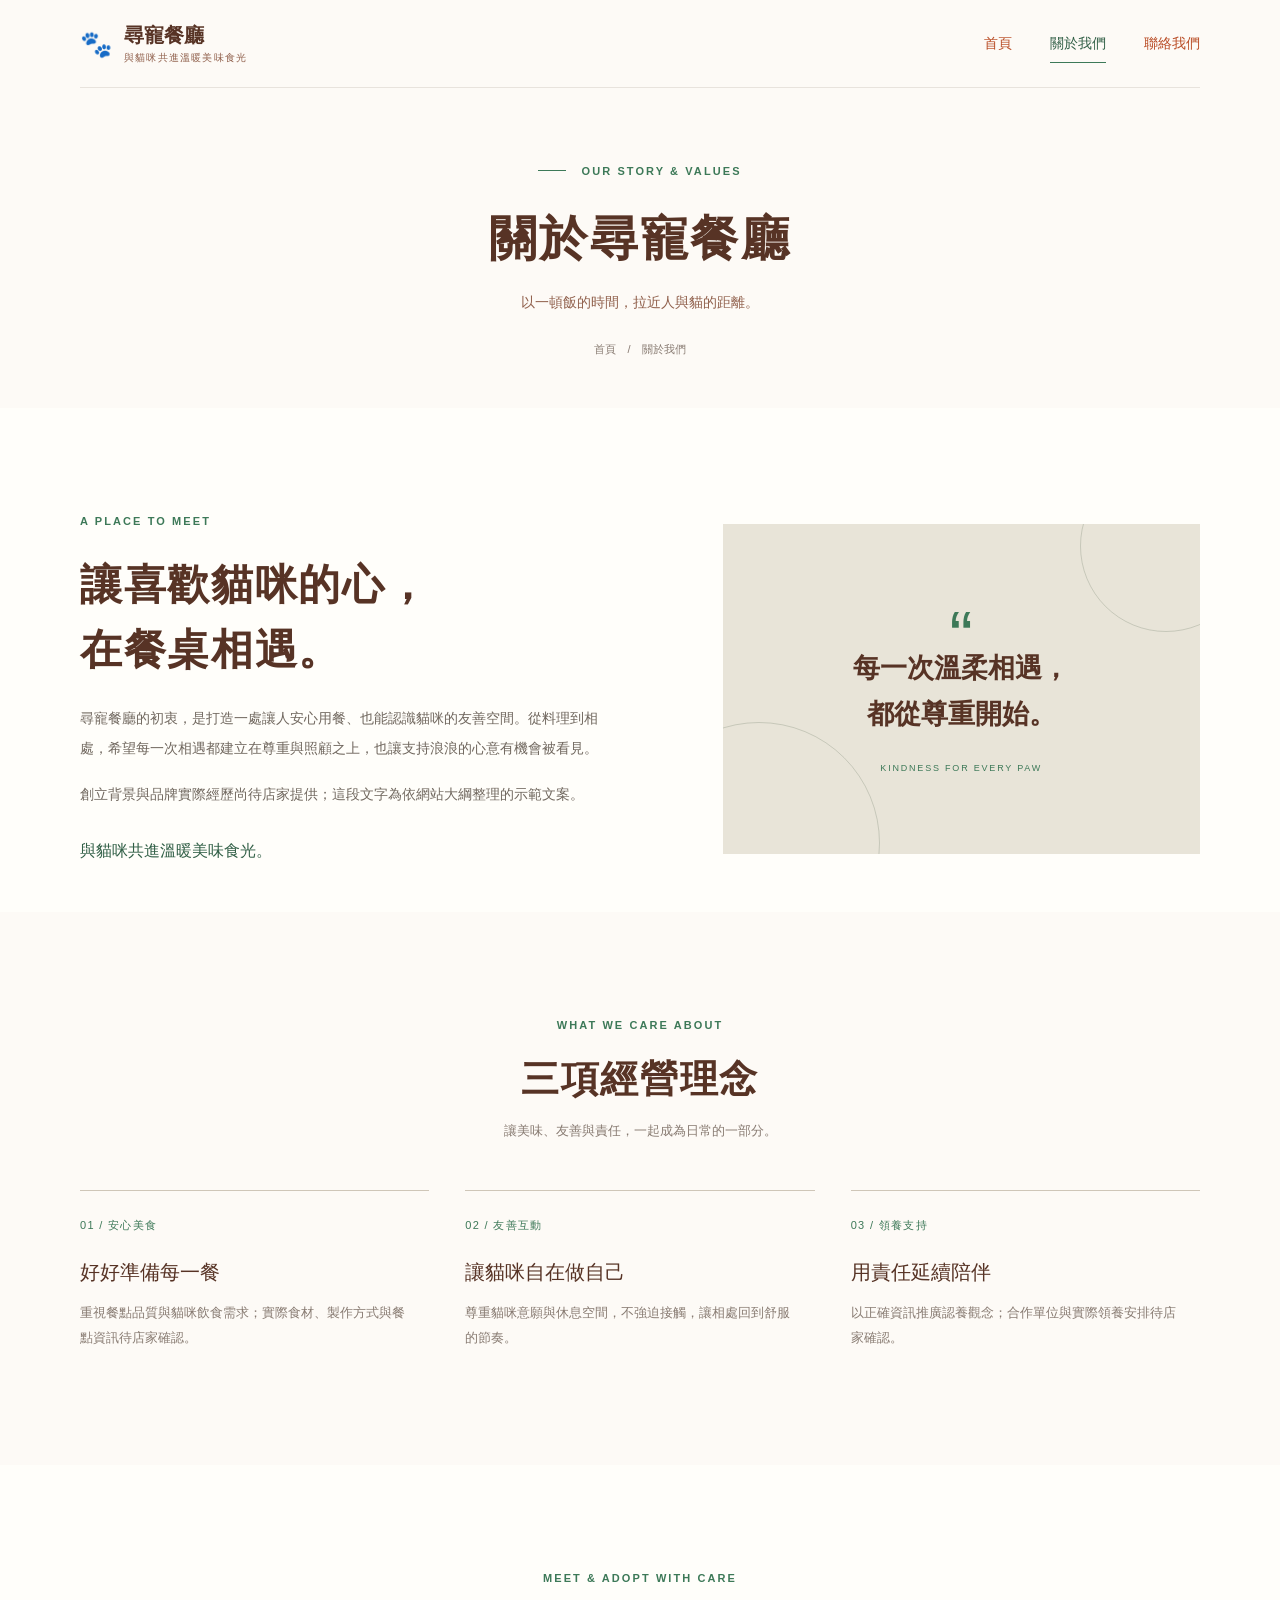
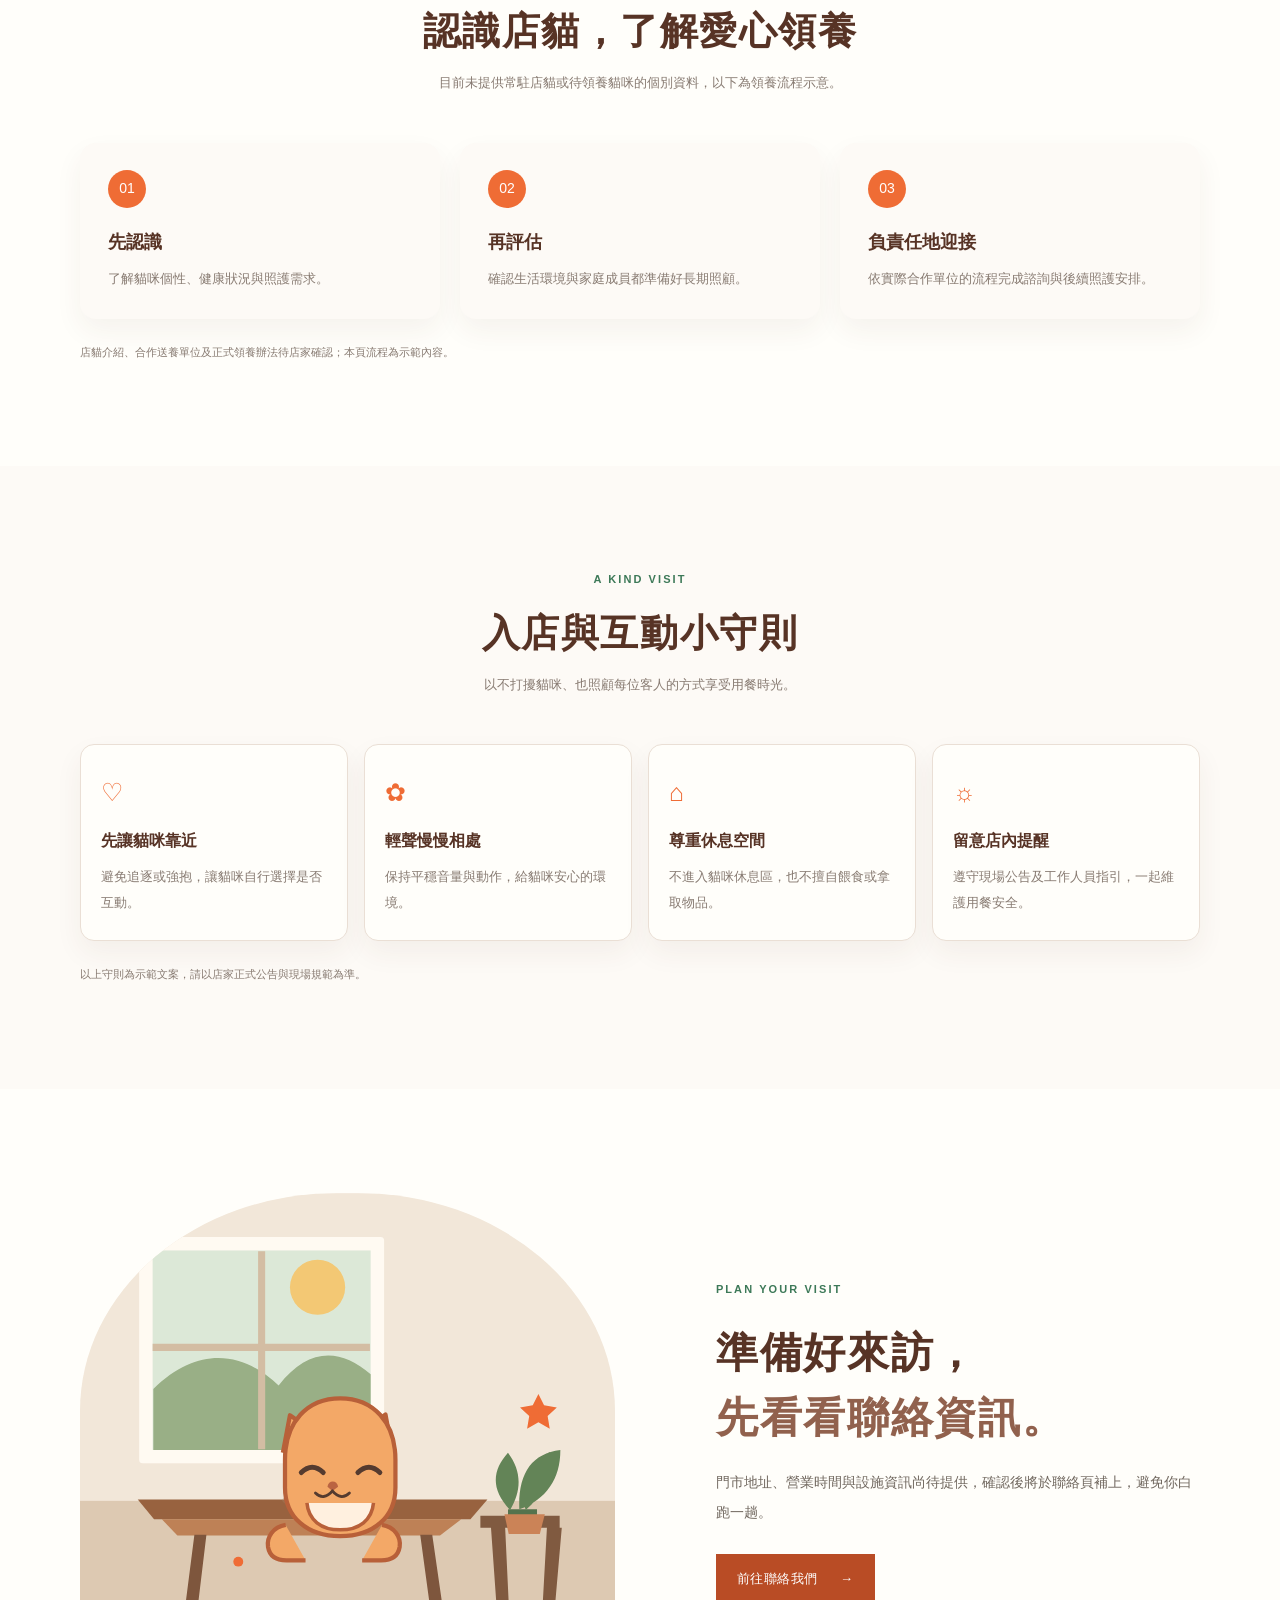
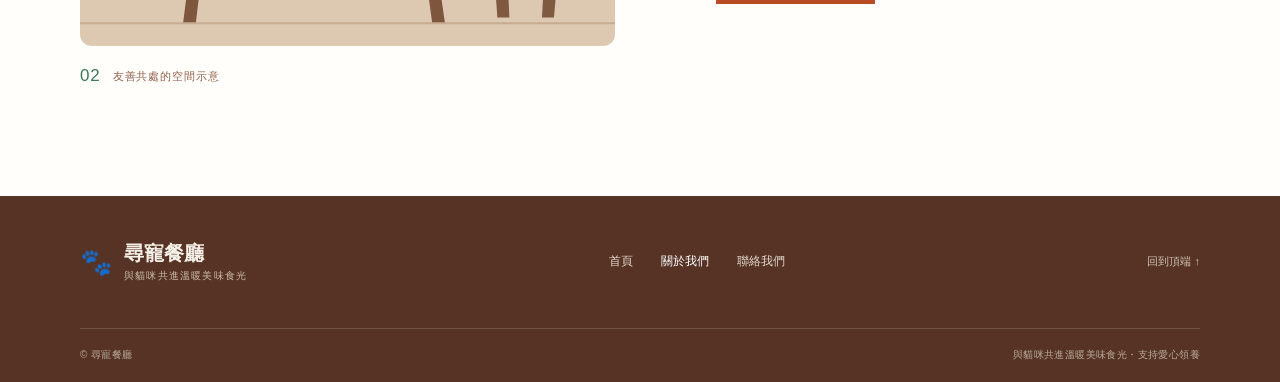
<file: pages/about.html>
<!doctype html>
<html lang="zh-Hant">
<head>
  <meta charset="utf-8">
  <meta name="viewport" content="width=device-width, initial-scale=1">
  <meta name="theme-color" content="#fdfaf6">
  <meta name="description" content="認識尋寵餐廳的人貓友善理念、愛心領養與入店互動守則。">
  <title>關於我們｜尋寵餐廳</title>
  <link rel="stylesheet" href="assets/css/site.css">
  <script src="assets/js/site.js" defer></script>
</head>
<body>
  <a class="skip-link" href="#main">跳至主要內容</a>
  <header class="site-header">
    <div class="container header-inner">
      <a class="brand" href="index.html" aria-label="尋寵餐廳，回到首頁">
        <span class="brand-mark" aria-hidden="true">🐾</span>
        <span class="brand-name">尋寵餐廳<span class="brand-tagline">與貓咪共進溫暖美味食光</span></span>
      </a>
      <button class="menu-toggle" type="button" aria-expanded="false" aria-controls="primary-navigation">
        <span class="menu-toggle-label">選單</span>
        <span class="menu-toggle-icon" aria-hidden="true"><span></span><span></span></span>
      </button>
      <nav class="site-nav" id="primary-navigation" aria-label="主要導覽">
        <a href="index.html">首頁</a>
        <a href="about.html" aria-current="page">關於我們</a>
        <a href="contact.html">聯絡我們</a>
      </nav>
    </div>
  </header>

  <main id="main">
    <section class="page-hero">
      <div class="container page-hero-inner">
        <p class="eyebrow"><span class="eyebrow-line"></span> OUR STORY &amp; VALUES</p>
        <h1>關於尋寵餐廳</h1>
        <p>以一頓飯的時間，拉近人與貓的距離。</p>
        <div class="breadcrumbs"><a href="index.html">首頁</a><span aria-hidden="true">/</span><span>關於我們</span></div>
      </div>
    </section>

    <section class="story-section section-space">
      <div class="container story-grid">
        <div class="story-copy">
          <p class="eyebrow">A PLACE TO MEET</p>
          <h2>讓喜歡貓咪的心，<br>在餐桌相遇。</h2>
          <p class="body-copy">尋寵餐廳的初衷，是打造一處讓人安心用餐、也能認識貓咪的友善空間。從料理到相處，希望每一次相遇都建立在尊重與照顧之上，也讓支持浪浪的心意有機會被看見。</p>
          <p class="body-copy">創立背景與品牌實際經歷尚待店家提供；這段文字為依網站大綱整理的示範文案。</p>
          <span class="story-signature">與貓咪共進溫暖美味食光。</span>
        </div>
        <figure class="story-visual">
          <div class="story-quote-mark" aria-hidden="true">“</div>
          <blockquote>每一次溫柔相遇，<br>都從尊重開始。</blockquote>
          <span class="story-visual-caption">KINDNESS FOR EVERY PAW</span>
        </figure>
      </div>
    </section>

    <section class="values-section section-space">
      <div class="container">
        <div class="section-heading">
          <p class="eyebrow">WHAT WE CARE ABOUT</p>
          <h2>三項經營理念</h2>
          <p>讓美味、友善與責任，一起成為日常的一部分。</p>
        </div>
        <div class="value-grid">
          <article class="value-card">
            <span class="value-index">01 / 安心美食</span>
            <h3>好好準備每一餐</h3>
            <p>重視餐點品質與貓咪飲食需求；實際食材、製作方式與餐點資訊待店家確認。</p>
          </article>
          <article class="value-card">
            <span class="value-index">02 / 友善互動</span>
            <h3>讓貓咪自在做自己</h3>
            <p>尊重貓咪意願與休息空間，不強迫接觸，讓相處回到舒服的節奏。</p>
          </article>
          <article class="value-card">
            <span class="value-index">03 / 領養支持</span>
            <h3>用責任延續陪伴</h3>
            <p>以正確資訊推廣認養觀念；合作單位與實際領養安排待店家確認。</p>
          </article>
        </div>
      </div>
    </section>

    <section class="adoption-section section-space">
      <div class="container">
        <div class="section-heading">
          <p class="eyebrow">MEET &amp; ADOPT WITH CARE</p>
          <h2>認識店貓，了解愛心領養</h2>
          <p>目前未提供常駐店貓或待領養貓咪的個別資料，以下為領養流程示意。</p>
        </div>
        <div class="adoption-grid">
          <article class="adoption-card"><span>01</span><h3>先認識</h3><p>了解貓咪個性、健康狀況與照護需求。</p></article>
          <article class="adoption-card"><span>02</span><h3>再評估</h3><p>確認生活環境與家庭成員都準備好長期照顧。</p></article>
          <article class="adoption-card"><span>03</span><h3>負責任地迎接</h3><p>依實際合作單位的流程完成諮詢與後續照護安排。</p></article>
        </div>
        <p class="sample-note">店貓介紹、合作送養單位及正式領養辦法待店家確認；本頁流程為示範內容。</p>
      </div>
    </section>

    <section class="rules-section section-space">
      <div class="container">
        <div class="section-heading">
          <p class="eyebrow">A KIND VISIT</p>
          <h2>入店與互動小守則</h2>
          <p>以不打擾貓咪、也照顧每位客人的方式享受用餐時光。</p>
        </div>
        <div class="rules-grid">
          <article class="rule-card"><span aria-hidden="true">♡</span><h3>先讓貓咪靠近</h3><p>避免追逐或強抱，讓貓咪自行選擇是否互動。</p></article>
          <article class="rule-card"><span aria-hidden="true">✿</span><h3>輕聲慢慢相處</h3><p>保持平穩音量與動作，給貓咪安心的環境。</p></article>
          <article class="rule-card"><span aria-hidden="true">⌂</span><h3>尊重休息空間</h3><p>不進入貓咪休息區，也不擅自餵食或拿取物品。</p></article>
          <article class="rule-card"><span aria-hidden="true">☼</span><h3>留意店內提醒</h3><p>遵守現場公告及工作人員指引，一起維護用餐安全。</p></article>
        </div>
        <p class="sample-note">以上守則為示範文案，請以店家正式公告與現場規範為準。</p>
      </div>
    </section>

    <section class="environment-section section-space">
      <div class="container environment-grid">
        <figure class="environment-image">
          <img src="assets/images/cat-corner.svg" alt="貓咪在窗邊休息，旁邊有餐桌與綠色盆栽的插畫">
          <figcaption class="image-caption"><span>02</span> 友善共處的空間示意</figcaption>
        </figure>
        <div class="environment-copy">
          <p class="eyebrow">PLAN YOUR VISIT</p>
          <h2>準備好來訪，<br><span class="text-muted">先看看聯絡資訊。</span></h2>
          <p class="body-copy">門市地址、營業時間與設施資訊尚待提供，確認後將於聯絡頁補上，避免你白跑一趟。</p>
          <a class="button button-primary" href="contact.html">前往聯絡我們 <span aria-hidden="true">→</span></a>
        </div>
      </div>
    </section>
  </main>

  <footer class="site-footer">
    <div class="container footer-main">
      <a class="brand footer-brand" href="index.html" aria-label="尋寵餐廳，回到首頁">
        <span class="brand-mark" aria-hidden="true">🐾</span>
        <span class="brand-name">尋寵餐廳<span class="brand-tagline">與貓咪共進溫暖美味食光</span></span>
      </a>
      <nav class="footer-nav" aria-label="頁尾導覽">
        <a href="index.html">首頁</a>
        <a href="about.html" aria-current="page">關於我們</a>
        <a href="contact.html">聯絡我們</a>
      </nav>
      <a class="footer-top" href="#main">回到頂端 ↑</a>
    </div>
    <div class="container footer-bottom">
      <span>© 尋寵餐廳</span>
      <span>與貓咪共進溫暖美味食光・支持愛心領養</span>
    </div>
  </footer>
</body>
</html>
</file>
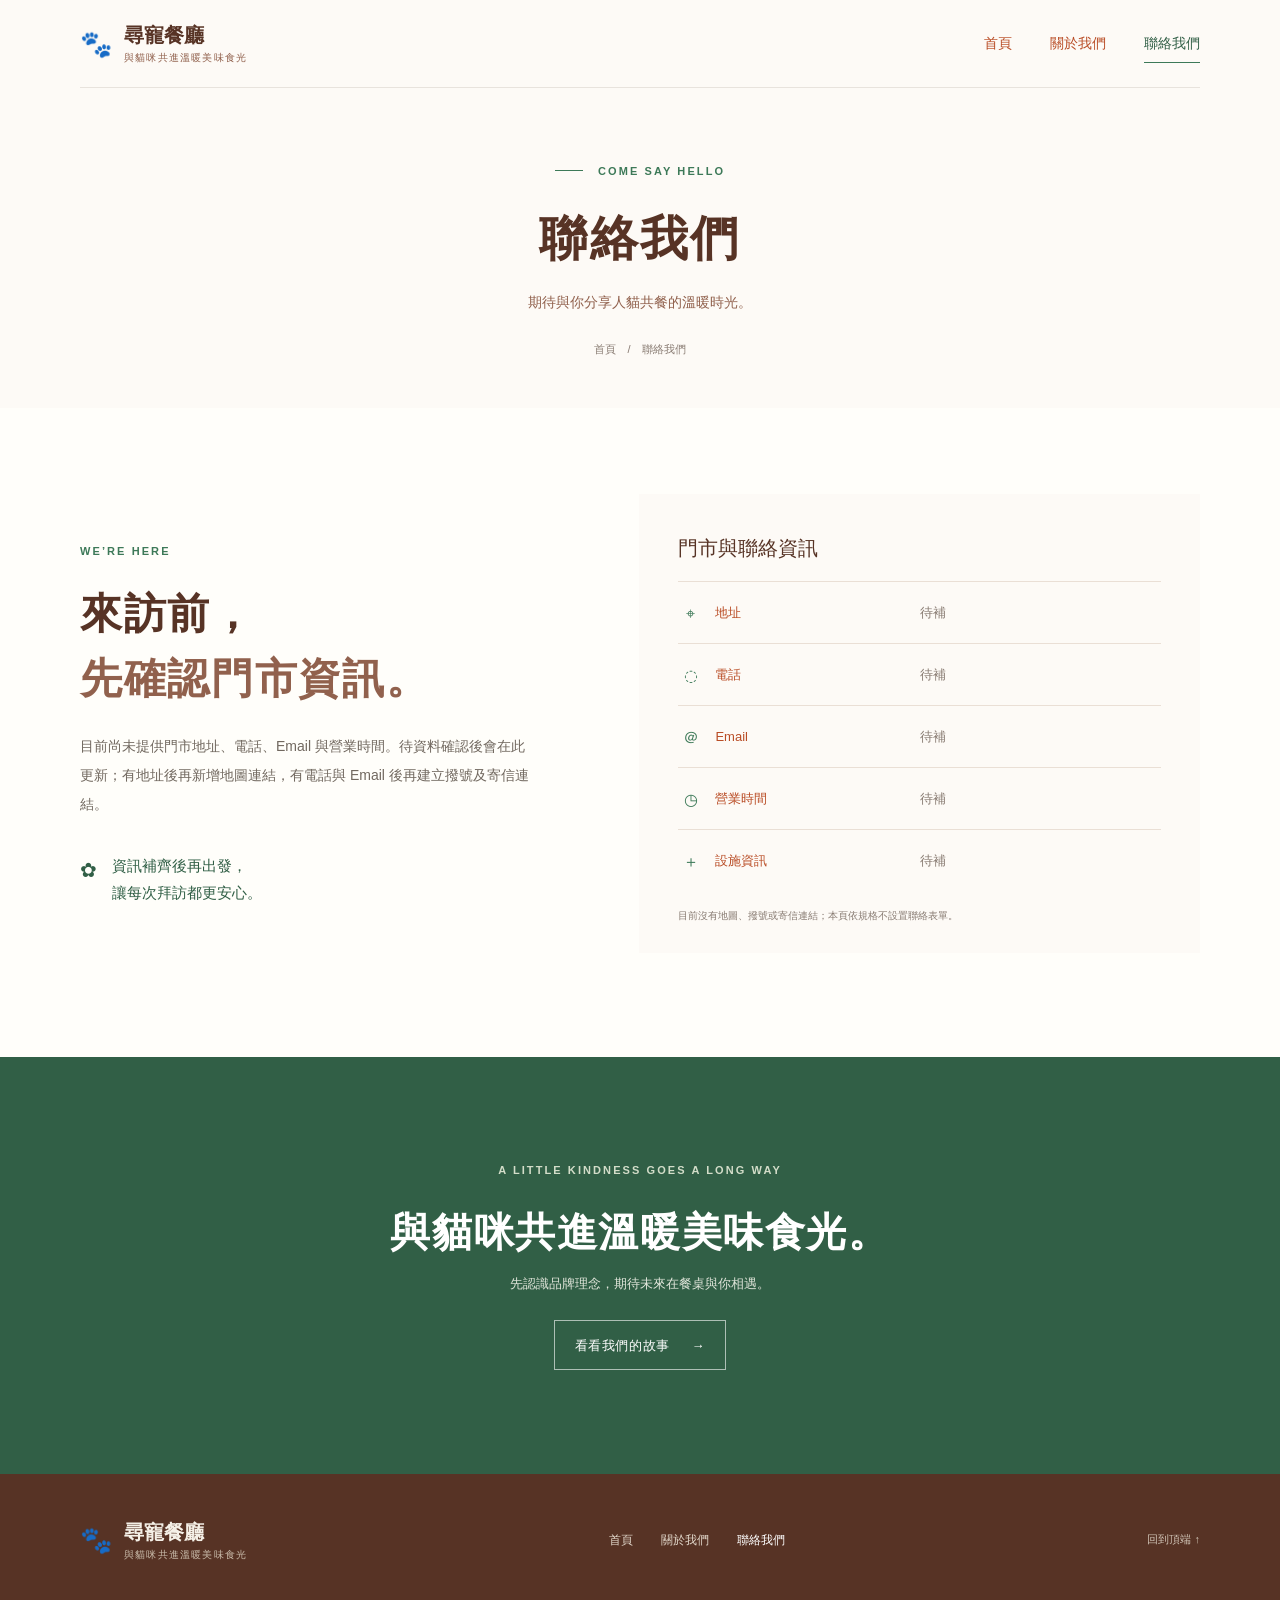
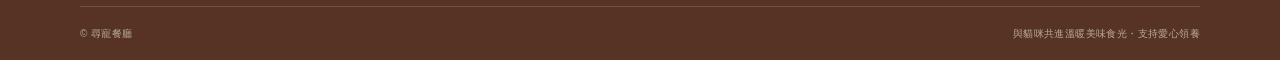
<file: pages/contact.html>
<!doctype html>
<html lang="zh-Hant">
<head>
  <meta charset="utf-8">
  <meta name="viewport" content="width=device-width, initial-scale=1">
  <meta name="theme-color" content="#fdfaf6">
  <meta name="description" content="尋寵餐廳門市地址、營業時間與聯絡資訊。">
  <title>聯絡我們｜尋寵餐廳</title>
  <link rel="stylesheet" href="assets/css/site.css">
  <script src="assets/js/site.js" defer></script>
</head>
<body>
  <a class="skip-link" href="#main">跳至主要內容</a>
  <header class="site-header">
    <div class="container header-inner">
      <a class="brand" href="index.html" aria-label="尋寵餐廳，回到首頁">
        <span class="brand-mark" aria-hidden="true">🐾</span>
        <span class="brand-name">尋寵餐廳<span class="brand-tagline">與貓咪共進溫暖美味食光</span></span>
      </a>
      <button class="menu-toggle" type="button" aria-expanded="false" aria-controls="primary-navigation">
        <span class="menu-toggle-label">選單</span>
        <span class="menu-toggle-icon" aria-hidden="true"><span></span><span></span></span>
      </button>
      <nav class="site-nav" id="primary-navigation" aria-label="主要導覽">
        <a href="index.html">首頁</a>
        <a href="about.html">關於我們</a>
        <a href="contact.html" aria-current="page">聯絡我們</a>
      </nav>
    </div>
  </header>

  <main id="main">
    <section class="page-hero">
      <div class="container page-hero-inner">
        <p class="eyebrow"><span class="eyebrow-line"></span> COME SAY HELLO</p>
        <h1>聯絡我們</h1>
        <p>期待與你分享人貓共餐的溫暖時光。</p>
        <div class="breadcrumbs"><a href="index.html">首頁</a><span aria-hidden="true">/</span><span>聯絡我們</span></div>
      </div>
    </section>

    <section class="contact-section section-space">
      <div class="container contact-grid">
        <div class="contact-copy">
          <p class="eyebrow">WE’RE HERE</p>
          <h2>來訪前，<br><span class="text-muted">先確認門市資訊。</span></h2>
          <p class="body-copy">目前尚未提供門市地址、電話、Email 與營業時間。待資料確認後會在此更新；有地址後再新增地圖連結，有電話與 Email 後再建立撥號及寄信連結。</p>
          <div class="contact-aside">
            <span class="aside-mark" aria-hidden="true">✿</span>
            <p>資訊補齊後再出發，<br>讓每次拜訪都更安心。</p>
          </div>
        </div>
        <div class="contact-card">
          <p class="contact-card-heading">門市與聯絡資訊</p>
          <dl class="contact-list">
            <div class="contact-row">
              <dt><span class="contact-symbol" aria-hidden="true">⌖</span>地址</dt>
              <dd>待補</dd>
            </div>
            <div class="contact-row">
              <dt><span class="contact-symbol" aria-hidden="true">◌</span>電話</dt>
              <dd>待補</dd>
            </div>
            <div class="contact-row">
              <dt><span class="contact-symbol" aria-hidden="true">＠</span>Email</dt>
              <dd>待補</dd>
            </div>
            <div class="contact-row">
              <dt><span class="contact-symbol" aria-hidden="true">◷</span>營業時間</dt>
              <dd>待補</dd>
            </div>
            <div class="contact-row">
              <dt><span class="contact-symbol" aria-hidden="true">＋</span>設施資訊</dt>
              <dd>待補</dd>
            </div>
          </dl>
          <p class="contact-footnote">目前沒有地圖、撥號或寄信連結；本頁依規格不設置聯絡表單。</p>
        </div>
      </div>
    </section>

    <section class="contact-bottom section-space">
      <div class="container contact-bottom-inner">
        <p class="eyebrow">A LITTLE KINDNESS GOES A LONG WAY</p>
        <h2>與貓咪共進溫暖美味食光。</h2>
        <p>先認識品牌理念，期待未來在餐桌與你相遇。</p>
        <a class="button button-light" href="about.html">看看我們的故事 <span aria-hidden="true">→</span></a>
      </div>
    </section>
  </main>

  <footer class="site-footer">
    <div class="container footer-main">
      <a class="brand footer-brand" href="index.html" aria-label="尋寵餐廳，回到首頁">
        <span class="brand-mark" aria-hidden="true">🐾</span>
        <span class="brand-name">尋寵餐廳<span class="brand-tagline">與貓咪共進溫暖美味食光</span></span>
      </a>
      <nav class="footer-nav" aria-label="頁尾導覽">
        <a href="index.html">首頁</a>
        <a href="about.html">關於我們</a>
        <a href="contact.html" aria-current="page">聯絡我們</a>
      </nav>
      <a class="footer-top" href="#main">回到頂端 ↑</a>
    </div>
    <div class="container footer-bottom">
      <span>© 尋寵餐廳</span>
      <span>與貓咪共進溫暖美味食光・支持愛心領養</span>
    </div>
  </footer>
</body>
</html>
</file>
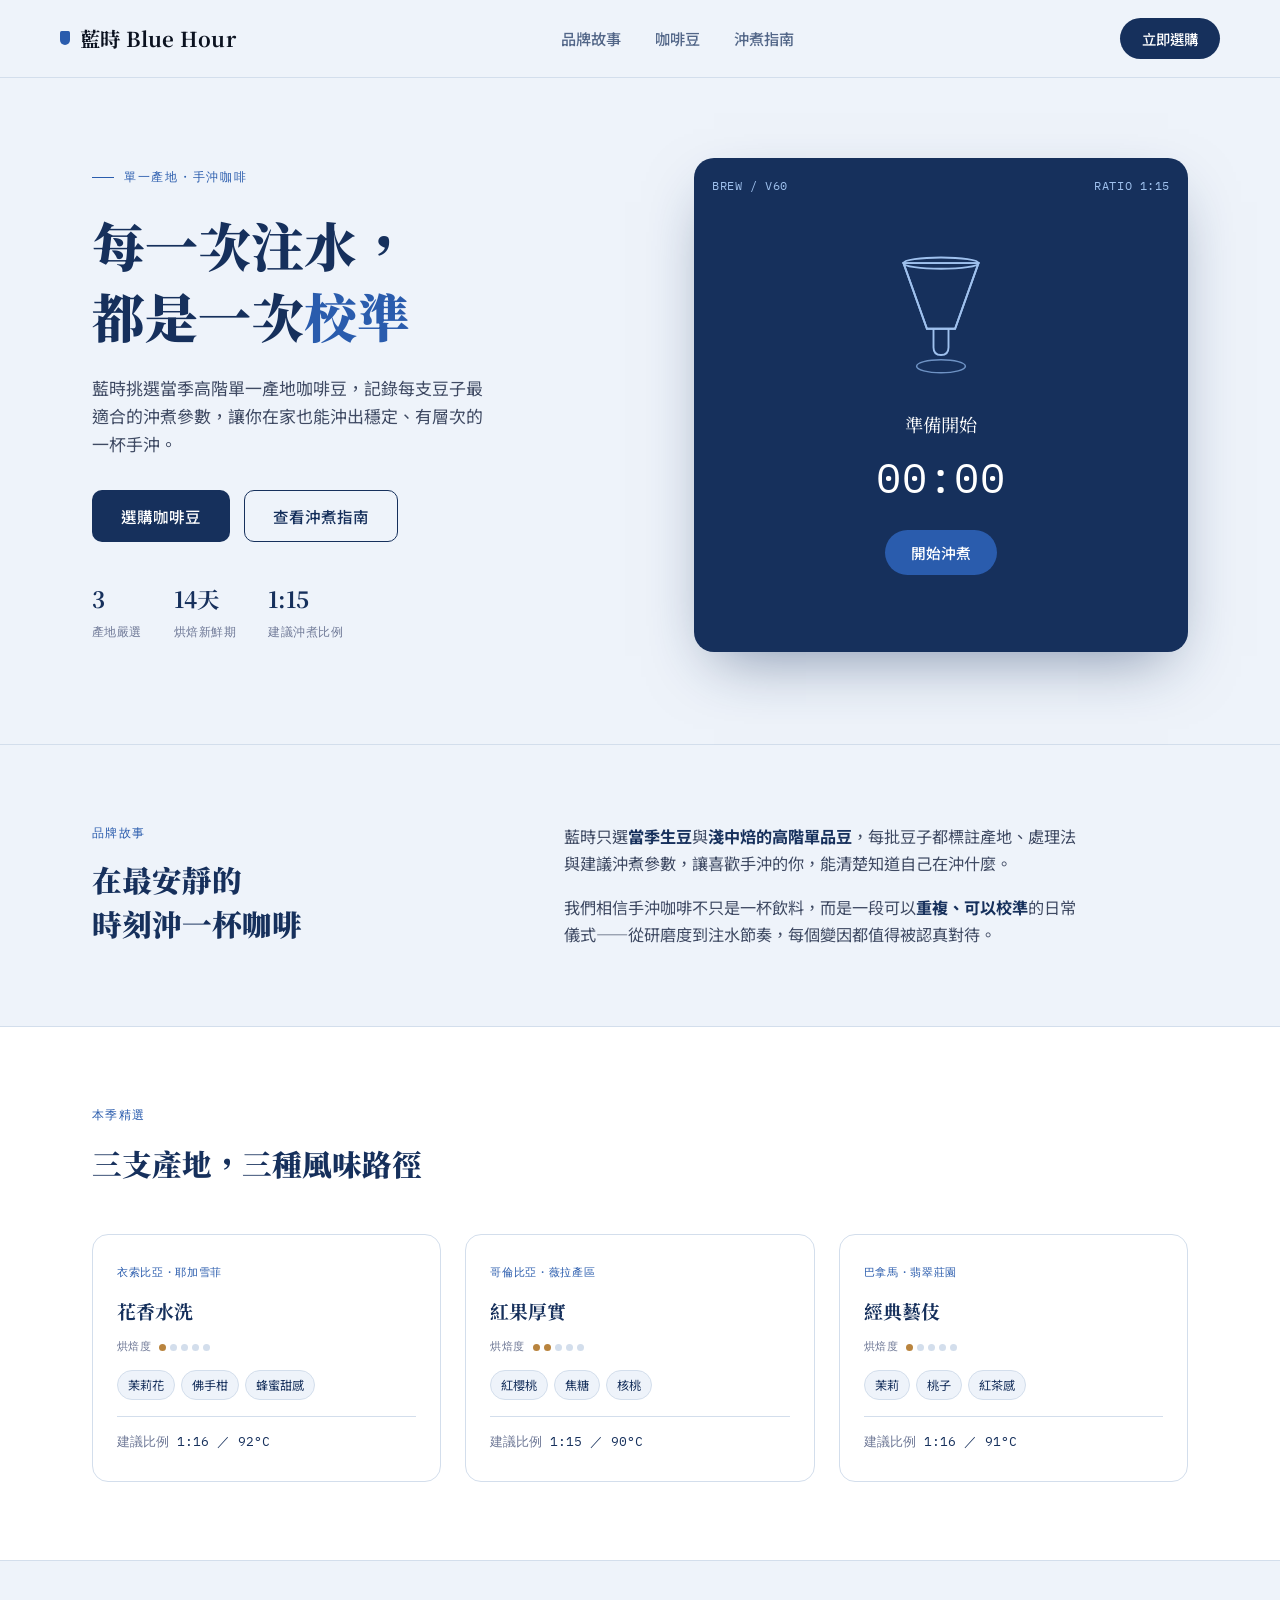
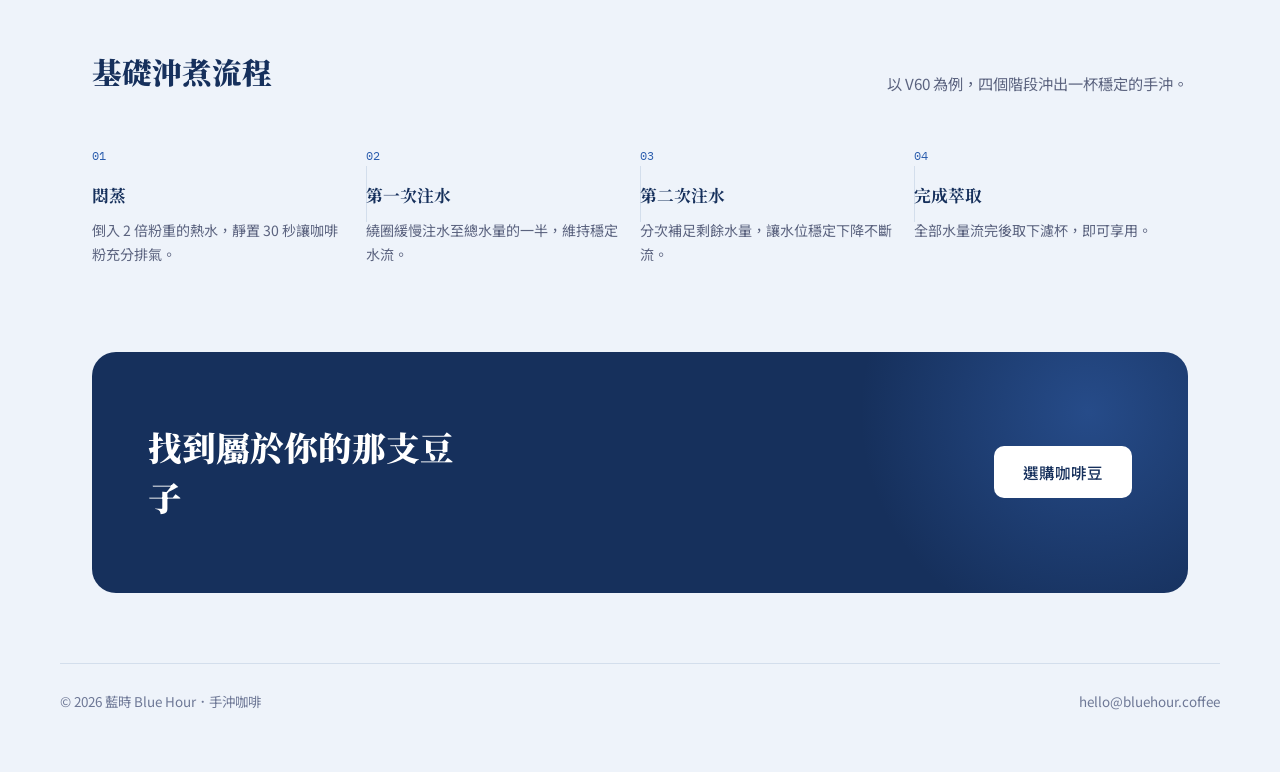
<file: w1/claude.html>
<!DOCTYPE html>
<html lang="zh-Hant">
<head>
<meta charset="UTF-8">
<meta name="viewport" content="width=device-width, initial-scale=1.0">
<title>藍時 Blue Hour｜手沖咖啡</title>
<link rel="preconnect" href="https://fonts.googleapis.com">
<link rel="preconnect" href="https://fonts.gstatic.com" crossorigin>
<link href="https://fonts.googleapis.com/css2?family=Noto+Serif+TC:wght@500;700;900&family=Noto+Sans+TC:wght@400;500;700&family=IBM+Plex+Mono:wght@400;500&display=swap" rel="stylesheet">
<style>
  :root{
    --ink: #0B1220;
    --deep: #16305C;
    --blue: #2A5CAD;
    --blue-bright: #3E74CC;
    --paper: #EEF3FA;
    --mist: #D3DEEC;
    --white: #FFFFFF;
    --roast: #B9843E;

    --display: 'Noto Serif TC', serif;
    --body: 'Noto Sans TC', sans-serif;
    --mono: 'IBM Plex Mono', monospace;
  }

  *{ box-sizing:border-box; margin:0; padding:0; }
  html{ scroll-behavior:smooth; }
  body{
    background: var(--paper);
    color: var(--ink);
    font-family: var(--body);
    line-height:1.65;
    -webkit-font-smoothing:antialiased;
  }
  a{ color:inherit; text-decoration:none; }
  ul{ list-style:none; }
  button{ font-family:inherit; cursor:pointer; }
  :focus-visible{ outline:2px solid var(--blue); outline-offset:3px; border-radius:4px; }

  .wrap{ max-width:1160px; margin:0 auto; padding:0 32px; }

  /* NAV */
  header.site{
    position:sticky; top:0; z-index:50;
    background: rgba(238,243,250,0.88);
    backdrop-filter: blur(10px);
    border-bottom:1px solid var(--mist);
  }
  .nav{ display:flex; align-items:center; justify-content:space-between; padding:18px 0; }
  .logo{ font-family:var(--display); font-weight:700; font-size:1.28rem; letter-spacing:0.02em; display:flex; align-items:center; gap:10px; }
  .logo .mark{ width:10px; height:14px; background:var(--blue); border-radius:2px 2px 6px 6px; }
  .nav-links{ display:flex; gap:34px; font-size:0.95rem; font-weight:500; color:var(--deep); }
  .nav-links a{ opacity:0.72; transition:opacity .15s ease; }
  .nav-links a:hover{ opacity:1; }
  .nav-cta{
    background:var(--deep); color:var(--white);
    padding:10px 22px; border-radius:999px; font-size:0.9rem; font-weight:500;
    border:none; transition:background .15s ease, transform .15s ease;
  }
  .nav-cta:hover{ background:var(--blue); transform:translateY(-1px); }

  /* HERO */
  .hero{ padding:80px 0 92px; }
  .hero-grid{ display:grid; grid-template-columns:1.05fr 0.95fr; gap:56px; align-items:center; }
  .eyebrow{
    font-family:var(--mono); font-size:0.76rem; letter-spacing:0.14em; text-transform:uppercase;
    color:var(--blue); display:flex; align-items:center; gap:10px; margin-bottom:22px;
  }
  .eyebrow::before{ content:""; width:22px; height:1px; background:var(--blue); }
  .hero h1{
    font-family:var(--display); font-weight:900; font-size:clamp(2.1rem,4.2vw,3.3rem);
    line-height:1.35; color:var(--deep); margin-bottom:22px;
  }
  .hero h1 em{ font-style:normal; color:var(--blue); }
  .hero p.lede{ font-size:1.06rem; color:#3F4A63; max-width:44ch; margin-bottom:32px; }
  .hero-actions{ display:flex; gap:14px; flex-wrap:wrap; margin-bottom:38px; }
  .btn-primary, .btn-ghost{
    padding:14px 28px; border-radius:10px; font-size:0.97rem; font-weight:500;
    border:1px solid transparent; transition:all .15s ease; display:inline-flex; align-items:center; gap:8px;
  }
  .btn-primary{ background:var(--deep); color:var(--white); }
  .btn-primary:hover{ background:var(--blue); transform:translateY(-1px); }
  .btn-ghost{ background:transparent; border-color:var(--deep); color:var(--deep); }
  .btn-ghost:hover{ background:var(--deep); color:var(--white); }

  .hero-stats{ display:flex; gap:32px; font-family:var(--mono); }
  .hero-stats div strong{ display:block; font-size:1.4rem; font-family:var(--display); color:var(--deep); }
  .hero-stats div span{ font-size:0.74rem; color:#6E7896; letter-spacing:0.04em; }

  /* SIGNATURE: brew timer */
  .brewer{
    position:relative; background:var(--deep); border-radius:20px;
    aspect-ratio:1/1; overflow:hidden;
    box-shadow:0 24px 60px -20px rgba(22,48,92,0.5);
    display:flex; flex-direction:column; align-items:center; justify-content:center;
    padding: 26px;
  }
  .brewer-hud{
    position:absolute; top:18px; left:18px; right:18px;
    display:flex; justify-content:space-between;
    font-family:var(--mono); font-size:0.72rem; color:#9FC1EE; letter-spacing:0.05em;
  }
  .brewer-stage{
    font-family:var(--display); color:var(--white); font-size:1.15rem;
    margin-top: 6px; margin-bottom: 4px; text-align:center; min-height: 1.6em;
  }
  .brewer-time{
    font-family:var(--mono); font-size:2.6rem; color:var(--white); letter-spacing:0.02em; margin-bottom:18px;
  }
  .dripper-svg{ width:150px; margin-bottom: 18px; }
  .brewer-btn{
    background:var(--blue); color:var(--white); border:none;
    padding:12px 26px; border-radius:999px; font-size:0.92rem; font-weight:500;
    transition:background .15s ease;
  }
  .brewer-btn:hover{ background:var(--blue-bright); }
  .brewer-btn:disabled{ opacity:0.55; cursor:default; }

  /* STORY */
  .story{ padding:78px 0; border-top:1px solid var(--mist); }
  .story-grid{ display:grid; grid-template-columns:0.8fr 1.2fr; gap:56px; }
  .section-label{
    font-family:var(--mono); font-size:0.76rem; letter-spacing:0.12em; text-transform:uppercase;
    color:var(--blue); margin-bottom:14px;
  }
  .story h2{ font-family:var(--display); font-weight:900; font-size:1.85rem; color:var(--deep); line-height:1.5; }
  .story-body p{ font-size:1.01rem; color:#3F4A63; margin-bottom:18px; max-width:58ch; }
  .story-body p:last-child{ margin-bottom:0; }
  .story-body strong{ color:var(--deep); }

  /* BEANS */
  .beans{ padding:78px 0; background:var(--white); border-top:1px solid var(--mist); border-bottom:1px solid var(--mist); }
  .beans-head{ max-width:640px; margin-bottom:46px; }
  .beans-head h2{ font-family:var(--display); font-weight:900; font-size:1.85rem; color:var(--deep); margin-top:10px; }
  .bean-cards{ display:grid; grid-template-columns:repeat(3,1fr); gap:24px; }
  .b-card{
    border:1px solid var(--mist); border-radius:16px; padding:28px 24px;
    transition:border-color .15s ease, transform .15s ease;
  }
  .b-card:hover{ border-color:var(--blue-bright); transform:translateY(-3px); }
  .b-card .origin{ font-family:var(--mono); font-size:0.7rem; color:var(--blue); letter-spacing:0.06em; margin-bottom:14px; }
  .b-card h3{ font-family:var(--display); font-weight:700; font-size:1.18rem; color:var(--deep); margin-bottom:12px; }
  .roast-bar{ display:flex; align-items:center; gap:8px; margin-bottom:14px; }
  .roast-bar .label{ font-family:var(--mono); font-size:0.68rem; color:#6E7896; letter-spacing:0.04em; }
  .roast-dots{ display:flex; gap:4px; }
  .roast-dots span{ width:7px; height:7px; border-radius:50%; background:var(--mist); }
  .roast-dots span.on{ background:var(--roast); }
  .flavor-tags{ display:flex; flex-wrap:wrap; gap:6px; margin-bottom:16px; }
  .flavor-tags span{
    font-size:0.76rem; padding:4px 10px; border-radius:999px;
    background:var(--paper); color:var(--deep); border:1px solid var(--mist);
  }
  .b-card .ratio{ font-family:var(--mono); font-size:0.82rem; color:var(--deep); border-top:1px solid var(--mist); padding-top:14px; }
  .b-card .ratio span{ color:#6E7896; }

  /* GUIDE */
  .guide{ padding:86px 0; }
  .guide-head{ display:flex; justify-content:space-between; align-items:flex-end; margin-bottom:50px; gap:24px; flex-wrap:wrap; }
  .guide-head h2{ font-family:var(--display); font-weight:900; font-size:1.85rem; color:var(--deep); }
  .guide-head p{ max-width:38ch; color:#5B637F; font-size:0.95rem; }
  .steps{ display:grid; grid-template-columns:repeat(4,1fr); position:relative; }
  .step{ position:relative; padding:0 22px 0 0; }
  .step:not(:last-child)::after{
    content:""; position:absolute; top:20px; right:-1px; width:1px; height:56px; background:var(--mist);
  }
  .step .num{ font-family:var(--mono); font-size:0.76rem; color:var(--blue); margin-bottom:16px; display:block; }
  .step h3{ font-family:var(--display); font-weight:700; font-size:1.05rem; color:var(--deep); margin-bottom:10px; }
  .step p{ font-size:0.88rem; color:#5B637F; }

  /* CTA */
  .cta{
    background:var(--deep); color:var(--white); border-radius:24px; margin:0 32px 32px;
    padding:70px 56px; position:relative; overflow:hidden;
  }
  .cta::before{
    content:""; position:absolute; width:460px; height:460px;
    background:radial-gradient(circle, rgba(62,116,204,0.4), transparent 70%);
    top:-170px; right:-130px; border-radius:50%;
  }
  .cta-inner{ position:relative; z-index:2; display:flex; justify-content:space-between; align-items:center; gap:40px; flex-wrap:wrap; }
  .cta h2{ font-family:var(--display); font-weight:900; font-size:clamp(1.5rem,2.8vw,2.1rem); max-width:16ch; line-height:1.5; }
  .cta .btn-primary{ background:var(--white); color:var(--deep); white-space:nowrap; }
  .cta .btn-primary:hover{ background:var(--paper); }

  footer.site{ padding:38px 32px 60px; }
  .footer-grid{
    max-width:1160px; margin:0 auto; display:flex; justify-content:space-between; align-items:center;
    flex-wrap:wrap; gap:16px; font-size:0.84rem; color:#6E7896; border-top:1px solid var(--mist); padding-top:26px;
  }

  @media (prefers-reduced-motion:reduce){ *{ animation-duration:0.001ms !important; transition-duration:0.001ms !important; } }

  @media (max-width:880px){
    .hero-grid{ grid-template-columns:1fr; }
    .brewer{ order:-1; max-width:400px; margin:0 auto 8px; }
    .story-grid{ grid-template-columns:1fr; gap:28px; }
    .bean-cards{ grid-template-columns:1fr; }
    .steps{ grid-template-columns:1fr 1fr; row-gap:32px; }
    .step:nth-child(2)::after{ display:none; }
    .nav-links{ display:none; }
    .cta{ margin:0 16px 16px; padding:46px 28px; }
    .cta-inner{ flex-direction:column; align-items:flex-start; }
  }
  @media (max-width:520px){
    .wrap{ padding:0 20px; }
    .steps{ grid-template-columns:1fr; }
    .step:not(:last-child)::after{ display:none; }
    .hero-stats{ gap:20px; }
  }
</style>
</head>
<body>

<header class="site">
  <nav class="wrap nav">
    <div class="logo"><span class="mark"></span>藍時 Blue Hour</div>
    <ul class="nav-links">
      <li><a href="#story">品牌故事</a></li>
      <li><a href="#beans">咖啡豆</a></li>
      <li><a href="#guide">沖煮指南</a></li>
    </ul>
    <button class="nav-cta">立即選購</button>
  </nav>
</header>

<section class="hero">
  <div class="wrap hero-grid">
    <div>
      <div class="eyebrow">單一產地・手沖咖啡</div>
      <h1>每一次注水，<br>都是一次<em>校準</em></h1>
      <p class="lede">藍時挑選當季高階單一產地咖啡豆，記錄每支豆子最適合的沖煮參數，讓你在家也能沖出穩定、有層次的一杯手沖。</p>
      <div class="hero-actions">
        <button class="btn-primary">選購咖啡豆</button>
        <button class="btn-ghost">查看沖煮指南</button>
      </div>
      <div class="hero-stats">
        <div><strong>3</strong><span>產地嚴選</span></div>
        <div><strong>14天</strong><span>烘焙新鮮期</span></div>
        <div><strong>1:15</strong><span>建議沖煮比例</span></div>
      </div>
    </div>

    <div class="brewer">
      <div class="brewer-hud">
        <span>BREW / V60</span>
        <span id="ratioTag">RATIO 1:15</span>
      </div>
      <svg class="dripper-svg" id="dripperSvg" viewBox="0 0 160 160" xmlns="http://www.w3.org/2000/svg">
        <path d="M40 30 L120 30 L95 100 L65 100 Z" fill="none" stroke="#9FC1EE" stroke-width="2"/>
        <rect id="waterLevel" x="65" y="98" width="30" height="0" fill="#3E74CC" opacity="0.85"/>
        <path d="M40 30 L120 30 L95 100 L65 100 Z" fill="none" stroke="#9FC1EE" stroke-width="2"/>
        <ellipse cx="80" cy="30" rx="40" ry="6" fill="none" stroke="#9FC1EE" stroke-width="2"/>
        <path d="M72 100 L72 120 Q72 128 80 128 Q88 128 88 120 L88 100" fill="none" stroke="#9FC1EE" stroke-width="2"/>
        <ellipse cx="80" cy="140" rx="26" ry="7" fill="none" stroke="#6E92C4" stroke-width="1.6"/>
        <line id="pourLine" x1="80" y1="8" x2="80" y2="30" stroke="#3E74CC" stroke-width="3" opacity="0"/>
      </svg>
      <div class="brewer-stage" id="stageLabel">準備開始</div>
      <div class="brewer-time" id="timeLabel">00:00</div>
      <button class="brewer-btn" id="brewBtn">開始沖煮</button>
    </div>
  </div>
</section>

<section class="story" id="story">
  <div class="wrap story-grid">
    <div>
      <div class="section-label">品牌故事</div>
      <h2>在最安靜的<br>時刻沖一杯咖啡</h2>
    </div>
    <div class="story-body">
      <p>藍時只選<strong>當季生豆</strong>與<strong>淺中焙的高階單品豆</strong>，每批豆子都標註產地、處理法與建議沖煮參數，讓喜歡手沖的你，能清楚知道自己在沖什麼。</p>
      <p>我們相信手沖咖啡不只是一杯飲料，而是一段可以<strong>重複、可以校準</strong>的日常儀式——從研磨度到注水節奏，每個變因都值得被認真對待。</p>
    </div>
  </div>
</section>

<section class="beans" id="beans">
  <div class="wrap">
    <div class="beans-head">
      <div class="section-label">本季精選</div>
      <h2>三支產地，三種風味路徑</h2>
    </div>
    <div class="bean-cards">
      <div class="b-card">
        <div class="origin">衣索比亞・耶加雪菲</div>
        <h3>花香水洗</h3>
        <div class="roast-bar">
          <span class="label">烘焙度</span>
          <div class="roast-dots"><span class="on"></span><span></span><span></span><span></span><span></span></div>
        </div>
        <div class="flavor-tags"><span>茉莉花</span><span>佛手柑</span><span>蜂蜜甜感</span></div>
        <div class="ratio"><span>建議比例</span> 1:16 ／ 92°C</div>
      </div>
      <div class="b-card">
        <div class="origin">哥倫比亞・薇拉產區</div>
        <h3>紅果厚實</h3>
        <div class="roast-bar">
          <span class="label">烘焙度</span>
          <div class="roast-dots"><span class="on"></span><span class="on"></span><span></span><span></span><span></span></div>
        </div>
        <div class="flavor-tags"><span>紅櫻桃</span><span>焦糖</span><span>核桃</span></div>
        <div class="ratio"><span>建議比例</span> 1:15 ／ 90°C</div>
      </div>
      <div class="b-card">
        <div class="origin">巴拿馬・翡翠莊園</div>
        <h3>經典藝伎</h3>
        <div class="roast-bar">
          <span class="label">烘焙度</span>
          <div class="roast-dots"><span class="on"></span><span></span><span></span><span></span><span></span></div>
        </div>
        <div class="flavor-tags"><span>茉莉</span><span>桃子</span><span>紅茶感</span></div>
        <div class="ratio"><span>建議比例</span> 1:16 ／ 91°C</div>
      </div>
    </div>
  </div>
</section>

<section class="guide" id="guide">
  <div class="wrap">
    <div class="guide-head">
      <h2>基礎沖煮流程</h2>
      <p>以 V60 為例，四個階段沖出一杯穩定的手沖。</p>
    </div>
    <div class="steps">
      <div class="step">
        <span class="num">01</span>
        <h3>悶蒸</h3>
        <p>倒入 2 倍粉重的熱水，靜置 30 秒讓咖啡粉充分排氣。</p>
      </div>
      <div class="step">
        <span class="num">02</span>
        <h3>第一次注水</h3>
        <p>繞圈緩慢注水至總水量的一半，維持穩定水流。</p>
      </div>
      <div class="step">
        <span class="num">03</span>
        <h3>第二次注水</h3>
        <p>分次補足剩餘水量，讓水位穩定下降不斷流。</p>
      </div>
      <div class="step">
        <span class="num">04</span>
        <h3>完成萃取</h3>
        <p>全部水量流完後取下濾杯，即可享用。</p>
      </div>
    </div>
  </div>
</section>

<div class="wrap" style="padding:0;">
  <div class="cta">
    <div class="cta-inner">
      <h2>找到屬於你的那支豆子</h2>
      <button class="btn-primary">選購咖啡豆</button>
    </div>
  </div>
</div>

<footer class="site">
  <div class="footer-grid">
    <div>© 2026 藍時 Blue Hour．手沖咖啡</div>
    <div>hello@bluehour.coffee</div>
  </div>
</footer>

<script>
  (function(){
    const btn = document.getElementById('brewBtn');
    const stageLabel = document.getElementById('stageLabel');
    const timeLabel = document.getElementById('timeLabel');
    const waterLevel = document.getElementById('waterLevel');
    const pourLine = document.getElementById('pourLine');

    const stages = [
      { name:'悶蒸中', dur:30, water:8 },
      { name:'第一次注水', dur:60, water:38 },
      { name:'第二次注水', dur:60, water:75 },
      { name:'萃取完成', dur:0, water:75 }
    ];

    let running = false;
    let stageIndex = 0;
    let elapsed = 0;
    let totalElapsed = 0;
    let timer = null;

    function fmt(s){
      const m = Math.floor(s/60).toString().padStart(2,'0');
      const sec = Math.floor(s%60).toString().padStart(2,'0');
      return m+':'+sec;
    }

    function tick(){
      totalElapsed += 1;
      elapsed += 1;
      timeLabel.textContent = fmt(totalElapsed);

      const stage = stages[stageIndex];
      const progress = stage.dur ? Math.min(elapsed/stage.dur, 1) : 1;
      const prevWater = stageIndex === 0 ? 0 : stages[stageIndex-1].water;
      const currentWater = prevWater + (stage.water - prevWater) * progress;
      waterLevel.setAttribute('y', 98 - currentWater*0.55);
      waterLevel.setAttribute('height', currentWater*0.55);

      pourLine.style.opacity = (stageIndex === 1 || stageIndex === 2) ? '0.9' : '0';

      if(stage.dur && elapsed >= stage.dur){
        stageIndex += 1;
        elapsed = 0;
        if(stageIndex >= stages.length - 1){
          stageLabel.textContent = stages[stages.length-1].name;
          pourLine.style.opacity = '0';
          clearInterval(timer);
          running = false;
          btn.disabled = false;
          btn.textContent = '再沖一次';
          return;
        }
        stageLabel.textContent = stages[stageIndex].name;
      }
    }

    btn.addEventListener('click', () => {
      if(running) return;
      running = true;
      stageIndex = 0;
      elapsed = 0;
      totalElapsed = 0;
      waterLevel.setAttribute('y', 98);
      waterLevel.setAttribute('height', 0);
      stageLabel.textContent = stages[0].name;
      timeLabel.textContent = '00:00';
      btn.disabled = true;
      btn.textContent = '沖煮中…';
      timer = setInterval(tick, 1000);
    });
  })();
</script>

</body>
</html>
</file>
<file: pages/assets/css/site.css>
@charset "UTF-8";

:root {
  color-scheme: light;
  --cream: #fdfaf6;
  --paper: #fffefa;
  --sand: #f5e8db;
  --brown: #b94c25;
  --brown-deep: #573325;
  --brown-soft: #91614d;
  --green: #3d7958;
  --green-dark: #315f46;
  --ink: #44352e;
  --muted: #887b72;
  --line: #eadfd5;
  --serif: "Arial Rounded MT Bold", "Noto Sans TC", "PingFang TC", "Microsoft JhengHei", sans-serif;
  --sans: "Noto Sans TC", "PingFang TC", "Microsoft JhengHei", sans-serif;
}

* { box-sizing: border-box; }

html { scroll-behavior: smooth; }

body {
  margin: 0;
  background: var(--paper);
  color: var(--ink);
  font-family: var(--sans);
  font-size: 16px;
  line-height: 1.8;
  -webkit-font-smoothing: antialiased;
}

img { display: block; max-width: 100%; }
a { color: inherit; }
button { font: inherit; }

.container {
  width: min(1120px, calc(100% - 48px));
  margin-inline: auto;
}

.skip-link {
  position: absolute;
  z-index: 20;
  top: 12px;
  left: 12px;
  padding: 8px 14px;
  transform: translateY(-160%);
  border-radius: 4px;
  background: var(--brown-deep);
  color: white;
}

.skip-link:focus { transform: translateY(0); }

.site-header {
  position: relative;
  z-index: 5;
  background: var(--cream);
}

.header-inner {
  display: flex;
  min-height: 88px;
  align-items: center;
  justify-content: space-between;
  border-bottom: 1px solid rgba(80, 57, 45, .12);
}

.brand {
  display: inline-flex;
  align-items: center;
  gap: 12px;
  color: var(--brown-deep);
  text-decoration: none;
}

.brand-mark { font-size: 26px; line-height: 1; }
.brand-name { font-family: var(--serif); font-size: 20px; font-weight: 700; line-height: 1.25; }
.brand-tagline { display: block; margin-top: 4px; color: var(--brown-soft); font-family: var(--sans); font-size: 10px; font-weight: 400; letter-spacing: .12em; }

.site-nav { display: flex; align-items: center; gap: 38px; }
.site-nav a, .footer-nav a {
  position: relative;
  color: var(--brown);
  font-size: 14px;
  text-decoration: none;
}

.site-nav a::after {
  position: absolute;
  right: 0;
  bottom: -7px;
  left: 0;
  height: 1px;
  transform: scaleX(0);
  transform-origin: left;
  background: var(--green);
  content: "";
  transition: transform .2s ease;
}

.site-nav a:hover::after, .site-nav a[aria-current="page"]::after { transform: scaleX(1); }
.site-nav a[aria-current="page"] { color: var(--green-dark); }
.menu-toggle { display: none; }

.hero {
  position: relative;
  overflow: hidden;
  background: var(--cream);
}

.hero-grid {
  position: relative;
  z-index: 1;
  display: grid;
  min-height: 590px;
  align-items: center;
  grid-template-columns: 1fr 1fr;
  gap: 7%;
  padding-block: 58px 72px;
}

.hero-copy { padding-block: 16px; }
.eyebrow { margin: 0 0 20px; color: var(--green); font-size: 11px; font-weight: 600; letter-spacing: .19em; }
.eyebrow-line { display: inline-block; width: 28px; height: 1px; margin: 0 10px 4px 0; background: currentColor; }

h1, h2, h3, p, figure, blockquote { margin-top: 0; }
h1, h2, .story-visual blockquote { font-family: var(--serif); font-weight: 500; }

.hero h1 {
  margin-bottom: 20px;
  color: var(--brown-deep);
  font-size: clamp(38px, 4.7vw, 58px);
  letter-spacing: .04em;
  line-height: 1.5;
}

.hero-intro { margin-bottom: 28px; color: var(--brown-soft); font-size: 17px; letter-spacing: .06em; }
.button-row { display: flex; flex-wrap: wrap; align-items: center; gap: 24px; }
.button {
  display: inline-flex;
  min-height: 50px;
  align-items: center;
  justify-content: center;
  gap: 22px;
  padding: 11px 20px;
  border: 1px solid transparent;
  font-size: 13px;
  letter-spacing: .04em;
  text-decoration: none;
  transition: background .2s ease, color .2s ease, border-color .2s ease;
}

.button-primary { background: var(--brown); color: white; }
.button-primary:hover { background: var(--green-dark); }
.button-text { padding-inline: 0; border-bottom-color: var(--line); color: var(--brown); }
.button-text:hover { border-bottom-color: var(--green); color: var(--green-dark); }
.hero-note { margin: 40px 0 0; color: var(--muted); font-size: 12px; letter-spacing: .08em; }

.hero-image { position: relative; margin: 0; }
.hero-image img { width: 100%; aspect-ratio: 1 / .88; object-fit: cover; }
.image-caption { display: flex; align-items: center; gap: 12px; margin-top: 15px; color: var(--brown-soft); font-size: 11px; letter-spacing: .08em; }
.image-caption span { color: var(--green); font-family: var(--serif); font-size: 17px; }
.hero-decoration { position: absolute; right: 3%; bottom: 8%; color: rgba(80, 57, 45, .07); font-family: var(--serif); font-size: 70px; line-height: .96; }

.section-space { padding-block: 104px; }
.intro-section { background: var(--paper); }
.intro-grid { display: grid; grid-template-columns: .65fr 1.35fr; gap: 9%; }
.intro-grid > .eyebrow { padding-top: 10px; }
h2 { color: var(--brown-deep); font-size: clamp(30px, 3.4vw, 42px); letter-spacing: .04em; line-height: 1.55; }
.intro-grid h2 { margin-bottom: 22px; }
.text-muted { color: var(--brown-soft); }
.body-copy { max-width: 590px; margin-bottom: 17px; color: #71685f; font-size: 14px; line-height: 2.1; }
.underlined-link { display: inline-flex; gap: 18px; margin-top: 17px; padding-bottom: 5px; border-bottom: 1px solid var(--green); color: var(--green-dark); font-size: 13px; text-decoration: none; }

.features-section, .values-section { background: var(--cream); }
.section-heading { max-width: 680px; margin: 0 auto 48px; text-align: center; }
.section-heading .eyebrow { margin-bottom: 14px; }
.section-heading h2 { margin-bottom: 10px; font-size: clamp(28px, 3vw, 38px); }
.section-heading > p:last-child { margin-bottom: 0; color: var(--muted); font-size: 13px; }
.feature-grid { display: grid; grid-template-columns: repeat(3, 1fr); gap: 20px; }
.feature-card { position: relative; min-height: 242px; padding: 29px 28px; border: 1px solid var(--line); background: rgba(255, 254, 250, .55); }
.feature-number { position: absolute; top: 26px; right: 27px; color: #b6aa9b; font-family: var(--serif); font-size: 13px; }
.feature-icon { display: block; margin-bottom: 18px; color: var(--green); font-family: var(--serif); font-size: 28px; line-height: 1; }
.feature-card h3, .value-card h3 { margin-bottom: 10px; color: var(--brown-deep); font-family: var(--serif); font-size: 20px; font-weight: 500; }
.feature-card p, .value-card p { margin-bottom: 0; color: var(--muted); font-size: 13px; line-height: 1.95; }
.sample-note { margin: 24px 0 0; color: var(--muted); font-size: 11px; }
.section-heading + .value-grid { margin-top: 0; }
.value-grid { display: grid; grid-template-columns: repeat(3, 1fr); gap: 36px; }
.value-card { padding: 25px 22px 10px 0; border-top: 1px solid #cfc6b8; }
.value-index { display: block; margin-bottom: 18px; color: var(--green); font-size: 11px; letter-spacing: .12em; }

.page-hero { background: var(--cream); }
.page-hero-inner { padding-block: 74px 48px; text-align: center; }
.page-hero .eyebrow { margin-bottom: 14px; }
.page-hero h1 { margin-bottom: 8px; color: var(--brown-deep); font-size: clamp(36px, 4vw, 48px); letter-spacing: .05em; }
.page-hero-inner > p:not(.eyebrow) { margin-bottom: 25px; color: var(--brown-soft); font-size: 14px; }
.breadcrumbs { display: flex; justify-content: center; gap: 11px; color: var(--muted); font-size: 11px; }
.breadcrumbs a { text-decoration: none; }
.breadcrumbs a:hover { color: var(--green-dark); }

.story-section { padding-bottom: 46px; }
.story-grid { display: grid; align-items: center; grid-template-columns: 1fr .9fr; gap: 10%; }
.story-copy h2 { margin-bottom: 22px; }
.story-signature { display: inline-block; margin-top: 11px; color: var(--green-dark); font-family: var(--serif); font-size: 16px; }
.story-visual { position: relative; display: grid; min-height: 330px; place-content: center; overflow: hidden; margin: 0; background: #e8e4d8; text-align: center; }
.story-visual::before, .story-visual::after { position: absolute; width: 170px; height: 170px; border: 1px solid rgba(89, 105, 83, .23); border-radius: 50%; content: ""; }
.story-visual::before { top: -64px; right: -52px; }
.story-visual::after { bottom: -110px; left: -85px; width: 240px; height: 240px; }
.story-quote-mark { height: 44px; color: var(--green); font-family: var(--serif); font-size: 70px; line-height: 1; }
.story-visual blockquote { margin: 0 0 22px; color: var(--brown-deep); font-size: 27px; line-height: 1.7; }
.story-visual-caption { color: var(--green); font-size: 9px; letter-spacing: .2em; }
.story-section > .container > .sample-note { margin-top: 32px; }

.environment-section { background: var(--paper); }
.environment-grid { display: grid; align-items: center; grid-template-columns: 1.05fr .95fr; gap: 9%; }
.environment-image { margin: 0; }
.environment-image img { width: 100%; aspect-ratio: 1.18 / 1; object-fit: cover; }
.environment-copy h2 { margin-bottom: 18px; }
.environment-copy .button { margin-top: 10px; }
.environment-copy .sample-note { line-height: 1.7; }

.contact-section { padding-block: 86px 104px; }
.contact-grid { display: grid; align-items: center; grid-template-columns: .9fr 1.1fr; gap: 9%; }
.contact-copy h2 { margin-bottom: 20px; }
.contact-aside { display: flex; align-items: flex-start; gap: 15px; margin-top: 32px; color: var(--green-dark); }
.aside-mark { font-size: 20px; }
.contact-aside p { margin: 0; font-family: var(--serif); font-size: 15px; line-height: 1.8; }
.contact-card { padding: 36px 39px 28px; background: var(--cream); }
.contact-card-heading { margin-bottom: 15px; color: var(--brown-deep); font-family: var(--serif); font-size: 20px; }
.contact-list { margin: 0; }
.contact-row { display: grid; grid-template-columns: 1fr 1fr; align-items: center; min-height: 62px; border-top: 1px solid var(--line); }
.contact-row dt { display: flex; align-items: center; gap: 12px; color: var(--brown); font-size: 13px; }
.contact-row dd { margin: 0; color: var(--muted); font-size: 13px; }
.contact-symbol { display: inline-grid; width: 25px; height: 25px; place-items: center; color: var(--green); font-size: 16px; }
.contact-footnote { margin: 16px 0 0; color: var(--muted); font-size: 10px; line-height: 1.8; }
.contact-bottom { background: var(--green-dark); color: white; text-align: center; }
.contact-bottom-inner .eyebrow { color: #d3ddc9; }
.contact-bottom h2 { margin-bottom: 9px; color: white; font-size: clamp(28px, 3.2vw, 40px); }
.contact-bottom-inner > p:not(.eyebrow) { margin-bottom: 25px; color: #e0e5da; font-size: 13px; }
.button-light { border-color: rgba(255, 255, 255, .6); color: white; }
.button-light:hover { background: white; color: var(--green-dark); }

.site-footer { background: var(--brown-deep); color: #f5f0e7; }
.footer-main { display: flex; min-height: 132px; align-items: center; justify-content: space-between; gap: 28px; }
.footer-brand { color: #f5f0e7; }
.footer-brand .brand-tagline { color: #c9bbaa; }
.footer-nav { display: flex; gap: 28px; }
.footer-nav a { color: #e3d9cc; font-size: 12px; }
.footer-nav a:hover, .footer-nav a[aria-current="page"] { color: white; }
.footer-top { color: #d1c5b7; font-size: 11px; text-decoration: none; }
.footer-top:hover { color: white; }
.footer-bottom { display: flex; min-height: 54px; align-items: center; justify-content: space-between; border-top: 1px solid rgba(255, 255, 255, .15); color: #b8aa9b; font-size: 10px; letter-spacing: .04em; }

:focus-visible { outline: 3px solid #9aab7c; outline-offset: 4px; }

@media (max-width: 760px) {
  .container { width: min(100% - 40px, 560px); }
  .header-inner { min-height: 76px; }
  .menu-toggle {
    display: none;
    align-items: center;
    gap: 10px;
    padding: 10px 0 10px 10px;
    border: 0;
    background: transparent;
    color: var(--brown);
    cursor: pointer;
  }
  .menu-toggle-label { font-size: 12px; }
  .menu-toggle-icon { display: grid; width: 21px; gap: 5px; }
  .menu-toggle-icon span { display: block; height: 1px; background: currentColor; transition: transform .2s ease; }
  .menu-toggle[aria-expanded="true"] .menu-toggle-icon span:first-child { transform: translateY(3px) rotate(45deg); }
  .menu-toggle[aria-expanded="true"] .menu-toggle-icon span:last-child { transform: translateY(-3px) rotate(-45deg); }
  .menu-ready .menu-toggle { display: inline-flex; }
  .site-nav { gap: 24px; }
  .menu-ready .site-nav {
    position: absolute;
    top: 100%;
    right: 0;
    left: 0;
    display: none;
    align-items: stretch;
    gap: 0;
    padding: 8px 20px 16px;
    border-top: 1px solid var(--line);
    background: var(--cream);
    box-shadow: 0 12px 20px rgba(52, 37, 30, .08);
  }
  .menu-ready .site-nav.is-open { display: flex; flex-direction: column; }
  .site-nav a { padding: 10px 0; }
  .site-nav a::after { right: auto; bottom: 5px; width: 38px; }
  .hero-grid { min-height: auto; grid-template-columns: 1fr; gap: 34px; padding-block: 54px 60px; }
  .hero-copy { padding: 0; }
  .hero h1 { font-size: clamp(37px, 9vw, 52px); }
  .hero-intro { font-size: 15px; }
  .hero-note { margin-top: 24px; }
  .hero-image { width: min(100%, 500px); margin-inline: auto; }
  .hero-image img { aspect-ratio: 1 / .78; }
  .hero-decoration { right: 4%; bottom: 3%; font-size: 54px; }
  .section-space { padding-block: 72px; }
  .intro-grid { grid-template-columns: 1fr; gap: 12px; }
  .intro-grid > .eyebrow { margin-bottom: 0; }
  .feature-grid, .value-grid { grid-template-columns: 1fr; gap: 14px; }
  .feature-card { min-height: auto; padding: 25px; }
  .section-heading { margin-bottom: 33px; text-align: left; }
  .section-heading .eyebrow { margin-bottom: 10px; }
  .section-heading h2 { font-size: 30px; }
  .value-grid { gap: 24px; }
  .value-card { padding-top: 19px; }
  .page-hero-inner { padding-block: 54px 38px; }
  .page-hero-inner > p:not(.eyebrow) { max-width: 340px; margin-inline: auto; }
  .story-grid, .environment-grid, .contact-grid { grid-template-columns: 1fr; gap: 36px; }
  .story-visual { min-height: 280px; }
  .story-section { padding-bottom: 35px; }
  .environment-image { order: 2; }
  .environment-copy { order: 1; }
  .contact-section { padding-block: 62px 72px; }
  .contact-card { padding: 27px 24px 23px; }
  .footer-main { min-height: auto; align-items: flex-start; flex-wrap: wrap; padding-block: 32px; }
  .footer-nav { order: 3; width: 100%; flex-wrap: wrap; gap: 20px; }
  .footer-top { margin-left: auto; padding-top: 8px; }
}

@media (max-width: 420px) {
  .container { width: calc(100% - 32px); }
  .brand { gap: 9px; }
  .brand-name { font-size: 18px; }
  .brand-mark { font-size: 23px; }
  .hero h1 { font-size: 36px; }
  .button-row { gap: 17px; }
  .button { gap: 14px; }
  .footer-bottom { align-items: flex-start; flex-direction: column; justify-content: center; gap: 3px; padding-block: 11px; }
}

@media (prefers-reduced-motion: reduce) {
  html { scroll-behavior: auto; }
  *, *::before, *::after { transition-duration: .01ms !important; }
}

.hero-image img, .environment-image img {
  border-radius: 48% 48% 12px 12px;
}

.hero-badge {
  position: absolute;
  right: -18px;
  bottom: 56px;
  display: grid;
  width: 112px;
  height: 112px;
  align-content: center;
  border: 5px solid var(--cream);
  border-radius: 50%;
  background: #ef6c35;
  color: #fffefa;
  font-size: 11px;
  line-height: 1.65;
  text-align: center;
  transform: rotate(7deg);
}

.hero-badge strong { font-size: 15px; }
.adoption-section { background: var(--paper); }
.adoption-grid { display: grid; grid-template-columns: repeat(3, 1fr); gap: 20px; }
.adoption-card { padding: 27px 28px; border-radius: 16px; background: var(--cream); }
.adoption-card > span { display: inline-grid; width: 38px; height: 38px; place-items: center; border-radius: 50%; background: #ef6c35; color: white; font-family: var(--serif); font-size: 14px; }
.adoption-card h3, .rule-card h3 { margin: 18px 0 8px; color: var(--brown-deep); font-family: var(--sans); font-size: 18px; font-weight: 700; }
.adoption-card p, .rule-card p { margin: 0; color: var(--muted); font-size: 13px; line-height: 1.95; }
.rules-section { background: var(--cream); }
.rules-grid { display: grid; grid-template-columns: repeat(4, 1fr); gap: 16px; }
.rule-card { padding: 25px 20px; border: 1px solid var(--line); border-radius: 14px; background: var(--paper); }
.rule-card > span { color: #ef6c35; font-size: 25px; }
.rule-card h3 { margin-top: 12px; font-size: 16px; }
.hero-badge, .adoption-card, .rule-card { box-shadow: 0 12px 28px rgba(87, 51, 37, .06); }
.preview-section { background: var(--cream); }
.preview-grid { display: grid; grid-template-columns: repeat(2, 1fr); gap: 24px; }
.preview-card { display: grid; grid-template-columns: .9fr 1.1fr; overflow: hidden; border: 1px solid var(--line); border-radius: 16px; background: var(--paper); }
.preview-card img { width: 100%; height: 100%; min-height: 220px; object-fit: cover; }
.preview-card-copy { align-self: center; padding: 24px; }
.preview-label { color: var(--green-dark); font-size: 10px; font-weight: 700; letter-spacing: .08em; }
.preview-card h3 { margin: 12px 0 8px; color: var(--brown-deep); font-family: var(--sans); font-size: 18px; font-weight: 700; }
.preview-card p { margin: 0; color: var(--muted); font-size: 12px; line-height: 1.9; }
h1, h2, .story-visual blockquote { font-weight: 700; }

@media (max-width: 760px) {
  .hero-badge { right: 2px; bottom: 48px; width: 94px; height: 94px; font-size: 10px; }
  .adoption-grid { grid-template-columns: 1fr; gap: 12px; }
  .adoption-card { padding: 22px; }
  .rules-grid { grid-template-columns: repeat(2, 1fr); gap: 12px; }
  .preview-grid { grid-template-columns: 1fr; gap: 14px; }
  .preview-card { grid-template-columns: .85fr 1.15fr; }
  .preview-card img { min-height: 180px; }
  .preview-card-copy { padding: 17px; }
}

@media (max-width: 420px) {
  .rules-grid { grid-template-columns: 1fr; }
  .preview-card { grid-template-columns: 1fr; }
  .preview-card img { height: 190px; min-height: 0; }
}
</file>
